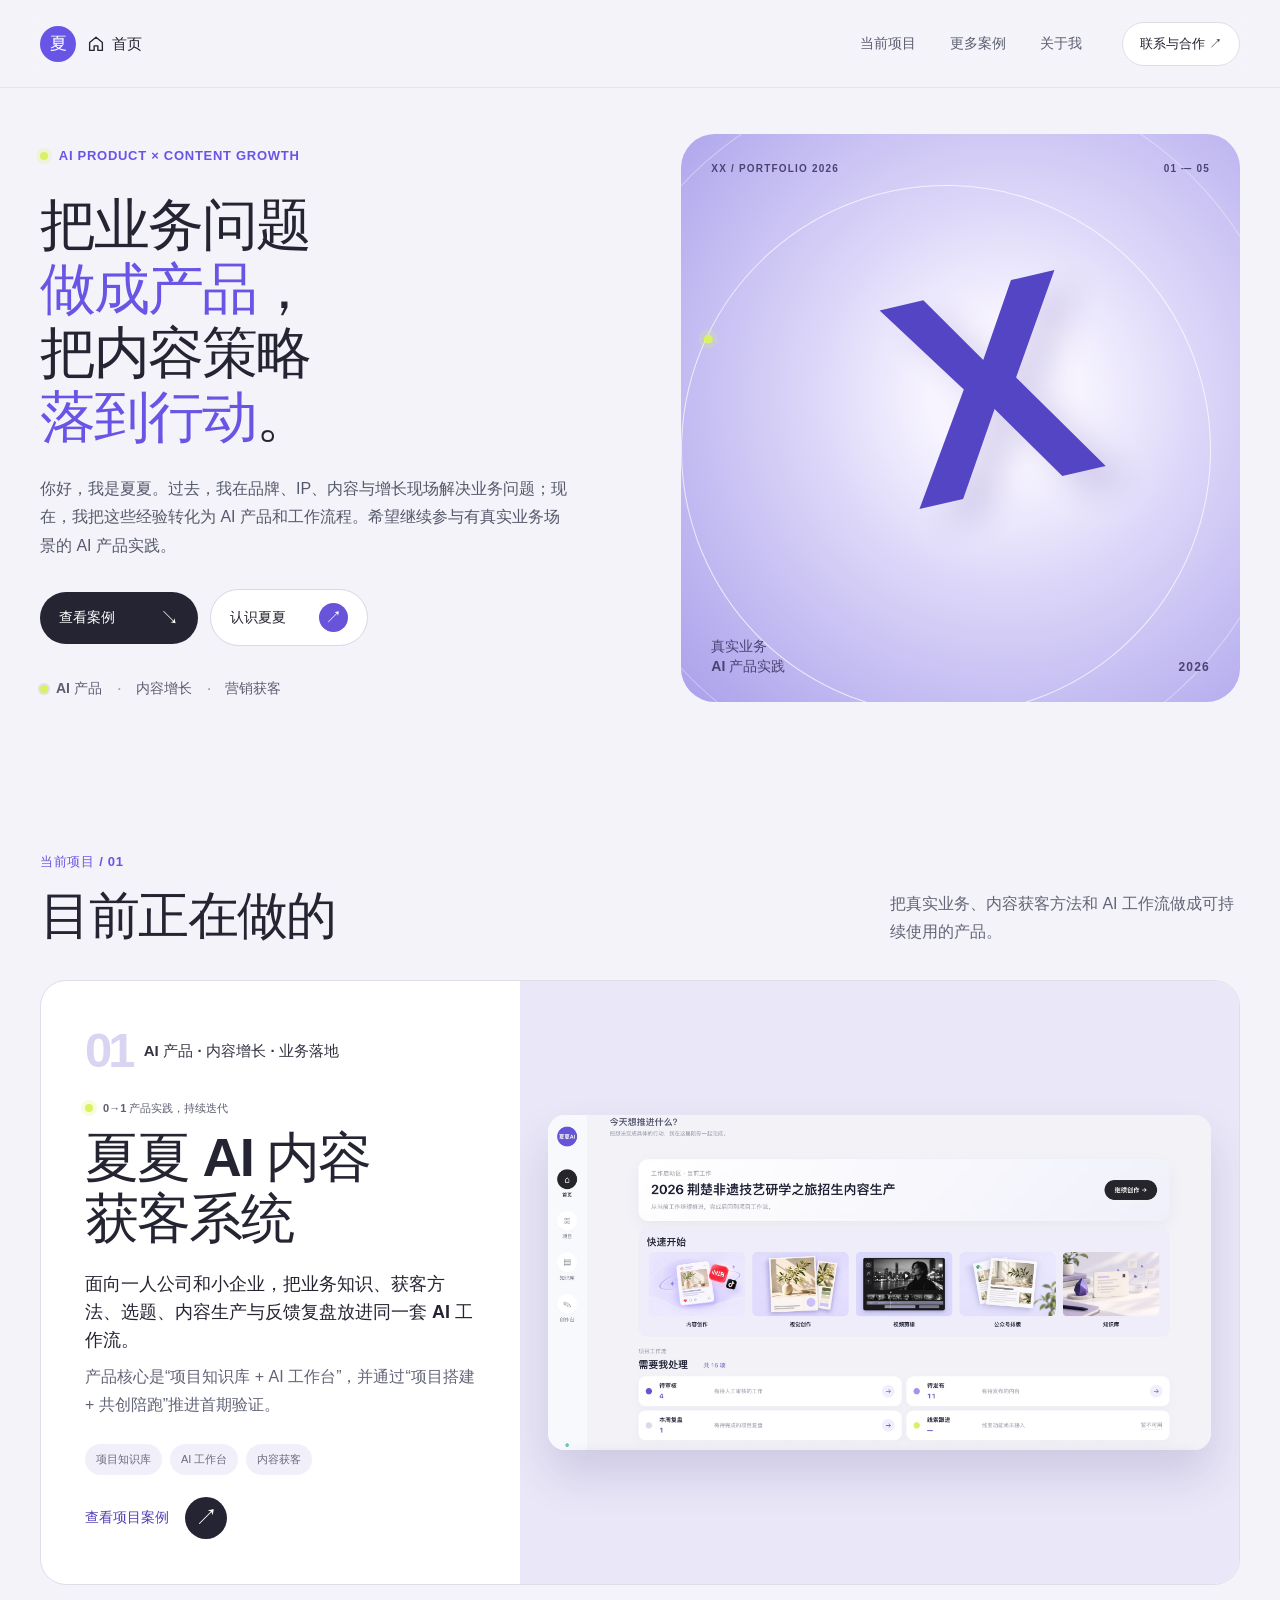
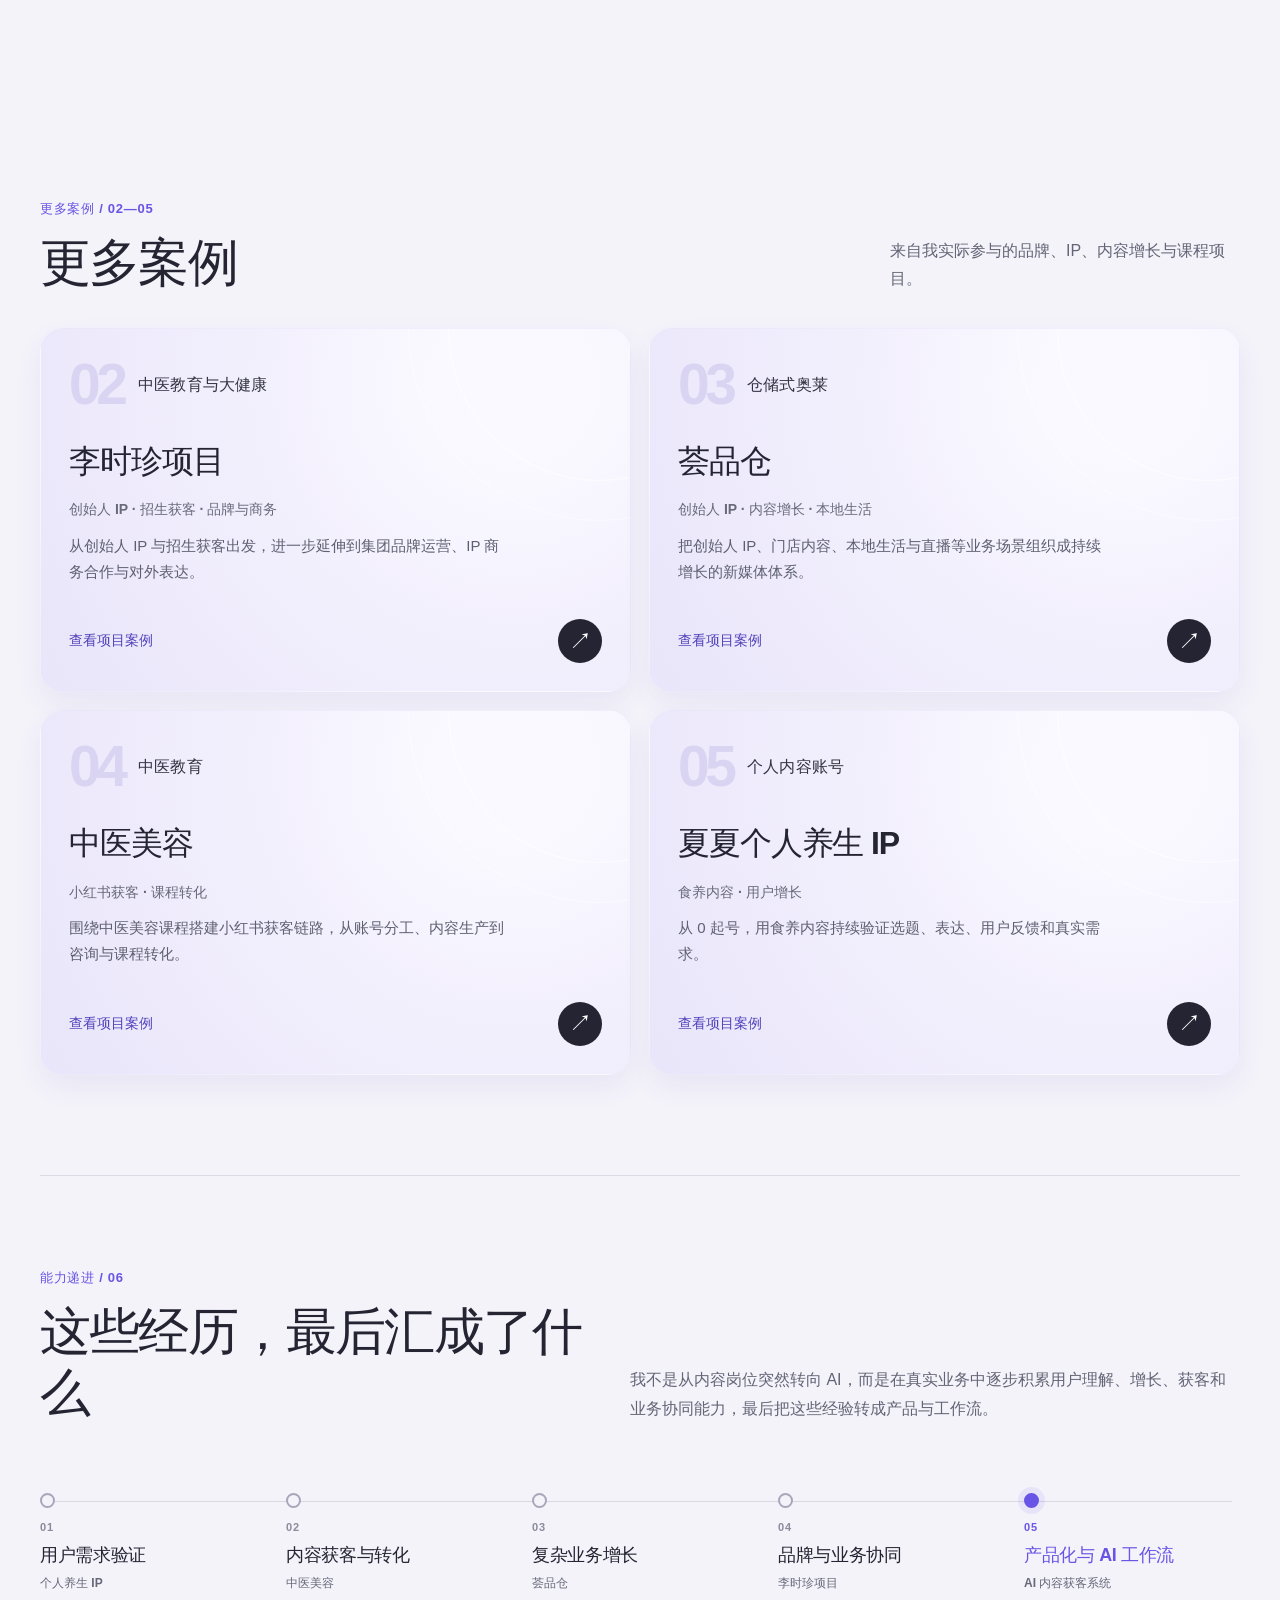
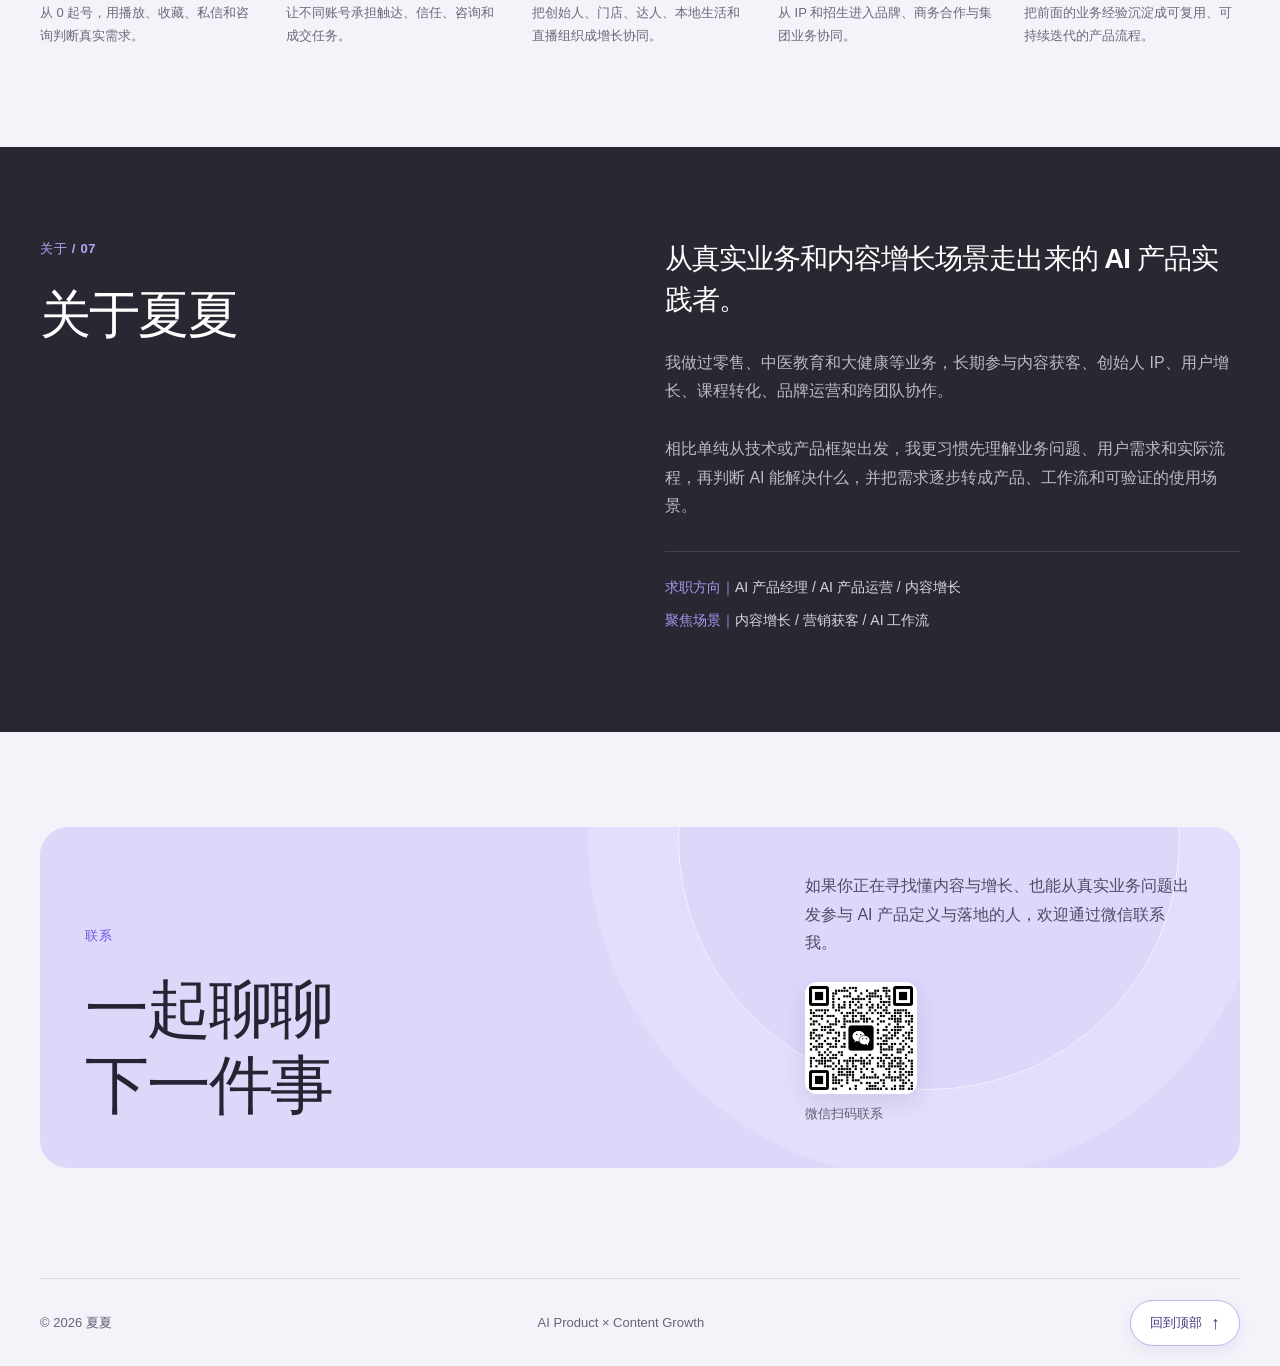
<file: index.html>
<!doctype html>
<html lang="zh-CN">
<head>
  <meta charset="utf-8">
  <meta name="viewport" content="width=device-width, initial-scale=1">
  <meta name="theme-color" content="#f4f3fa">
  <meta name="description" content="夏夏个人作品集：AI Product × Content Growth。真实业务、内容增长与 AI 产品实践。">
  <meta name="author" content="夏夏">
  <meta property="og:type" content="website">
  <meta property="og:locale" content="zh_CN">
  <meta property="og:title" content="夏夏｜AI Product × Content Growth">
  <meta property="og:description" content="从真实业务与内容增长走向 AI 产品实践。">
  <meta property="og:url" content="https://xiajiangmin.github.io/portfolio-site/">
  <meta property="og:image" content="https://xiajiangmin.github.io/portfolio-site/assets/workbench-today-selected.jpg">
  <meta name="twitter:card" content="summary_large_image">
  <link rel="canonical" href="https://xiajiangmin.github.io/portfolio-site/">
  <link rel="icon" href="favicon.svg" type="image/svg+xml">
  <title>夏夏｜AI Product × Content Growth</title>
  <link rel="stylesheet" href="styles.css">
  <style>
    .hero{min-height:620px;padding-top:46px;padding-bottom:58px}.hero-content{padding-top:12px}.hero h1{font-size:clamp(42px,4.35vw,68px);line-height:1.14;margin-bottom:26px}.hero-art{min-height:500px}.hero-lede{color:#56596b;font-size:16px;line-height:1.85}.hero-tags{padding-top:30px}.hero-tags span{color:#5f6072}.section{padding-top:92px;padding-bottom:100px}.section-head{margin-bottom:34px}.section-head>p{color:#636576}.feature-copy>p:not(.card-index){color:#626477}.case-status{color:#5d5f70}.v2-shot-visual .workbench-shot{transform:none!important}.home-cases-grid{display:grid;grid-template-columns:repeat(2,minmax(0,1fr));gap:18px}.home-cases-grid .related-case{min-height:238px}.home-case-type{display:block;margin:0 0 12px;color:#686a7b;font-size:12px;font-weight:700}.home-case-desc{color:#5e6072!important}.career-line span,.career-line i{color:#d0cfda}.wechat-qr img{width:112px!important;height:112px!important}.wechat-qr{width:112px;height:112px}.wechat-qr-label{color:#5e6072}
    .capability-section{border-top:1px solid #dddce6}.capability-head>p{max-width:610px}.capability-path{position:relative;display:grid;grid-template-columns:repeat(5,minmax(0,1fr));gap:30px;padding-top:34px}.capability-path::before{content:"";position:absolute;top:44px;left:8px;right:8px;height:1px;background:#d9d7e3}.capability-step{position:relative;z-index:1;display:block;min-width:0;padding-top:30px;color:#242432;text-decoration:none}.capability-step::before{content:"";position:absolute;top:2px;left:0;width:15px;height:15px;border-radius:50%;background:#f4f3fa;border:2px solid #aaa6ba;box-sizing:border-box}.capability-step:hover strong{color:#6955e5}.capability-index{display:block;margin-bottom:10px;color:#8a8b9b;font-size:11px;font-weight:800;letter-spacing:.08em}.capability-step strong{display:block;margin-bottom:7px;font-size:18px;line-height:1.4;letter-spacing:-.02em}.capability-case{display:block;margin-bottom:10px;color:#666879;font-size:12px;font-weight:700}.capability-step p{margin:0;color:#686a7b;font-size:13px;line-height:1.72}.capability-step.is-current::before{background:#6955e5;border-color:#6955e5;box-shadow:0 0 0 6px rgba(105,85,229,.09)}.capability-step.is-current .capability-index,.capability-step.is-current strong{color:#6955e5}
    .about-copy .about-large{max-width:800px;font-size:clamp(27px,2.15vw,38px);line-height:1.48;letter-spacing:-.035em}.about-copy>p:not(.about-large){max-width:760px}.about-focus{display:grid;gap:10px;margin-top:30px;padding-top:24px;border-top:1px solid rgba(255,255,255,.12)}.about-focus p{margin:0;color:#d8d5e4;font-size:14px;line-height:1.65}.about-focus span{color:#a89af2;font-weight:700}
    @media (max-width:900px){.home-cases-grid{grid-template-columns:1fr}.hero{min-height:auto}.hero-art{min-height:430px}.section{padding-top:72px;padding-bottom:82px}.capability-path{grid-template-columns:1fr;gap:0;padding:8px 0 0 34px}.capability-path::before{top:16px;bottom:22px;left:7px;right:auto;width:1px;height:auto}.capability-step{padding:0 0 30px 16px}.capability-step::before{top:3px;left:-34px}.capability-step:last-child{padding-bottom:0}}
    @media(max-width:680px){.wrap{width:min(calc(100% - 28px),var(--wrap))}.hero{padding-top:28px;padding-bottom:46px;grid-template-columns:1fr}.hero h1{font-size:40px}.hero-art{min-height:360px;border-radius:24px}.feature-card{grid-template-columns:1fr}.feature-copy{padding:30px 24px}.feature-copy h3{font-size:42px}.contact-card{padding:30px 24px;align-items:flex-start;flex-direction:column}.about-grid{grid-template-columns:1fr}.about-copy .about-large{font-size:30px}.about-focus{margin-top:24px;padding-top:20px}}
  </style>
  <script src="script.js" defer></script>
<link rel="stylesheet" href="ui-refinement.css?v=f20b8a18d5"></head>
<body id="top">
  <header class="site-header"><a class="brand" href="index.html" aria-label="返回首页"><span class="brand-symbol">夏</span><span class="brand-home"><svg viewBox="0 0 24 24" aria-hidden="true" focusable="false"><path d="m3.5 10 8.5-7 8.5 7v10.5h-6v-6h-5v6h-6z"/></svg><span>首页</span></span></a><button class="menu-toggle" aria-expanded="false" aria-controls="site-nav" aria-label="打开导航"><span></span><span></span></button><nav id="site-nav" class="site-nav" aria-label="主导航"><a href="index.html#work">当前项目</a><a href="index.html#more">更多案例</a><a href="index.html#about">关于我</a></nav><a class="header-cta" href="index.html#contact">联系与合作 ↗</a></header>
  <main>
    <section class="hero wrap"><div class="hero-content"><p class="eyebrow"><span class="signal-dot"></span> AI PRODUCT × CONTENT GROWTH</p><h1 id="hero-title">把业务问题<br><em>做成产品</em>，<br>把内容策略<br><em>落到行动</em>。</h1><p class="hero-lede">你好，我是夏夏。过去，我在品牌、IP、内容与增长现场解决业务问题；现在，我把这些经验转化为 AI 产品和工作流程。希望继续参与有真实业务场景的 AI 产品实践。</p><div class="hero-actions"><a class="button button-dark" href="#work">查看案例 <span aria-hidden="true">↘</span></a><a class="hero-secondary" href="#about">认识夏夏 <span class="hero-secondary-icon" aria-hidden="true">↗</span></a></div><div class="hero-tags"><span>AI 产品</span><span>内容增长</span><span>营销获客</span></div></div><div class="hero-art" aria-label="夏夏作品集视觉图形"><div class="art-topline"><span>XX / PORTFOLIO 2026</span><span>01 — 05</span></div><div class="orbit orbit-one"></div><div class="orbit orbit-two"></div><div class="hero-monogram">X</div><div class="art-bottom"><span>真实业务<br>AI 产品实践</span><span class="art-year">2026</span></div></div></section>
    <section id="work" class="section wrap" aria-labelledby="work-title"><div class="section-head"><div><p class="eyebrow">当前项目 / 01</p><h2 id="work-title">目前正在做的</h2></div><p>把真实业务、内容获客方法和 AI 工作流做成可持续使用的产品。</p></div><a class="feature-card ai-card v2-featured" href="ai-workbench.html"><div class="feature-copy"><div class="case-kicker"><span class="case-kicker-number" aria-hidden="true">01</span><span class="case-kicker-text">AI 产品 · 内容增长 · 业务落地</span></div><span class="case-status"><span class="signal-dot"></span> 0→1 产品实践，持续迭代</span><h3>夏夏 AI 内容<br>获客系统</h3><p><strong>面向一人公司和小企业，把业务知识、获客方法、选题、内容生产与反馈复盘放进同一套 AI 工作流。</strong> 产品核心是“项目知识库 + AI 工作台”，并通过“项目搭建 + 共创陪跑”推进首期验证。</p><div class="feature-footer"><span class="pill">项目知识库</span><span class="pill">AI 工作台</span><span class="pill">内容获客</span></div><div class="feature-card-action">查看项目案例 <span class="round-arrow" aria-hidden="true">↗</span></div></div><div class="feature-visual v2-shot-visual"><figure class="workbench-shot"><div class="shot-crop"><img src="assets/workbench-today-selected.jpg" alt="夏夏 AI 内容获客系统工作台真实界面" loading="eager" fetchpriority="high" width="2400" height="1215"></div></figure></div></a></section>
    <section id="more" class="section wrap" aria-labelledby="more-title"><div class="section-head"><div><p class="eyebrow">更多案例 / 02—05</p><h2 id="more-title">更多案例</h2></div><p>来自我实际参与的品牌、IP、内容增长与课程项目。</p></div><div class="home-cases-grid"><a class="related-case" href="lishizhen.html"><div class="case-kicker"><span class="case-kicker-number" aria-hidden="true">02</span><span class="case-kicker-text">中医教育与大健康</span></div><h3>李时珍项目</h3><span class="home-case-type">创始人 IP · 招生获客 · 品牌与商务</span><p class="home-case-desc">从创始人 IP 与招生获客出发，进一步延伸到集团品牌运营、IP 商务合作与对外表达。</p><div><span>查看项目案例</span><b aria-hidden="true">↗</b></div></a><a class="related-case" href="huipincang.html"><div class="case-kicker"><span class="case-kicker-number" aria-hidden="true">03</span><span class="case-kicker-text">仓储式奥莱</span></div><h3>荟品仓</h3><span class="home-case-type">创始人 IP · 内容增长 · 本地生活</span><p class="home-case-desc">把创始人 IP、门店内容、本地生活与直播等业务场景组织成持续增长的新媒体体系。</p><div><span>查看项目案例</span><b aria-hidden="true">↗</b></div></a><a class="related-case" href="tcm-beauty.html"><div class="case-kicker"><span class="case-kicker-number" aria-hidden="true">04</span><span class="case-kicker-text">中医教育</span></div><h3>中医美容</h3><span class="home-case-type">小红书获客 · 课程转化</span><p class="home-case-desc">围绕中医美容课程搭建小红书获客链路，从账号分工、内容生产到咨询与课程转化。</p><div><span>查看项目案例</span><b aria-hidden="true">↗</b></div></a><a class="related-case" href="wellness-ip.html"><div class="case-kicker"><span class="case-kicker-number" aria-hidden="true">05</span><span class="case-kicker-text">个人内容账号</span></div><h3>夏夏个人养生 IP</h3><span class="home-case-type">食养内容 · 用户增长</span><p class="home-case-desc">从 0 起号，用食养内容持续验证选题、表达、用户反馈和真实需求。</p><div><span>查看项目案例</span><b aria-hidden="true">↗</b></div></a></div></section>
    <section id="growth" class="section wrap capability-section" aria-labelledby="growth-title"><div class="section-head capability-head"><div><p class="eyebrow">能力递进 / 06</p><h2 id="growth-title">这些经历，最后汇成了什么</h2></div><p>我不是从内容岗位突然转向 AI，而是在真实业务中逐步积累用户理解、增长、获客和业务协同能力，最后把这些经验转成产品与工作流。</p></div><div class="capability-path" aria-label="从真实业务到 AI 产品的能力递进"><a class="capability-step" href="wellness-ip.html"><span class="capability-index">01</span><strong>用户需求验证</strong><span class="capability-case">个人养生 IP</span><p>从 0 起号，用播放、收藏、私信和咨询判断真实需求。</p></a><a class="capability-step" href="tcm-beauty.html"><span class="capability-index">02</span><strong>内容获客与转化</strong><span class="capability-case">中医美容</span><p>让不同账号承担触达、信任、咨询和成交任务。</p></a><a class="capability-step" href="huipincang.html"><span class="capability-index">03</span><strong>复杂业务增长</strong><span class="capability-case">荟品仓</span><p>把创始人、门店、达人、本地生活和直播组织成增长协同。</p></a><a class="capability-step" href="lishizhen.html"><span class="capability-index">04</span><strong>品牌与业务协同</strong><span class="capability-case">李时珍项目</span><p>从 IP 和招生进入品牌、商务合作与集团业务协同。</p></a><a class="capability-step is-current" href="ai-workbench.html"><span class="capability-index">05</span><strong>产品化与 AI 工作流</strong><span class="capability-case">AI 内容获客系统</span><p>把前面的业务经验沉淀成可复用、可持续迭代的产品流程。</p></a></div></section>
    <section id="about" class="section about-section"><div class="wrap about-grid"><div><p class="eyebrow">关于 / 07</p><h2>关于夏夏</h2></div><div class="about-copy"><p class="about-large">从真实业务和内容增长场景走出来的 AI 产品实践者。</p><p>我做过零售、中医教育和大健康等业务，长期参与内容获客、创始人 IP、用户增长、课程转化、品牌运营和跨团队协作。</p><p>相比单纯从技术或产品框架出发，我更习惯先理解业务问题、用户需求和实际流程，再判断 AI 能解决什么，并把需求逐步转成产品、工作流和可验证的使用场景。</p><div class="about-focus"><p><span>求职方向｜</span>AI 产品经理 / AI 产品运营 / 内容增长</p><p><span>聚焦场景｜</span>内容增长 / 营销获客 / AI 工作流</p></div></div></div></section>
    <section id="contact" class="contact-section wrap"><div class="contact-card"><div><p class="eyebrow">联系</p><h2>一起聊聊<br>下一件事</h2></div><div class="contact-side"><p>如果你正在寻找懂内容与增长、也能从真实业务问题出发参与 AI 产品定义与落地的人，欢迎通过微信联系我。</p><a class="wechat-qr" href="assets/wechat-qr.png" target="_blank" rel="noopener" aria-label="查看夏夏的微信二维码大图"><img src="assets/wechat-qr.png" alt="夏夏的微信二维码" width="112" height="112"></a><span class="wechat-qr-label">微信扫码联系</span></div></div></section>
  </main>
  <footer class="site-footer wrap"><span>© <span data-year>2026</span> 夏夏</span><span>AI Product × Content Growth</span><a class="back-to-top" href="#top" aria-label="回到页面顶部">回到顶部 <span aria-hidden="true">↑</span></a></footer>
</body>
</html>
</file>
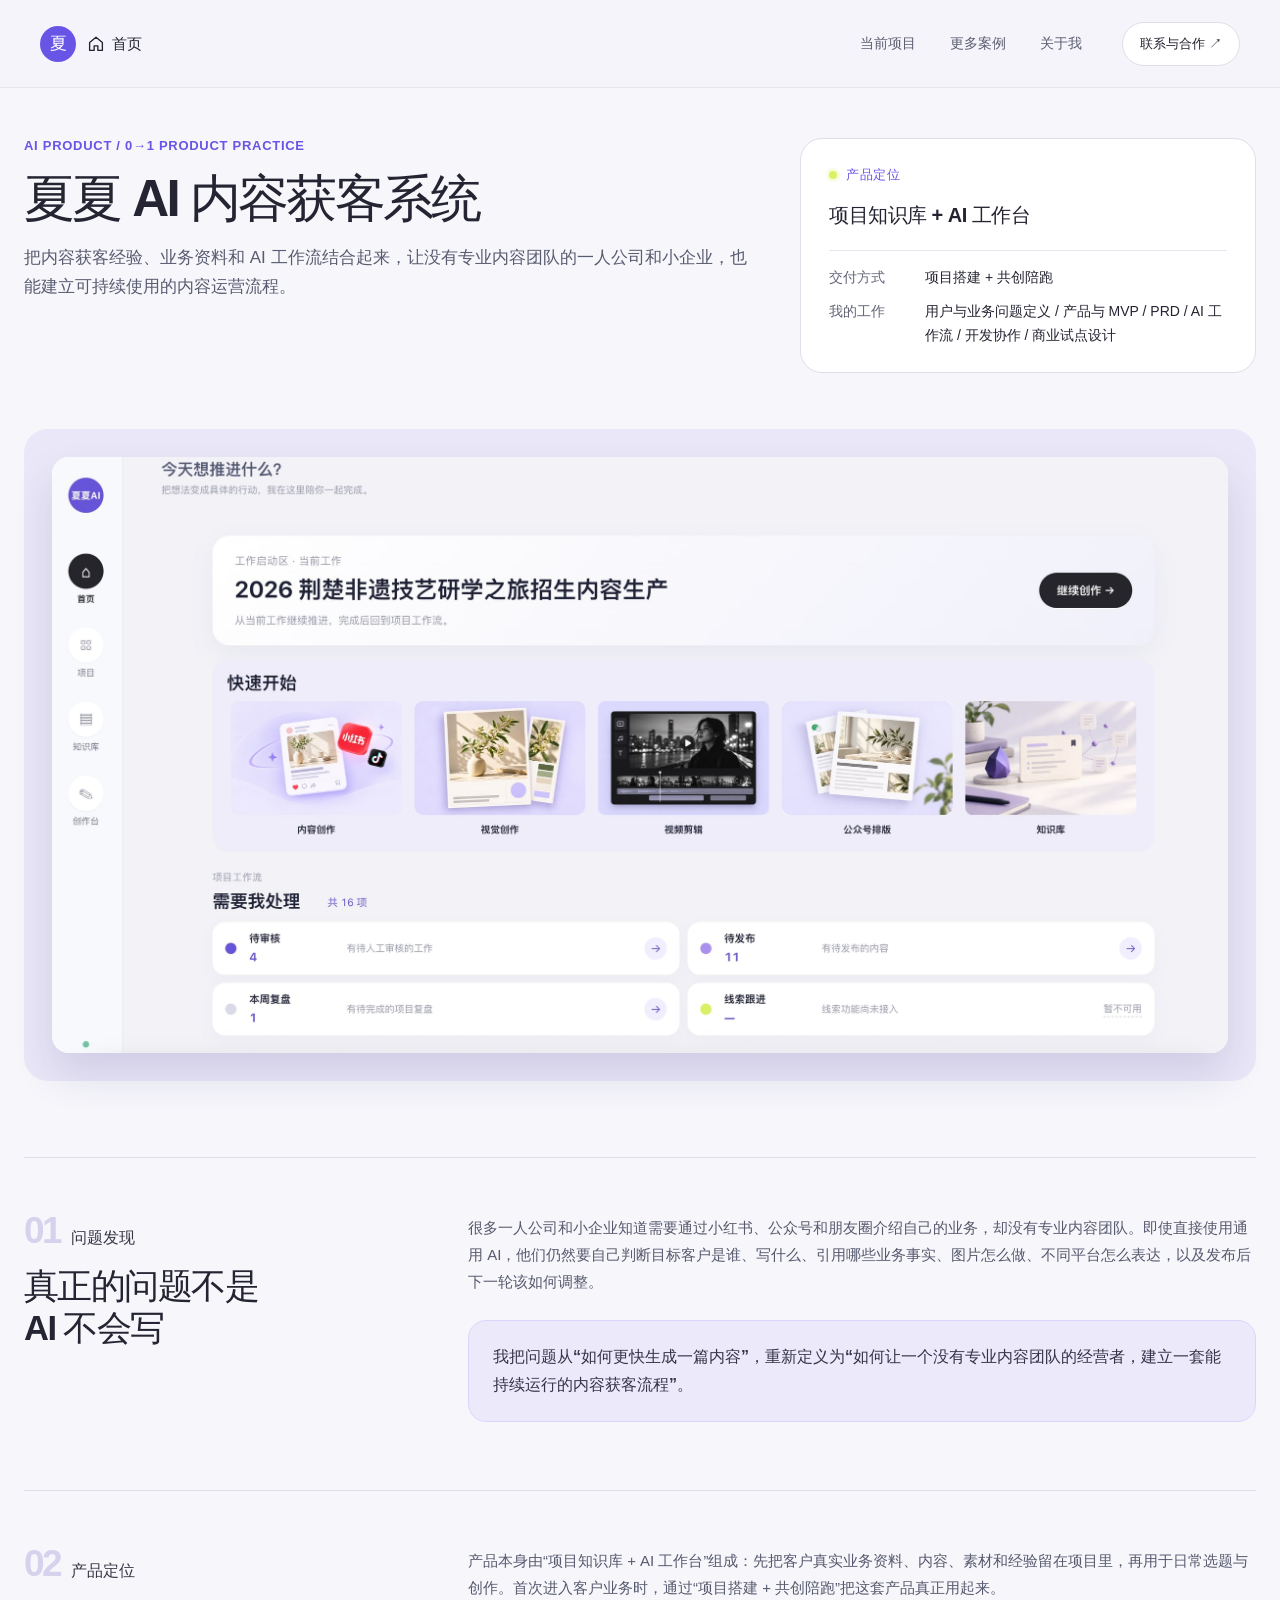
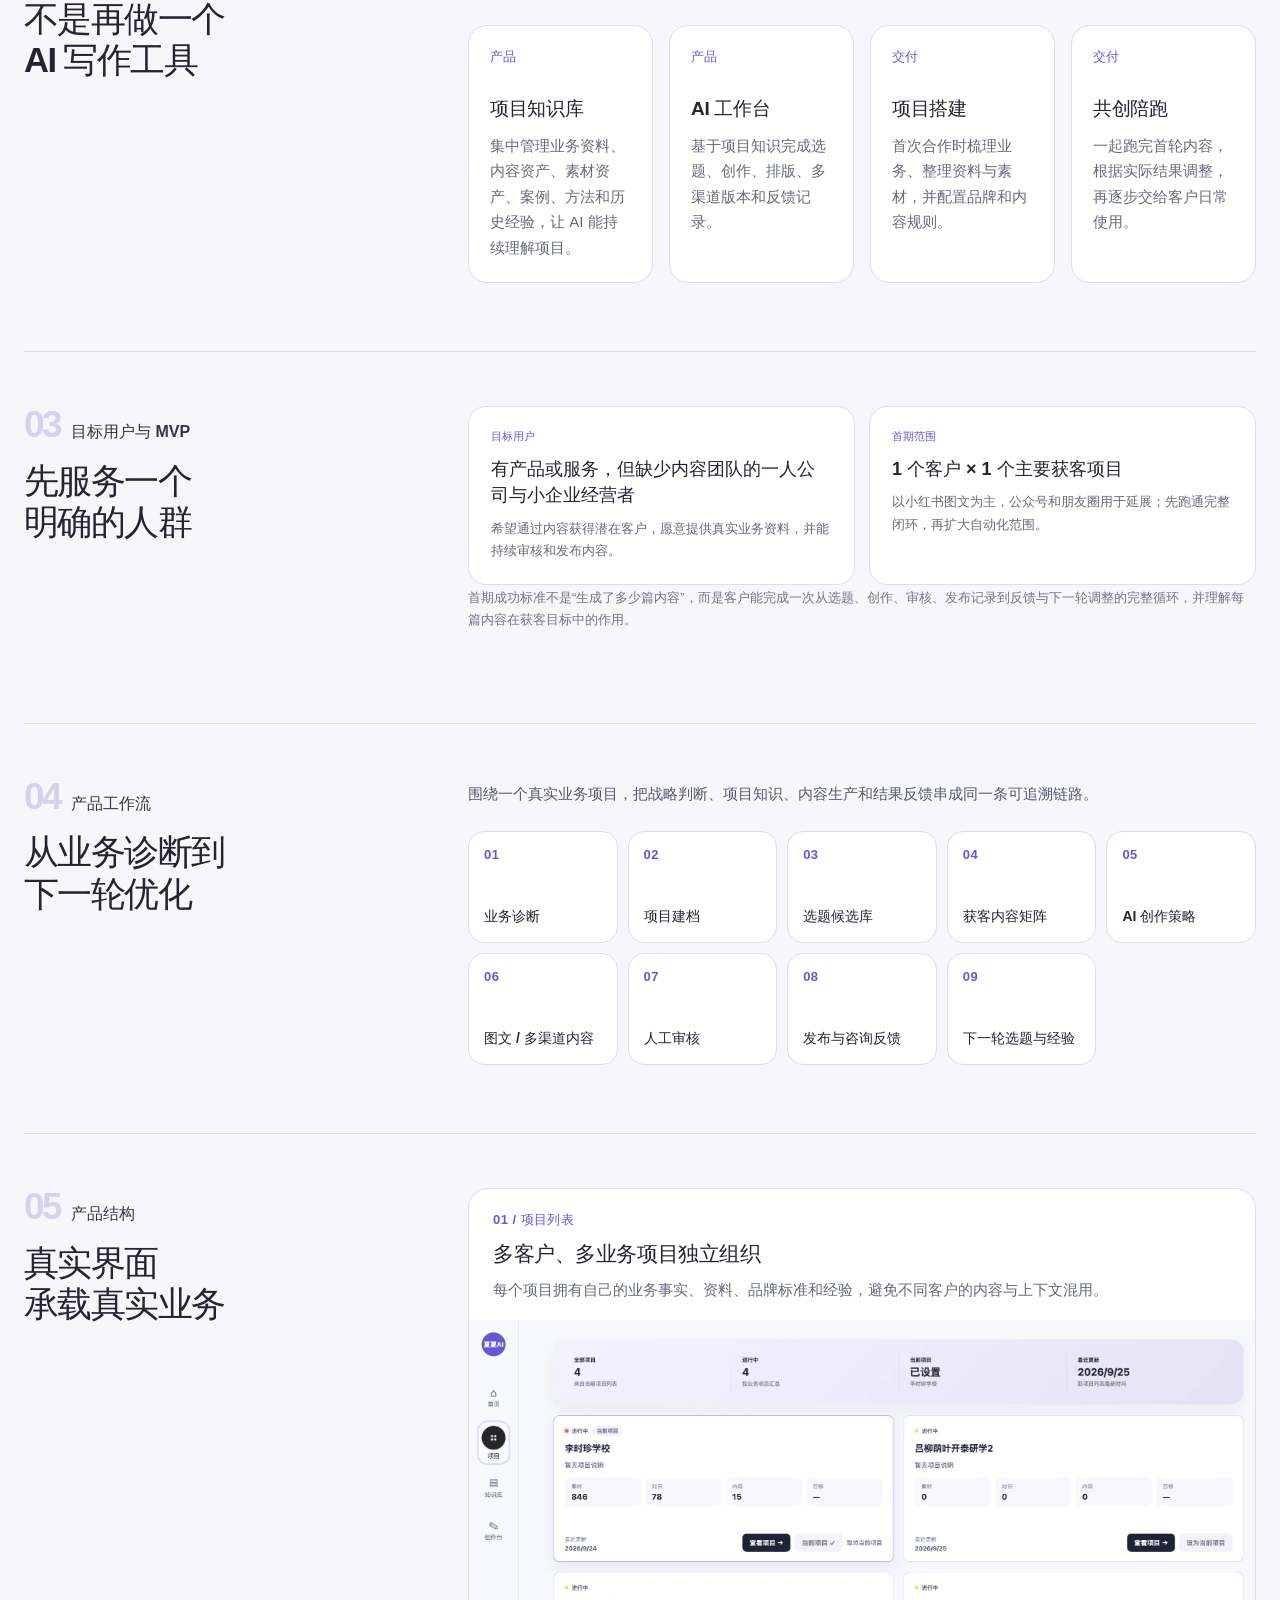
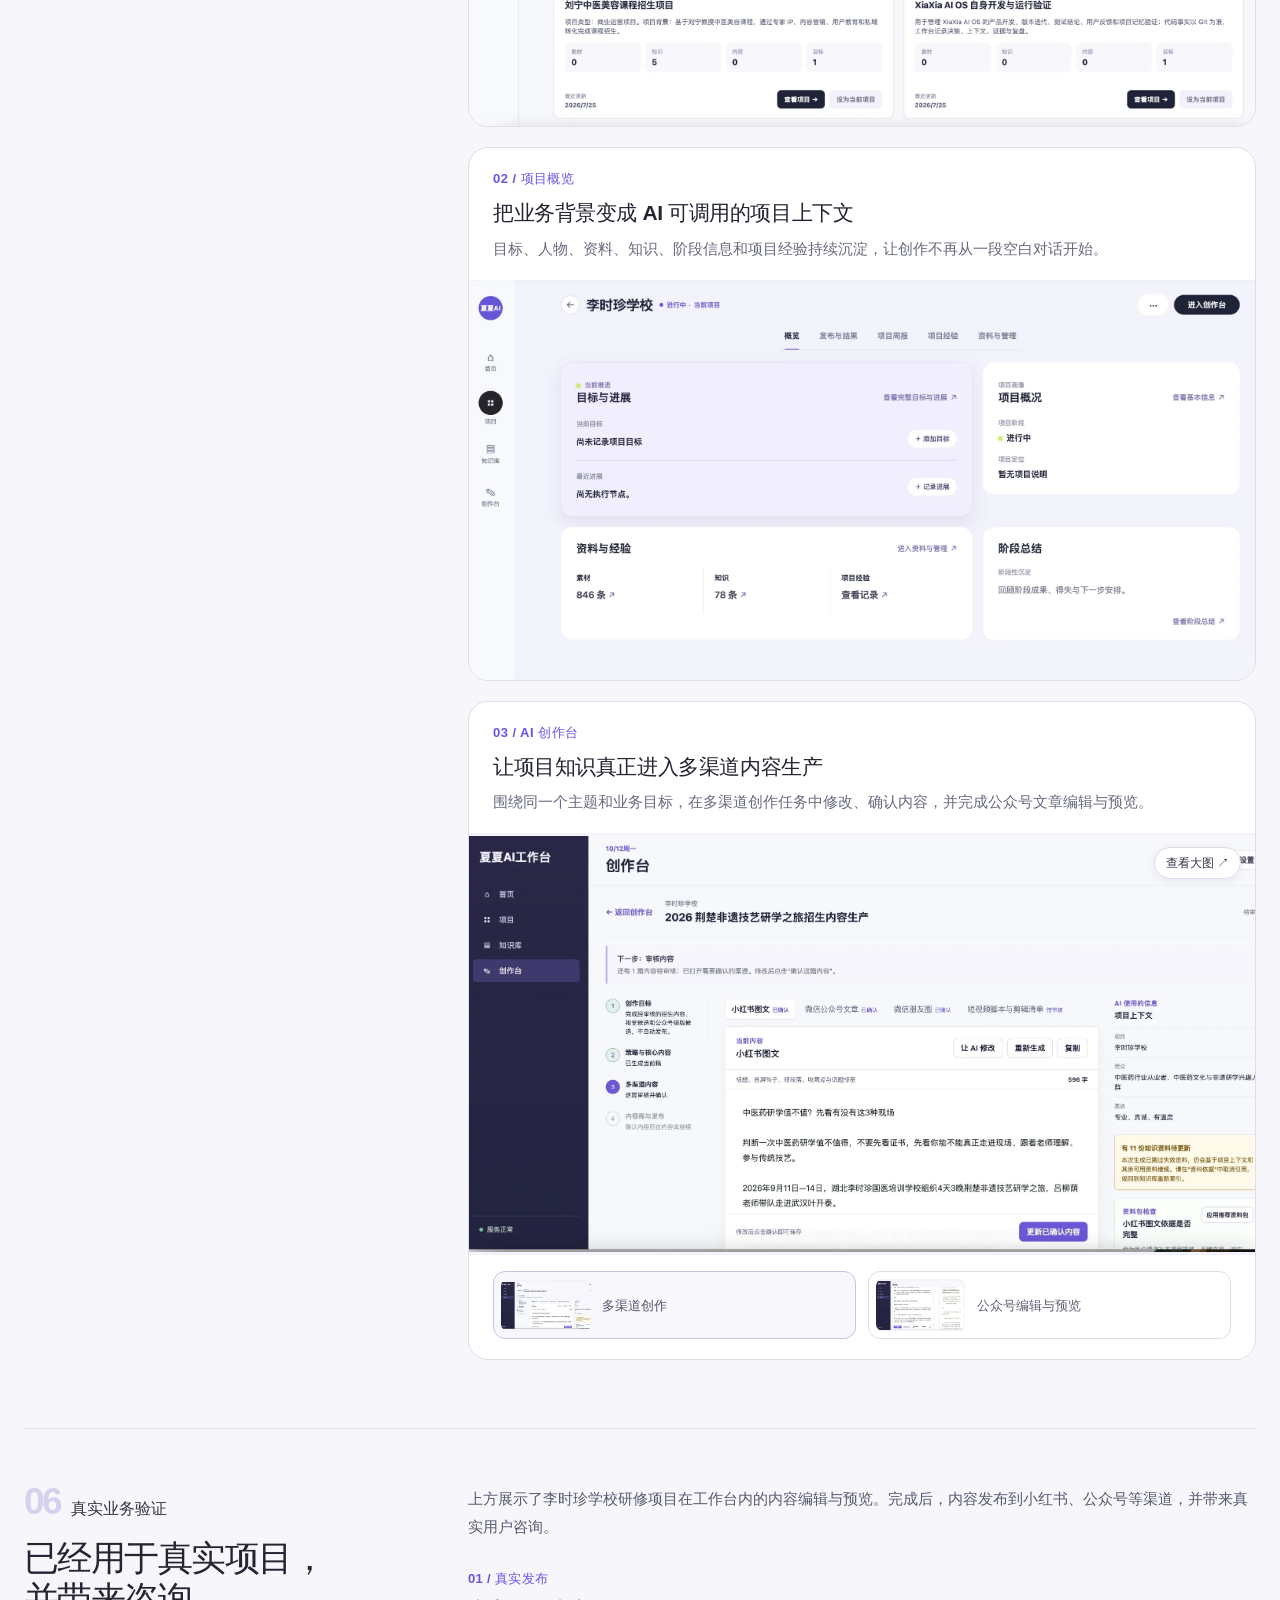
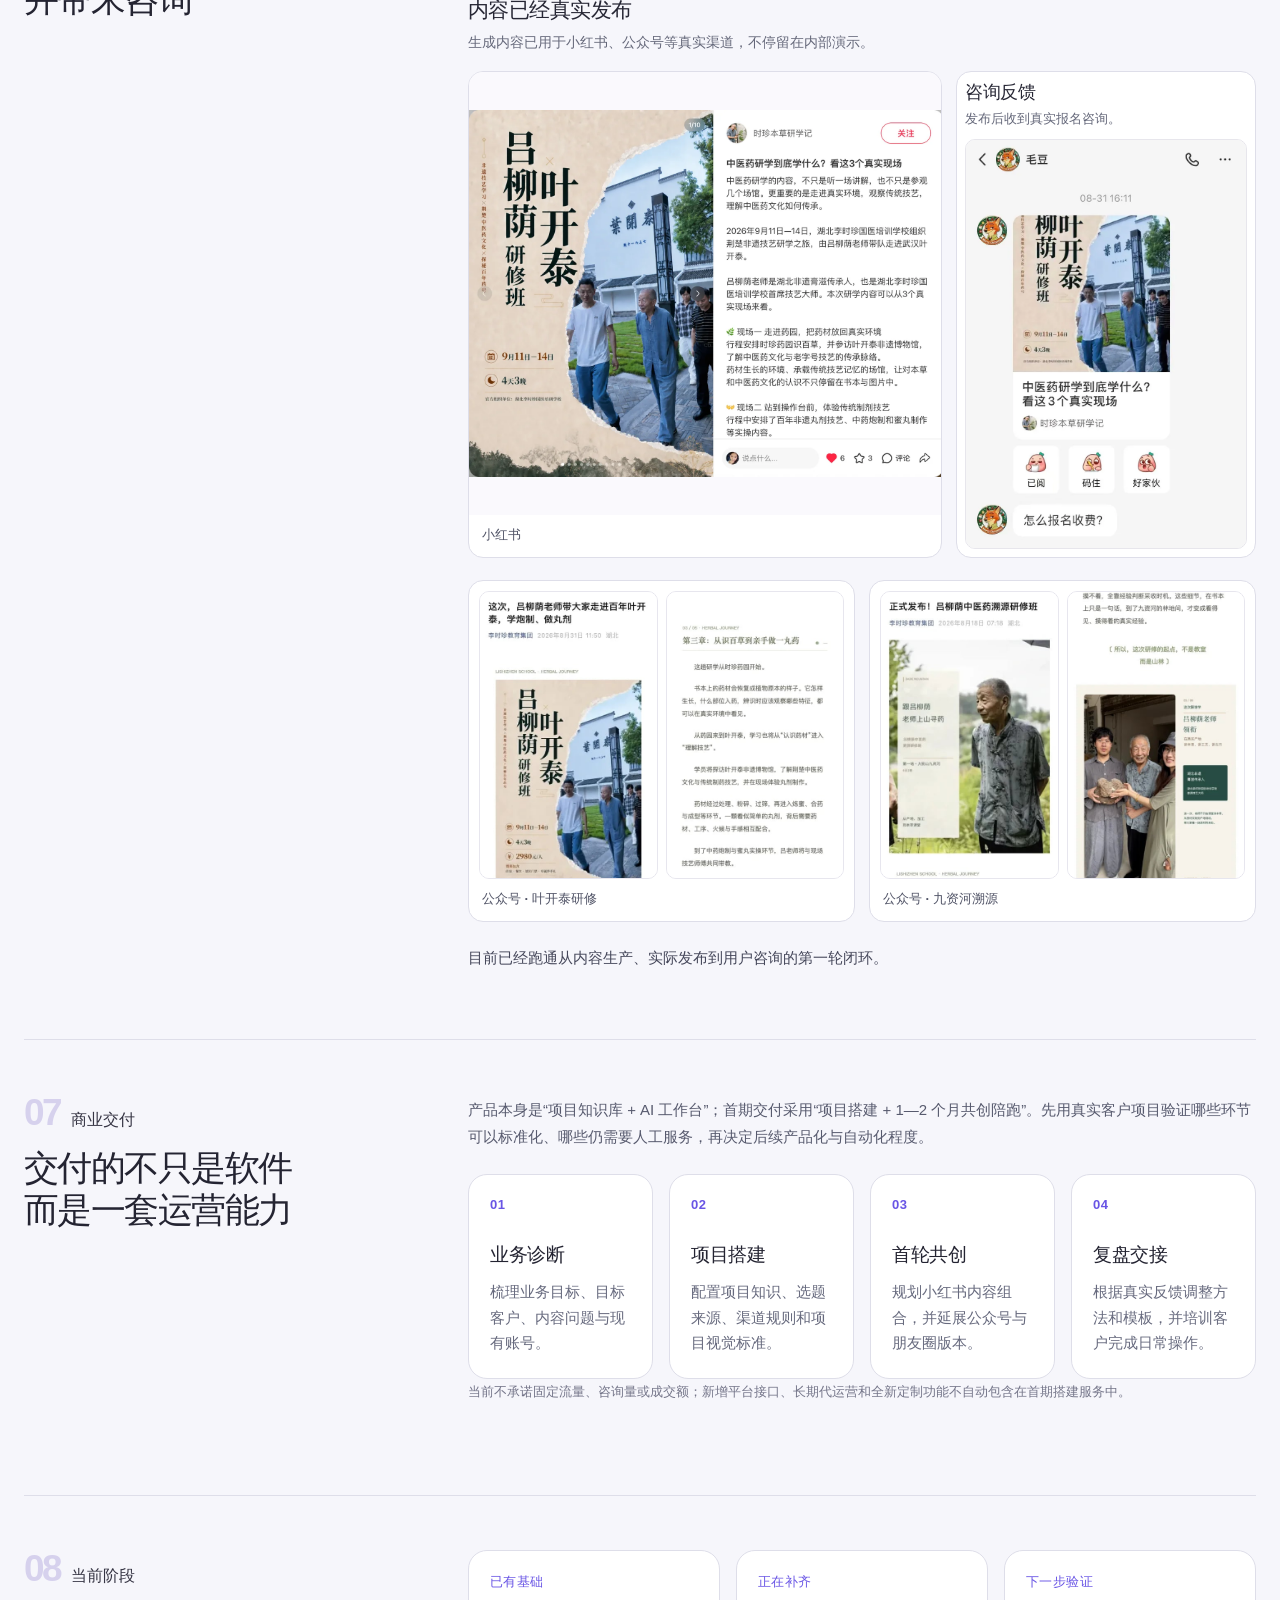
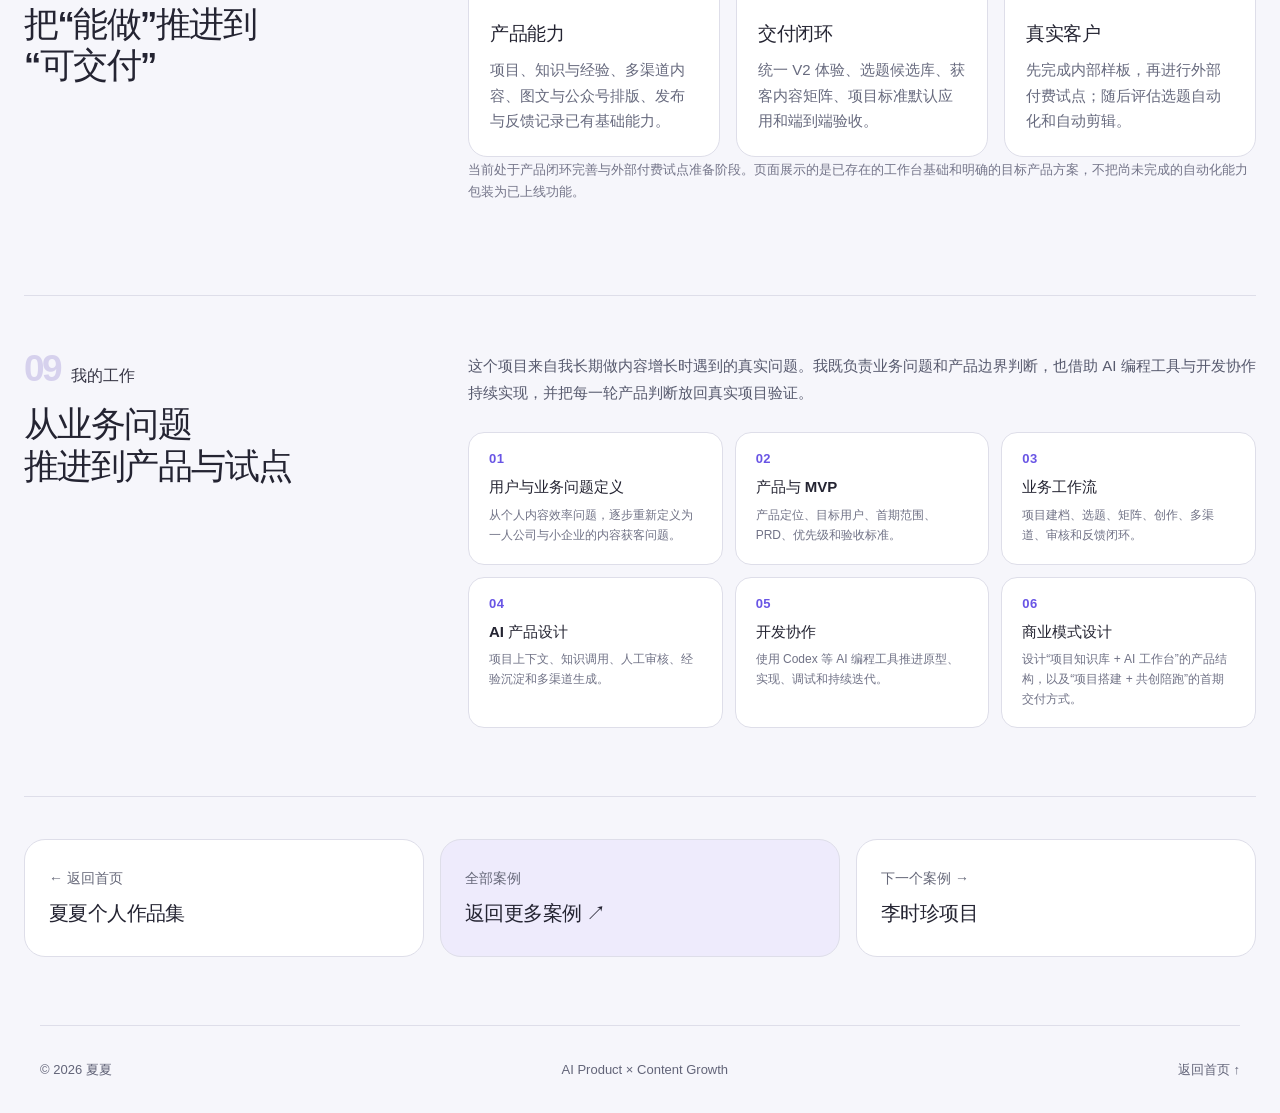
<file: ai-workbench.html>
<!doctype html>
<html lang="zh-CN">
<head>
<meta charset="utf-8"><meta name="viewport" content="width=device-width,initial-scale=1"><meta name="theme-color" content="#f6f6fb"><meta name="description" content="夏夏 AI 内容获客系统：面向一人公司和小企业，把业务知识、获客方法、选题、内容生产与反馈复盘放进同一套 AI 工作流。"><meta name="author" content="夏夏"><meta property="og:type" content="article"><meta property="og:locale" content="zh_CN"><meta property="og:title" content="夏夏 AI 内容获客系统｜夏夏作品集"><meta property="og:description" content="项目知识库 + AI 工作台，配合项目搭建 + 共创陪跑，把内容运营经验放进可持续使用的获客工作流。"><meta property="og:url" content="https://xiajiangmin.github.io/portfolio-site/ai-workbench.html"><meta property="og:image" content="https://xiajiangmin.github.io/portfolio-site/assets/workbench-today-selected.jpg"><meta name="twitter:card" content="summary_large_image"><link rel="canonical" href="https://xiajiangmin.github.io/portfolio-site/ai-workbench.html"><link rel="icon" href="favicon.svg" type="image/svg+xml"><title>夏夏 AI 内容获客系统｜夏夏作品集</title><link rel="stylesheet" href="styles.css"><link rel="stylesheet" href="case-system.css"><script src="script.js?v=336b0ee" defer></script>
<style>.d-case{background:#f6f6fb;color:#242432}.d-wrap{width:min(1272px,calc(100% - 48px));margin:0 auto}.d-hero{display:grid;grid-template-columns:minmax(0,1fr) 456px;gap:52px;padding:50px 0 56px;align-items:start}.d-kicker{margin:0 0 18px;color:#6955e5;font-size:11px;font-weight:800;letter-spacing:.12em}.d-hero h1{margin:0;font-size:clamp(44px,4vw,56px);line-height:1.08;letter-spacing:-.052em}.d-subtitle{max-width:760px;margin:18px 0 0;color:#595c70;font-size:17px;line-height:1.7}.d-intro{background:#fff;border:1px solid #dedee9;border-radius:22px;padding:26px 28px 25px}.d-intro-label{margin:0 0 16px;color:#6955e5;font-size:11px;font-weight:800}.d-intro strong{display:block;font-size:20px;line-height:1.5;letter-spacing:-.025em}.d-intro-rule{height:1px;background:#e6e5ef;margin:20px 0 15px}.d-intro-row{display:grid;grid-template-columns:78px 1fr;gap:18px;align-items:start;font-size:13px;line-height:1.7}.d-intro-row+.d-intro-row{margin-top:10px}.d-intro-row span:first-child{color:#626477;font-weight:700}.d-shot-wrap{background:#eae7f8;border-radius:24px;padding:28px;margin-bottom:76px;display:grid;place-items:center}.d-shot{margin:0;width:100%;min-width:0}.d-shot-crop{width:100%;overflow:hidden;border-radius:17px;background:#fff;box-shadow:0 22px 40px rgba(56,47,112,.14)}.d-shot-crop img{display:block;width:100%;height:auto}.d-section{display:grid;grid-template-columns:380px minmax(0,1fr);gap:64px;padding:54px 0 68px;border-top:1px solid #dedee9}.d-section-label{margin:0 0 16px;color:#6955e5;font-size:11px;font-weight:800;letter-spacing:.12em}.d-section h2{margin:0;max-width:380px;font-size:clamp(32px,2.7vw,40px);line-height:1.2;letter-spacing:-.045em}.d-section-copy>p{margin:2px 0 24px;max-width:800px;color:#575a6e;font-size:15px;line-height:1.82}.d-design-grid{display:grid;grid-template-columns:repeat(3,1fr);gap:16px}.d-design-grid.four{grid-template-columns:repeat(4,1fr)}.d-design-card{min-height:176px;background:#fff;border:1px solid #dedee9;border-radius:19px;padding:22px 21px}.d-design-card small,.d-flow-item small{display:block;color:#6955e5;font-size:11px;font-weight:800;margin-bottom:30px}.d-design-card h3{margin:0 0 10px;font-size:19px;line-height:1.4}.d-design-card p{margin:0;color:#676a7e;font-size:13px;line-height:1.72}.d-flow{display:grid;grid-template-columns:repeat(5,1fr);gap:10px}.d-flow-item{min-height:112px;background:#fff;border:1px solid #dedee9;border-radius:16px;padding:15px;display:flex;flex-direction:column}.d-flow-item small{margin-bottom:auto}.d-flow-item strong{font-size:13px;line-height:1.45}.d-screen-list{display:grid;gap:20px}.d-screen-card{overflow:hidden;background:#fff;border:1px solid #dedee9;border-radius:20px}.d-screen-copy{padding:22px 24px 18px}.d-screen-copy small{display:block;color:#6955e5;font-size:11px;font-weight:800;letter-spacing:.09em}.d-screen-copy h3{margin:10px 0 8px;font-size:21px;line-height:1.4;letter-spacing:-.025em}.d-screen-copy p{margin:0;color:#676a7e;font-size:14px;line-height:1.75}.d-screen-card>a{display:block;background:#f4f2fc}.d-screen-card img{display:block;width:100%;height:auto}.d-screen-card>a:focus-visible{outline:3px solid #6955e5;outline-offset:-3px}.d-work{display:grid;grid-template-columns:repeat(3,1fr);gap:12px;margin-top:26px}.d-work-item{background:#fff;border:1px solid #dedee9;border-radius:16px;padding:18px 20px;min-height:104px}.d-work-item span{display:block;color:#6955e5;font-size:11px;font-weight:800;margin-bottom:10px}.d-work-item strong{display:block;font-size:14px;line-height:1.5}.d-work-item p{margin:7px 0 0;color:#707286;font-size:12px;line-height:1.65}.d-note{margin-top:18px;color:#747589!important;font-size:12px!important;line-height:1.7!important}.d-highlight{padding:22px 24px;border-radius:18px;background:#ece9fb;border:1px solid #dcd5fb;color:#353347;font-size:16px;line-height:1.75;font-weight:700}.d-scope{display:grid;grid-template-columns:1fr 1fr;gap:14px}.d-scope-card{background:#fff;border:1px solid #dedee9;border-radius:18px;padding:22px}.d-scope-card span{display:block;color:#6955e5;font-size:11px;font-weight:800;margin-bottom:12px}.d-scope-card strong{display:block;font-size:18px;line-height:1.45}.d-scope-card p{margin:9px 0 0;color:#686a7c;font-size:13px;line-height:1.7}@media(max-width:1000px){.d-design-grid.four{grid-template-columns:1fr 1fr}}@media(max-width:900px){.d-hero{grid-template-columns:1fr;gap:28px}.d-section{grid-template-columns:1fr;gap:26px}.d-section h2{max-width:720px}.d-design-grid{grid-template-columns:1fr 1fr}.d-flow{grid-template-columns:repeat(2,1fr)}.d-work{grid-template-columns:1fr 1fr}}@media(max-width:680px){.d-wrap{width:min(100% - 28px,1272px)}.d-hero{padding-top:32px;padding-bottom:42px}.d-hero h1{font-size:38px}.d-subtitle{font-size:16px}.d-intro{padding:22px}.d-intro-row{grid-template-columns:1fr;gap:7px}.d-shot-wrap{padding:14px;border-radius:18px;margin-bottom:52px}.d-section{padding:38px 0 50px}.d-section h2{font-size:32px}.d-design-grid,.d-design-grid.four,.d-flow,.d-work,.d-scope{grid-template-columns:1fr}.d-screen-copy{padding:18px}.d-screen-copy h3{font-size:19px}.d-screen-copy p{font-size:13px}}</style>
<link rel="stylesheet" href="ui-refinement.css"><style>
.d-validation-section{scroll-margin-top:96px}
.d-validation-content{min-width:0}
.d-validation-content>p:first-child{margin-bottom:30px}
.validation-step+.validation-step{margin-top:40px;padding-top:35px;border-top:1px solid #e2e1eb}
.validation-step-heading{margin-bottom:16px}
.validation-step-heading span{display:block;margin-bottom:8px;color:#6955e5;font-size:13px;font-weight:750;letter-spacing:.025em}
.validation-step h3{margin:0 0 7px;color:#272735;font-size:21px;line-height:1.35;letter-spacing:-.025em}
.validation-step-heading p{margin:0;color:#65687a;font-size:14px;line-height:1.7}
.creation-view-switch{display:grid;grid-template-columns:repeat(2,minmax(0,1fr));gap:12px;padding:16px 24px 20px}
.creation-view-switch button{appearance:none;display:flex;align-items:center;gap:11px;min-width:0;border:1px solid #dedbe9;border-radius:12px;background:#fff;color:#5e6072;padding:7px;text-align:left;font:inherit;font-size:13px;font-weight:700;line-height:1.35;cursor:pointer}
.creation-view-switch button img{display:block;flex:0 0 90px;width:90px;height:52px;object-fit:contain;border-radius:7px;background:#f4f2fc}
.creation-view-switch button[aria-pressed="true"]{border-color:#c8c2e5;background:#f8f7fc;color:#57546c}
.creation-view-switch button:hover{border-color:#9f92e9}
.creation-view-switch button:focus-visible{outline:3px solid #6955e5;outline-offset:2px}
.creation-view-track{display:flex;overflow-x:auto;scroll-snap-type:x mandatory;scrollbar-width:none;overscroll-behavior-inline:contain;background:#f4f2fc}
.creation-view-track::-webkit-scrollbar{display:none}
.creation-view-slide{display:grid;place-items:center;position:relative;flex:0 0 100%;min-width:0;aspect-ratio:1.86;scroll-snap-align:start;background:#f4f2fc}
.creation-view-slide img{display:block;width:100%;height:100%;object-fit:contain}
.creation-view-open{position:absolute;right:14px;top:14px;padding:8px 11px;border:1px solid #dedbe9;border-radius:999px;background:rgba(255,255,255,.96);color:#353347;font-size:12px;font-weight:700;line-height:1.2;box-shadow:0 2px 8px rgba(39,32,73,.08)}
.creation-view-slide:focus-visible{outline:3px solid #6955e5;outline-offset:-3px}
.validation-proof-row{display:grid;grid-template-columns:minmax(0,64fr) minmax(300px,36fr);gap:14px;align-items:stretch;margin-bottom:22px}
.validation-proof-row>figure{min-width:0}
.validation-publish-list{display:grid;grid-template-columns:repeat(2,minmax(0,1fr));gap:14px;align-items:start}
.validation-publish-item{min-width:0;margin:0;overflow:hidden;border:1px solid #dedee9;border-radius:15px;background:#fff}
.validation-publish-item a{display:block}
.validation-publish-item img{display:block;width:100%;height:auto}
.validation-publish-item figcaption{padding:11px 13px 13px;color:#505366;font-size:13px;font-weight:650;line-height:1.4}
.validation-publish-xhs,.validation-publish-list>.validation-publish-item{display:flex;flex-direction:column}
.validation-publish-xhs>a{flex:1;display:flex;align-items:center;background:#faf9fd}
.validation-publish-xhs figcaption,.validation-publish-list figcaption{margin-top:auto}
.validation-wechat-pair{display:grid;grid-template-columns:repeat(2,minmax(0,1fr));gap:8px;padding:10px 10px 0}
.validation-wechat-pair>a{aspect-ratio:.62;overflow:hidden;border:1px solid #e7e6ee;border-radius:10px;background:#fff}
.validation-wechat-pair img{width:100%;height:100%;object-fit:cover;object-position:top}
.validation-consult-card{min-width:0;padding:8px;border:1px solid #dedee9;border-radius:15px;background:#fff}
.validation-consult-card h3{margin:0 0 5px;font-size:18px;line-height:1.35}
.validation-consult-card p{margin:0 0 10px;color:#65687a;font-size:13px;line-height:1.5}
.validation-consult-card>a{display:block;width:100%;overflow:hidden;border:1px solid #e7e6ec;border-radius:10px;background:#f7f7fa}
.validation-consult-card img{display:block;width:100%;height:auto}
.d-validation-content>.validation-conclusion{margin:24px 0 0;color:#45475a;font-size:15px;font-weight:700;line-height:1.65}
@media(hover:hover){.validation-publish-item,.validation-consult-card>a{transition:transform .22s ease,border-color .22s ease}.validation-publish-item:hover,.validation-consult-card>a:hover{transform:translateY(-2px);border-color:#cfc9e8}}
@media(max-width:900px){.validation-proof-row{grid-template-columns:1fr 1fr}.validation-consult-card h3{font-size:17px}}
@media(max-width:680px){.creation-view-switch{gap:8px;padding:12px 12px 16px}.creation-view-switch button{display:block;padding:6px;font-size:11px}.creation-view-switch button img{width:100%;height:auto;aspect-ratio:1.73;margin-bottom:6px}.creation-view-open{right:9px;top:9px;padding:6px 8px;font-size:11px}.d-validation-content>p:first-child{margin-bottom:26px}.validation-step+.validation-step{margin-top:32px;padding-top:29px}.validation-step h3{font-size:20px}.validation-proof-row{grid-template-columns:1fr;gap:15px;margin-bottom:25px}.validation-publish-xhs>a{display:block}.validation-consult-card{padding:12px}.validation-consult-card>a{max-width:320px;margin-inline:auto}.validation-publish-list{display:flex;gap:12px;overflow-x:auto;scroll-snap-type:x mandatory;overscroll-behavior-inline:contain;padding:0 2px 12px;scrollbar-width:thin}.validation-publish-list>.validation-publish-item{flex:0 0 min(78vw,290px);scroll-snap-align:start}.d-validation-content>.validation-conclusion{margin-top:21px}}
@media(prefers-reduced-motion:reduce){.validation-publish-item,.validation-consult-card>a{transition:none!important}}
</style></head>
<body class="case-page d-case"><header class="site-header"><a class="brand" href="index.html" aria-label="返回首页"><span class="brand-symbol">夏</span><span class="brand-home"><svg viewBox="0 0 24 24" aria-hidden="true" focusable="false"><path d="m3.5 10 8.5-7 8.5 7v10.5h-6v-6h-5v6h-6z"/></svg><span>首页</span></span></a><button class="menu-toggle" aria-expanded="false" aria-controls="site-nav" aria-label="打开导航"><span></span><span></span></button><nav id="site-nav" class="site-nav"><a href="index.html#work">当前项目</a><a href="index.html#more">更多案例</a><a href="index.html#about">关于我</a></nav><a class="header-cta" href="index.html#contact">联系与合作 ↗</a></header><main>
<section class="d-wrap d-hero"><div><p class="d-kicker">AI PRODUCT / 0→1 PRODUCT PRACTICE</p><h1>夏夏 AI 内容获客系统</h1><p class="d-subtitle">把内容获客经验、业务资料和 AI 工作流结合起来，让没有专业内容团队的一人公司和小企业，也能建立可持续使用的内容运营流程。</p></div><aside class="d-intro"><p class="d-intro-label">产品定位</p><strong>项目知识库 + AI 工作台</strong><div class="d-intro-rule"></div><div class="d-intro-row"><span>交付方式</span><span>项目搭建 + 共创陪跑</span></div><div class="d-intro-row"><span>我的工作</span><span>用户与业务问题定义 / 产品与 MVP / PRD / AI 工作流 / 开发协作 / 商业试点设计</span></div></aside></section>
<section class="d-wrap d-shot-wrap"><figure class="d-shot"><div class="d-shot-crop"><img src="assets/workbench-today-selected.jpg" alt="夏夏 AI 工作台真实首页界面" loading="eager" fetchpriority="high" width="2400" height="1215"></div></figure></section>
<section class="d-wrap d-section"><div><p class="d-section-label"><span class="detail-label-number" aria-hidden="true">01</span><span class="detail-label-text">问题发现</span></p><h2>真正的问题不是<br>AI 不会写</h2></div><div class="d-section-copy"><p>很多一人公司和小企业知道需要通过小红书、公众号和朋友圈介绍自己的业务，却没有专业内容团队。即使直接使用通用 AI，他们仍然要自己判断目标客户是谁、写什么、引用哪些业务事实、图片怎么做、不同平台怎么表达，以及发布后下一轮该如何调整。</p><div class="d-highlight">我把问题从“如何更快生成一篇内容”，重新定义为“如何让一个没有专业内容团队的经营者，建立一套能持续运行的内容获客流程”。</div></div></section>
<section class="d-wrap d-section"><div><p class="d-section-label"><span class="detail-label-number" aria-hidden="true">02</span><span class="detail-label-text">产品定位</span></p><h2>不是再做一个<br>AI 写作工具</h2></div><div class="d-section-copy"><p>产品本身由“项目知识库 + AI 工作台”组成：先把客户真实业务资料、内容、素材和经验留在项目里，再用于日常选题与创作。首次进入客户业务时，通过“项目搭建 + 共创陪跑”把这套产品真正用起来。</p><div class="d-design-grid four"><article class="d-design-card"><small>产品</small><h3>项目知识库</h3><p>集中管理业务资料、内容资产、素材资产、案例、方法和历史经验，让 AI 能持续理解项目。</p></article><article class="d-design-card"><small>产品</small><h3>AI 工作台</h3><p>基于项目知识完成选题、创作、排版、多渠道版本和反馈记录。</p></article><article class="d-design-card"><small>交付</small><h3>项目搭建</h3><p>首次合作时梳理业务、整理资料与素材，并配置品牌和内容规则。</p></article><article class="d-design-card"><small>交付</small><h3>共创陪跑</h3><p>一起跑完首轮内容，根据实际结果调整，再逐步交给客户日常使用。</p></article></div></div></section>
<section class="d-wrap d-section"><div><p class="d-section-label"><span class="detail-label-number" aria-hidden="true">03</span><span class="detail-label-text">目标用户与 MVP</span></p><h2>先服务一个<br>明确的人群</h2></div><div class="d-section-copy"><div class="d-scope"><article class="d-scope-card"><span>目标用户</span><strong>有产品或服务，但缺少内容团队的一人公司与小企业经营者</strong><p>希望通过内容获得潜在客户，愿意提供真实业务资料，并能持续审核和发布内容。</p></article><article class="d-scope-card"><span>首期范围</span><strong>1 个客户 × 1 个主要获客项目</strong><p>以小红书图文为主，公众号和朋友圈用于延展；先跑通完整闭环，再扩大自动化范围。</p></article></div><p class="d-note">首期成功标准不是“生成了多少篇内容”，而是客户能完成一次从选题、创作、审核、发布记录到反馈与下一轮调整的完整循环，并理解每篇内容在获客目标中的作用。</p></div></section>
<section class="d-wrap d-section"><div><p class="d-section-label"><span class="detail-label-number" aria-hidden="true">04</span><span class="detail-label-text">产品工作流</span></p><h2>从业务诊断到<br>下一轮优化</h2></div><div class="d-section-copy"><p>围绕一个真实业务项目，把战略判断、项目知识、内容生产和结果反馈串成同一条可追溯链路。</p><div class="d-flow"><div class="d-flow-item"><small>01</small><strong>业务诊断</strong></div><div class="d-flow-item"><small>02</small><strong>项目建档</strong></div><div class="d-flow-item"><small>03</small><strong>选题候选库</strong></div><div class="d-flow-item"><small>04</small><strong>获客内容矩阵</strong></div><div class="d-flow-item"><small>05</small><strong>AI 创作策略</strong></div><div class="d-flow-item"><small>06</small><strong>图文 / 多渠道内容</strong></div><div class="d-flow-item"><small>07</small><strong>人工审核</strong></div><div class="d-flow-item"><small>08</small><strong>发布与咨询反馈</strong></div><div class="d-flow-item"><small>09</small><strong>下一轮选题与经验</strong></div></div></div></section>
<section class="d-wrap d-section"><div><p class="d-section-label"><span class="detail-label-number" aria-hidden="true">05</span><span class="detail-label-text">产品结构</span></p><h2>真实界面<br>承载真实业务</h2></div><div class="d-section-copy"><div class="d-screen-list"><article class="d-screen-card"><div class="d-screen-copy"><small>01 / 项目列表</small><h3>多客户、多业务项目独立组织</h3><p>每个项目拥有自己的业务事实、资料、品牌标准和经验，避免不同客户的内容与上下文混用。</p></div><a href="assets/workbench-project-list.webp" target="_blank" rel="noopener" aria-label="查看项目列表界面大图"><img src="assets/workbench-project-list.webp" alt="夏夏 AI 工作台项目列表真实界面" loading="lazy" width="2400" height="1215"></a></article><article class="d-screen-card"><div class="d-screen-copy"><small>02 / 项目概览</small><h3>把业务背景变成 AI 可调用的项目上下文</h3><p>目标、人物、资料、知识、阶段信息和项目经验持续沉淀，让创作不再从一段空白对话开始。</p></div><a href="assets/workbench-project-detail.webp" target="_blank" rel="noopener" aria-label="查看项目概览界面大图"><img src="assets/workbench-project-detail.webp" alt="夏夏 AI 工作台李时珍学校项目概览真实界面" loading="lazy" width="2048" height="1043"></a></article><article class="d-screen-card"><div class="d-screen-copy"><small>03 / AI 创作台</small><h3>让项目知识真正进入多渠道内容生产</h3><p>围绕同一个主题和业务目标，在多渠道创作任务中修改、确认内容，并完成公众号文章编辑与预览。</p></div>
<div class="creation-view-track" aria-label="AI 创作台真实界面，可左右滑动" tabindex="0">
<a class="creation-view-slide" href="assets/validation/workbench-creation-clean.webp" target="_blank" rel="noopener" aria-label="查看多渠道创作界面大图"><img src="assets/validation/workbench-creation-clean.webp" alt="同一创作任务中的小红书、公众号、朋友圈与短视频内容界面" loading="lazy" width="1997" height="1059"><span class="creation-view-open" aria-hidden="true">查看大图 ↗</span></a>
<a class="creation-view-slide" href="assets/validation/validation-workbench-full.webp" target="_blank" rel="noopener" aria-label="查看公众号编辑与预览界面大图"><img src="assets/validation/validation-workbench-full.webp" alt="真实研修项目内容：左侧正文编辑，右侧公众号排版预览" loading="lazy" width="2000" height="1076"><span class="creation-view-open" aria-hidden="true">查看大图 ↗</span></a>
</div>
<div class="creation-view-switch" role="group" aria-label="切换 AI 创作台真实界面">
<button type="button" aria-pressed="true" data-creation-view="0"><img src="assets/validation/thumb-multichannel.webp" alt="" loading="lazy" width="320" height="170"><span>多渠道创作</span></button>
<button type="button" aria-pressed="false" data-creation-view="1"><img src="assets/validation/thumb-wechat-preview.webp" alt="" loading="lazy" width="320" height="172"><span>公众号编辑与预览</span></button>
</div></article></div></div></section>
<section class="d-wrap d-section d-validation-section" id="real-validation" aria-labelledby="validation-title">
  <div class="d-validation-heading">
    <p class="d-section-label"><span class="detail-label-number" aria-hidden="true">06</span><span class="detail-label-text">真实业务验证</span></p>
    <h2 id="validation-title">已经用于真实项目，<br>并带来咨询</h2>
  </div>
  <div class="d-section-copy d-validation-content">
    <p>上方展示了李时珍学校研修项目在工作台内的内容编辑与预览。完成后，内容发布到小红书、公众号等渠道，并带来真实用户咨询。</p>
    <div class="validation-step validation-publishing">
      <div class="validation-step-heading"><span>01 / 真实发布</span><h3>内容已经真实发布</h3><p>生成内容已用于小红书、公众号等真实渠道，不停留在内部演示。</p></div>
      <div class="validation-proof-row" aria-label="小红书发布与用户咨询证据">
        <figure class="validation-publish-item validation-publish-xhs"><a href="assets/validation/validation-xhs-cropped.webp" target="_blank" rel="noopener" aria-label="查看小红书发布截图大图"><img src="assets/validation/validation-xhs-cropped.webp" alt="小红书账号时珍本草研学记发布叶开泰研修内容，包含主视觉、账号、标题、正文和互动区" loading="eager" fetchpriority="low" width="1320" height="1024"></a><figcaption>小红书</figcaption></figure>
        <div class="validation-consult-card"><h3>咨询反馈</h3><p>发布后收到真实报名咨询。</p><a href="assets/validation/validation-inquiry.webp" target="_blank" rel="noopener" aria-label="查看用户咨询截图大图，包含怎么报名收费的提问"><img src="assets/validation/validation-inquiry.webp" alt="微信聊天截图：用户看到研修内容卡片后询问怎么报名收费" loading="eager" fetchpriority="low" width="750" height="1093"></a></div>
      </div>
      <div class="validation-publish-list" aria-label="真实发布截图，手机上可左右滑动查看">
        <figure class="validation-publish-item"><div class="validation-wechat-pair"><a href="assets/validation/validation-wechat-01.jpg" target="_blank" rel="noopener" aria-label="查看叶开泰研修公众号文章首屏大图"><img src="assets/validation/validation-wechat-01.jpg" alt="叶开泰研修公众号文章标题、主视觉和开头" loading="eager" fetchpriority="low" width="430" height="930"></a><a href="assets/validation/validation-wechat-01-detail.jpg" target="_blank" rel="noopener" aria-label="查看叶开泰研修公众号文章正文大图"><img src="assets/validation/validation-wechat-01-detail.jpg" alt="叶开泰研修公众号文章的正文片段" loading="eager" fetchpriority="low" width="430" height="800"></a></div><figcaption>公众号 · 叶开泰研修</figcaption></figure>
        <figure class="validation-publish-item"><div class="validation-wechat-pair"><a href="assets/validation/validation-wechat-02.jpg" target="_blank" rel="noopener" aria-label="查看九资河溯源公众号文章首屏大图"><img src="assets/validation/validation-wechat-02.jpg" alt="九资河溯源公众号文章标题、主视觉和开头" loading="eager" fetchpriority="low" width="430" height="900"></a><a href="assets/validation/validation-wechat-02-detail.jpg" target="_blank" rel="noopener" aria-label="查看九资河溯源公众号文章正文大图"><img src="assets/validation/validation-wechat-02-detail.jpg" alt="九资河溯源公众号文章的正文与现场照片" loading="eager" fetchpriority="low" width="430" height="800"></a></div><figcaption>公众号 · 九资河溯源</figcaption></figure>
      </div>
    </div>
    <p class="validation-conclusion">目前已经跑通从内容生产、实际发布到用户咨询的第一轮闭环。</p>
  </div>
</section>
<script>
(() => {
  const track = document.querySelector('.creation-view-track');
  if (!track) return;
  const slides = [...track.querySelectorAll('.creation-view-slide')];
  const buttons = [...document.querySelectorAll('[data-creation-view]')];
  const setActive = (index) => buttons.forEach((button, i) => button.setAttribute('aria-pressed', String(i === index)));
  buttons.forEach((button, index) => button.addEventListener('click', () => {
    track.scrollTo({ left: slides[index].offsetLeft - slides[0].offsetLeft, behavior: matchMedia('(prefers-reduced-motion: reduce)').matches ? 'instant' : 'smooth' });
    setActive(index);
  }));
  let frame;
  track.addEventListener('scroll', () => {
    cancelAnimationFrame(frame);
    frame = requestAnimationFrame(() => setActive(track.scrollLeft >= track.clientWidth / 2 ? 1 : 0));
  }, { passive: true });
})();
</script>
<section class="d-wrap d-section"><div><p class="d-section-label"><span class="detail-label-number" aria-hidden="true">07</span><span class="detail-label-text">商业交付</span></p><h2>交付的不只是软件<br>而是一套运营能力</h2></div><div class="d-section-copy"><p>产品本身是“项目知识库 + AI 工作台”；首期交付采用“项目搭建 + 1—2 个月共创陪跑”。先用真实客户项目验证哪些环节可以标准化、哪些仍需要人工服务，再决定后续产品化与自动化程度。</p><div class="d-design-grid four"><article class="d-design-card"><small>01</small><h3>业务诊断</h3><p>梳理业务目标、目标客户、内容问题与现有账号。</p></article><article class="d-design-card"><small>02</small><h3>项目搭建</h3><p>配置项目知识、选题来源、渠道规则和项目视觉标准。</p></article><article class="d-design-card"><small>03</small><h3>首轮共创</h3><p>规划小红书内容组合，并延展公众号与朋友圈版本。</p></article><article class="d-design-card"><small>04</small><h3>复盘交接</h3><p>根据真实反馈调整方法和模板，并培训客户完成日常操作。</p></article></div><p class="d-note">当前不承诺固定流量、咨询量或成交额；新增平台接口、长期代运营和全新定制功能不自动包含在首期搭建服务中。</p></div></section>
<section class="d-wrap d-section"><div><p class="d-section-label"><span class="detail-label-number" aria-hidden="true">08</span><span class="detail-label-text">当前阶段</span></p><h2>把“能做”推进到<br>“可交付”</h2></div><div class="d-section-copy"><div class="d-design-grid"><article class="d-design-card"><small>已有基础</small><h3>产品能力</h3><p>项目、知识与经验、多渠道内容、图文与公众号排版、发布与反馈记录已有基础能力。</p></article><article class="d-design-card"><small>正在补齐</small><h3>交付闭环</h3><p>统一 V2 体验、选题候选库、获客内容矩阵、项目标准默认应用和端到端验收。</p></article><article class="d-design-card"><small>下一步验证</small><h3>真实客户</h3><p>先完成内部样板，再进行外部付费试点；随后评估选题自动化和自动剪辑。</p></article></div><p class="d-note">当前处于产品闭环完善与外部付费试点准备阶段。页面展示的是已存在的工作台基础和明确的目标产品方案，不把尚未完成的自动化能力包装为已上线功能。</p></div></section>
<section class="d-wrap d-section"><div><p class="d-section-label"><span class="detail-label-number" aria-hidden="true">09</span><span class="detail-label-text">我的工作</span></p><h2>从业务问题<br>推进到产品与试点</h2></div><div class="d-section-copy"><p>这个项目来自我长期做内容增长时遇到的真实问题。我既负责业务问题和产品边界判断，也借助 AI 编程工具与开发协作持续实现，并把每一轮产品判断放回真实项目验证。</p><div class="d-work"><div class="d-work-item"><span>01</span><strong>用户与业务问题定义</strong><p>从个人内容效率问题，逐步重新定义为一人公司与小企业的内容获客问题。</p></div><div class="d-work-item"><span>02</span><strong>产品与 MVP</strong><p>产品定位、目标用户、首期范围、PRD、优先级和验收标准。</p></div><div class="d-work-item"><span>03</span><strong>业务工作流</strong><p>项目建档、选题、矩阵、创作、多渠道、审核和反馈闭环。</p></div><div class="d-work-item"><span>04</span><strong>AI 产品设计</strong><p>项目上下文、知识调用、人工审核、经验沉淀和多渠道生成。</p></div><div class="d-work-item"><span>05</span><strong>开发协作</strong><p>使用 Codex 等 AI 编程工具推进原型、实现、调试和持续迭代。</p></div><div class="d-work-item"><span>06</span><strong>商业模式设计</strong><p>设计“项目知识库 + AI 工作台”的产品结构，以及“项目搭建 + 共创陪跑”的首期交付方式。</p></div></div></div></section>
<nav class="cf-wrap cf-case-nav"><a class="cf-nav-card" href="index.html"><span>← 返回首页</span><strong>夏夏个人作品集</strong></a><a class="cf-nav-card middle" href="index.html#more"><span>全部案例</span><strong>返回更多案例 ↗</strong></a><a class="cf-nav-card" href="lishizhen.html"><span>下一个案例 →</span><strong>李时珍项目</strong></a></nav></main><footer class="site-footer wrap"><span>© <span data-year>2026</span> 夏夏</span><span>AI Product × Content Growth</span><a href="index.html">返回首页 ↑</a></footer></body></html>
</file>
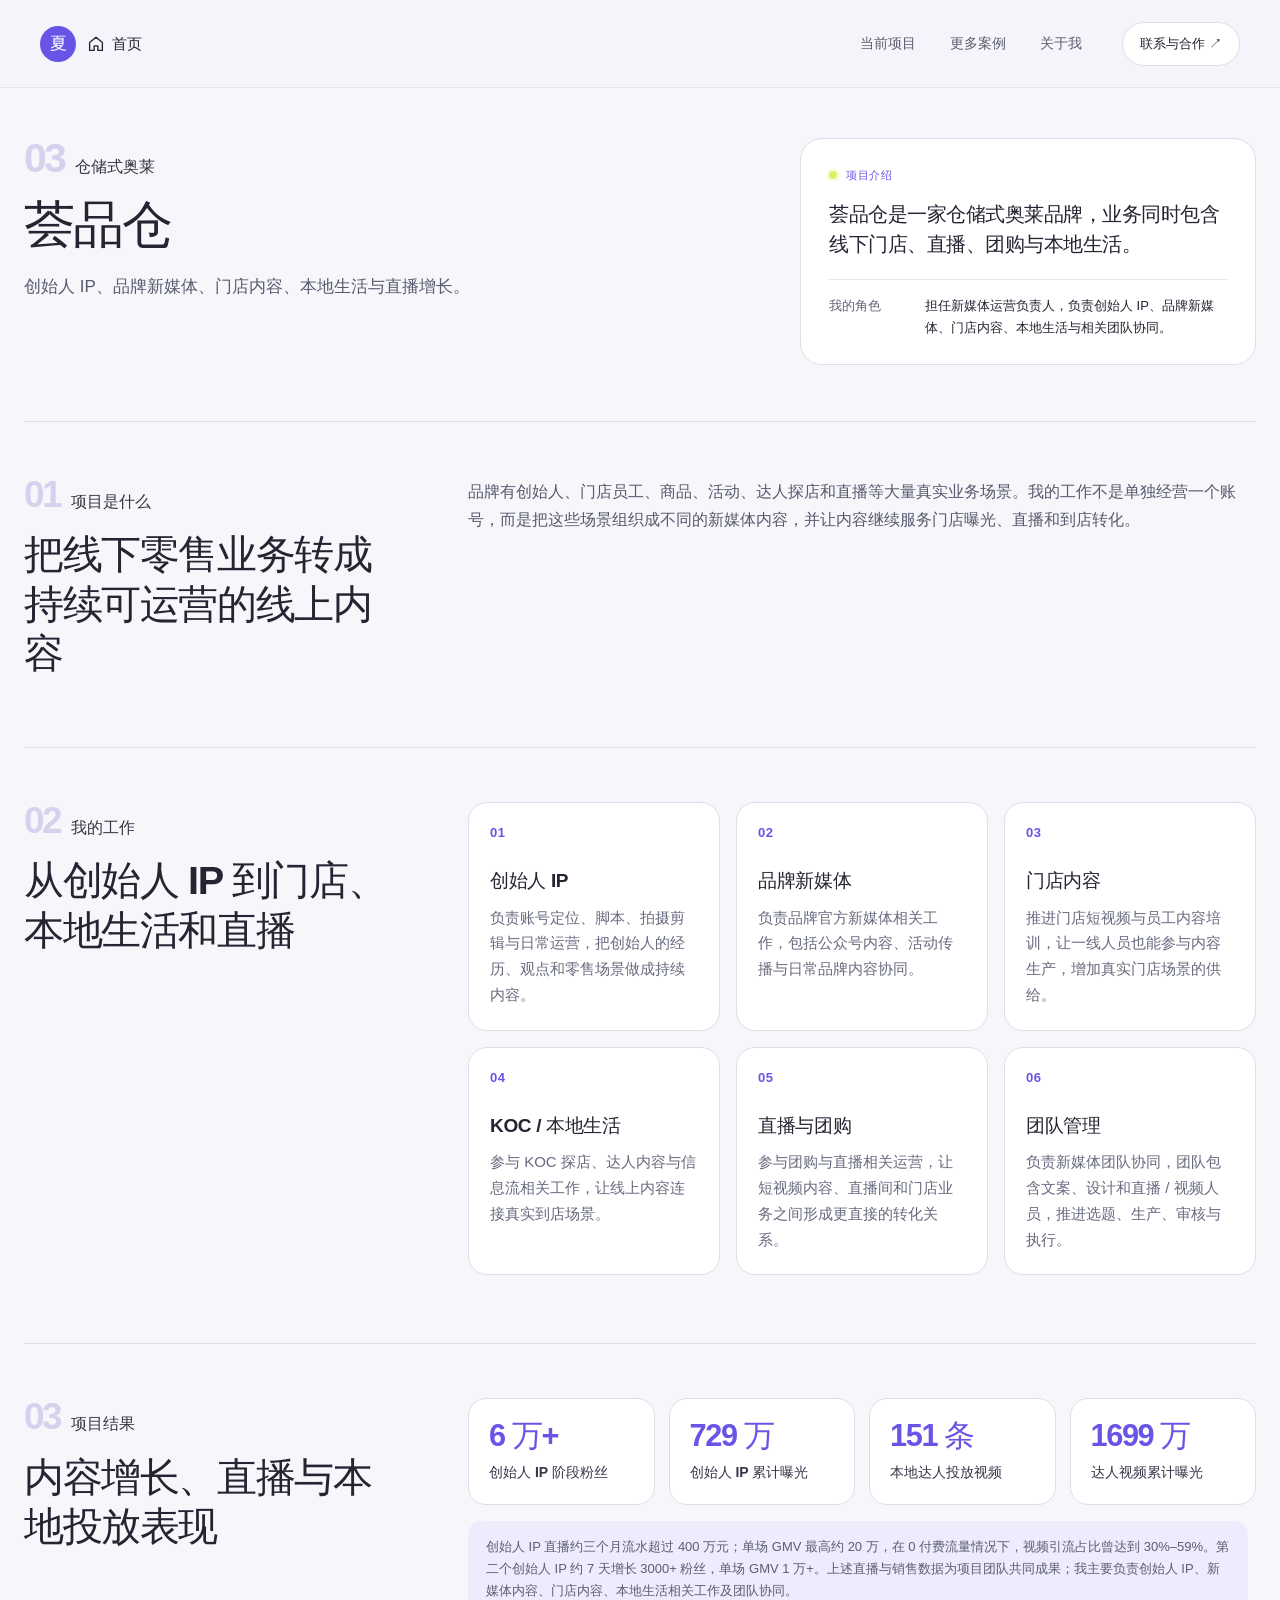
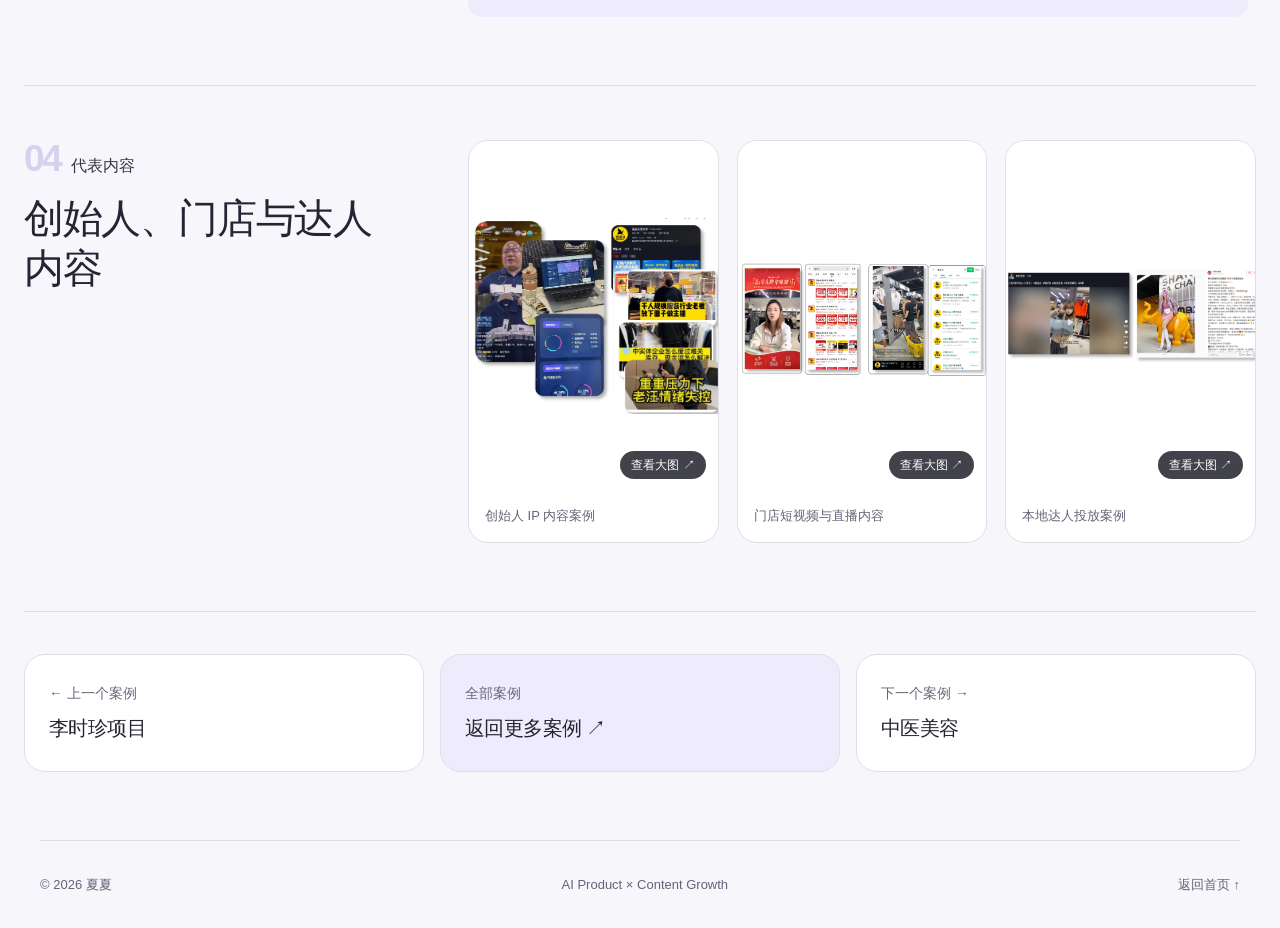
<file: huipincang.html>
<!doctype html><html lang="zh-CN"><head><meta charset="utf-8"><meta name="viewport" content="width=device-width,initial-scale=1"><meta name="theme-color" content="#f6f6fb"><meta name="description" content="荟品仓：创始人 IP、品牌新媒体、门店内容、本地生活与直播增长。"><meta name="author" content="夏夏"><meta property="og:type" content="article"><meta property="og:locale" content="zh_CN"><meta property="og:title" content="荟品仓｜夏夏作品集"><meta property="og:description" content="创始人 IP、品牌新媒体、门店内容、本地生活与直播增长。"><meta property="og:url" content="https://xiajiangmin.github.io/portfolio-site/huipincang.html"><meta property="og:image" content="https://xiajiangmin.github.io/portfolio-site/assets/huipincang-founder-ip.webp"><meta name="twitter:card" content="summary_large_image"><link rel="canonical" href="https://xiajiangmin.github.io/portfolio-site/huipincang.html"><link rel="icon" href="favicon.svg" type="image/svg+xml"><title>荟品仓｜夏夏作品集</title><link rel="stylesheet" href="styles.css"><link rel="stylesheet" href="case-system.css"><script src="script.js" defer></script><link rel="stylesheet" href="ui-refinement.css"></head><body class="case-page case-final"><header class="site-header"><a class="brand" href="index.html" aria-label="返回首页"><span class="brand-symbol">夏</span><span class="brand-home"><svg viewBox="0 0 24 24" aria-hidden="true" focusable="false"><path d="m3.5 10 8.5-7 8.5 7v10.5h-6v-6h-5v6h-6z"/></svg><span>首页</span></span></a><button class="menu-toggle" aria-expanded="false" aria-controls="site-nav" aria-label="打开导航"><span></span><span></span></button><nav id="site-nav" class="site-nav"><a href="index.html#work">当前项目</a><a href="index.html#more">更多案例</a><a href="index.html#about">关于我</a></nav><a class="header-cta" href="index.html#contact">联系与合作 ↗</a></header><main><section class="cf-wrap cf-hero"><div><p class="cf-kicker"><span class="detail-label-number" aria-hidden="true">03</span><span class="detail-label-text">仓储式奥莱</span></p><h1>荟品仓</h1><p class="cf-subtitle">创始人 IP、品牌新媒体、门店内容、本地生活与直播增长。</p></div><aside class="cf-intro"><p class="cf-intro-label">项目介绍</p><strong>荟品仓是一家仓储式奥莱品牌，业务同时包含线下门店、直播、团购与本地生活。</strong><div class="cf-intro-rule"></div><div class="cf-intro-row"><span>我的角色</span><span>担任新媒体运营负责人，负责创始人 IP、品牌新媒体、门店内容、本地生活与相关团队协同。</span></div></aside></section><section class="cf-wrap cf-section"><div><p class="cf-section-label"><span class="detail-label-number" aria-hidden="true">01</span><span class="detail-label-text">项目是什么</span></p><h2>把线下零售业务转成持续可运营的线上内容</h2></div><div class="cf-body"><p>品牌有创始人、门店员工、商品、活动、达人探店和直播等大量真实业务场景。我的工作不是单独经营一个账号，而是把这些场景组织成不同的新媒体内容，并让内容继续服务门店曝光、直播和到店转化。</p></div></section><section class="cf-wrap cf-section"><div><p class="cf-section-label"><span class="detail-label-number" aria-hidden="true">02</span><span class="detail-label-text">我的工作</span></p><h2>从创始人 IP 到门店、本地生活和直播</h2></div><div class="cf-body"><div class="cf-card-grid"><article class="cf-card"><small>01</small><h3>创始人 IP</h3><p>负责账号定位、脚本、拍摄剪辑与日常运营，把创始人的经历、观点和零售场景做成持续内容。</p></article><article class="cf-card"><small>02</small><h3>品牌新媒体</h3><p>负责品牌官方新媒体相关工作，包括公众号内容、活动传播与日常品牌内容协同。</p></article><article class="cf-card"><small>03</small><h3>门店内容</h3><p>推进门店短视频与员工内容培训，让一线人员也能参与内容生产，增加真实门店场景的供给。</p></article><article class="cf-card"><small>04</small><h3>KOC / 本地生活</h3><p>参与 KOC 探店、达人内容与信息流相关工作，让线上内容连接真实到店场景。</p></article><article class="cf-card"><small>05</small><h3>直播与团购</h3><p>参与团购与直播相关运营，让短视频内容、直播间和门店业务之间形成更直接的转化关系。</p></article><article class="cf-card"><small>06</small><h3>团队管理</h3><p>负责新媒体团队协同，团队包含文案、设计和直播 / 视频人员，推进选题、生产、审核与执行。</p></article></div></div></section><section class="cf-wrap cf-section"><div><p class="cf-section-label"><span class="detail-label-number" aria-hidden="true">03</span><span class="detail-label-text">项目结果</span></p><h2>内容增长、直播与本地投放表现</h2></div><div class="cf-body"><div class="cf-metrics four"><div class="cf-metric"><strong>6 万+</strong><span>创始人 IP 阶段粉丝</span></div><div class="cf-metric"><strong>729 万</strong><span>创始人 IP 累计曝光</span></div><div class="cf-metric"><strong>151 条</strong><span>本地达人投放视频</span></div><div class="cf-metric"><strong>1699 万</strong><span>达人视频累计曝光</span></div></div><p class="cf-result-note">创始人 IP 直播约三个月流水超过 400 万元；单场 GMV 最高约 20 万，在 0 付费流量情况下，视频引流占比曾达到 30%–59%。第二个创始人 IP 约 7 天增长 3000+ 粉丝，单场 GMV 1 万+。上述直播与销售数据为项目团队共同成果；我主要负责创始人 IP、新媒体内容、门店内容、本地生活相关工作及团队协同。</p></div></section><section class="cf-wrap cf-section"><div><p class="cf-section-label"><span class="detail-label-number" aria-hidden="true">04</span><span class="detail-label-text">代表内容</span></p><h2>创始人、门店与达人内容</h2></div><div class="cf-body"><div class="cf-gallery three"><figure class="cf-figure"><a href="assets/huipincang-founder-ip.webp" target="_blank" rel="noopener"><img src="assets/huipincang-founder-ip.webp" alt="荟品仓创始人 IP 内容" loading="lazy"></a><figcaption>创始人 IP 内容案例</figcaption></figure><figure class="cf-figure"><a href="assets/huipincang-store-content.webp" target="_blank" rel="noopener"><img src="assets/huipincang-store-content.webp" alt="荟品仓门店内容" loading="lazy"></a><figcaption>门店短视频与直播内容</figcaption></figure><figure class="cf-figure"><a href="assets/huipincang-koc-examples.webp" target="_blank" rel="noopener"><img src="assets/huipincang-koc-examples.webp" alt="荟品仓本地达人内容" loading="lazy"></a><figcaption>本地达人投放案例</figcaption></figure></div></div></section><nav class="cf-wrap cf-case-nav"><a class="cf-nav-card" href="lishizhen.html"><span>← 上一个案例</span><strong>李时珍项目</strong></a><a class="cf-nav-card middle" href="index.html#more"><span>全部案例</span><strong>返回更多案例 ↗</strong></a><a class="cf-nav-card" href="tcm-beauty.html"><span>下一个案例 →</span><strong>中医美容</strong></a></nav></main><footer class="site-footer wrap"><span>© <span data-year>2026</span> 夏夏</span><span>AI Product × Content Growth</span><a href="index.html">返回首页 ↑</a></footer></body></html>
</file>
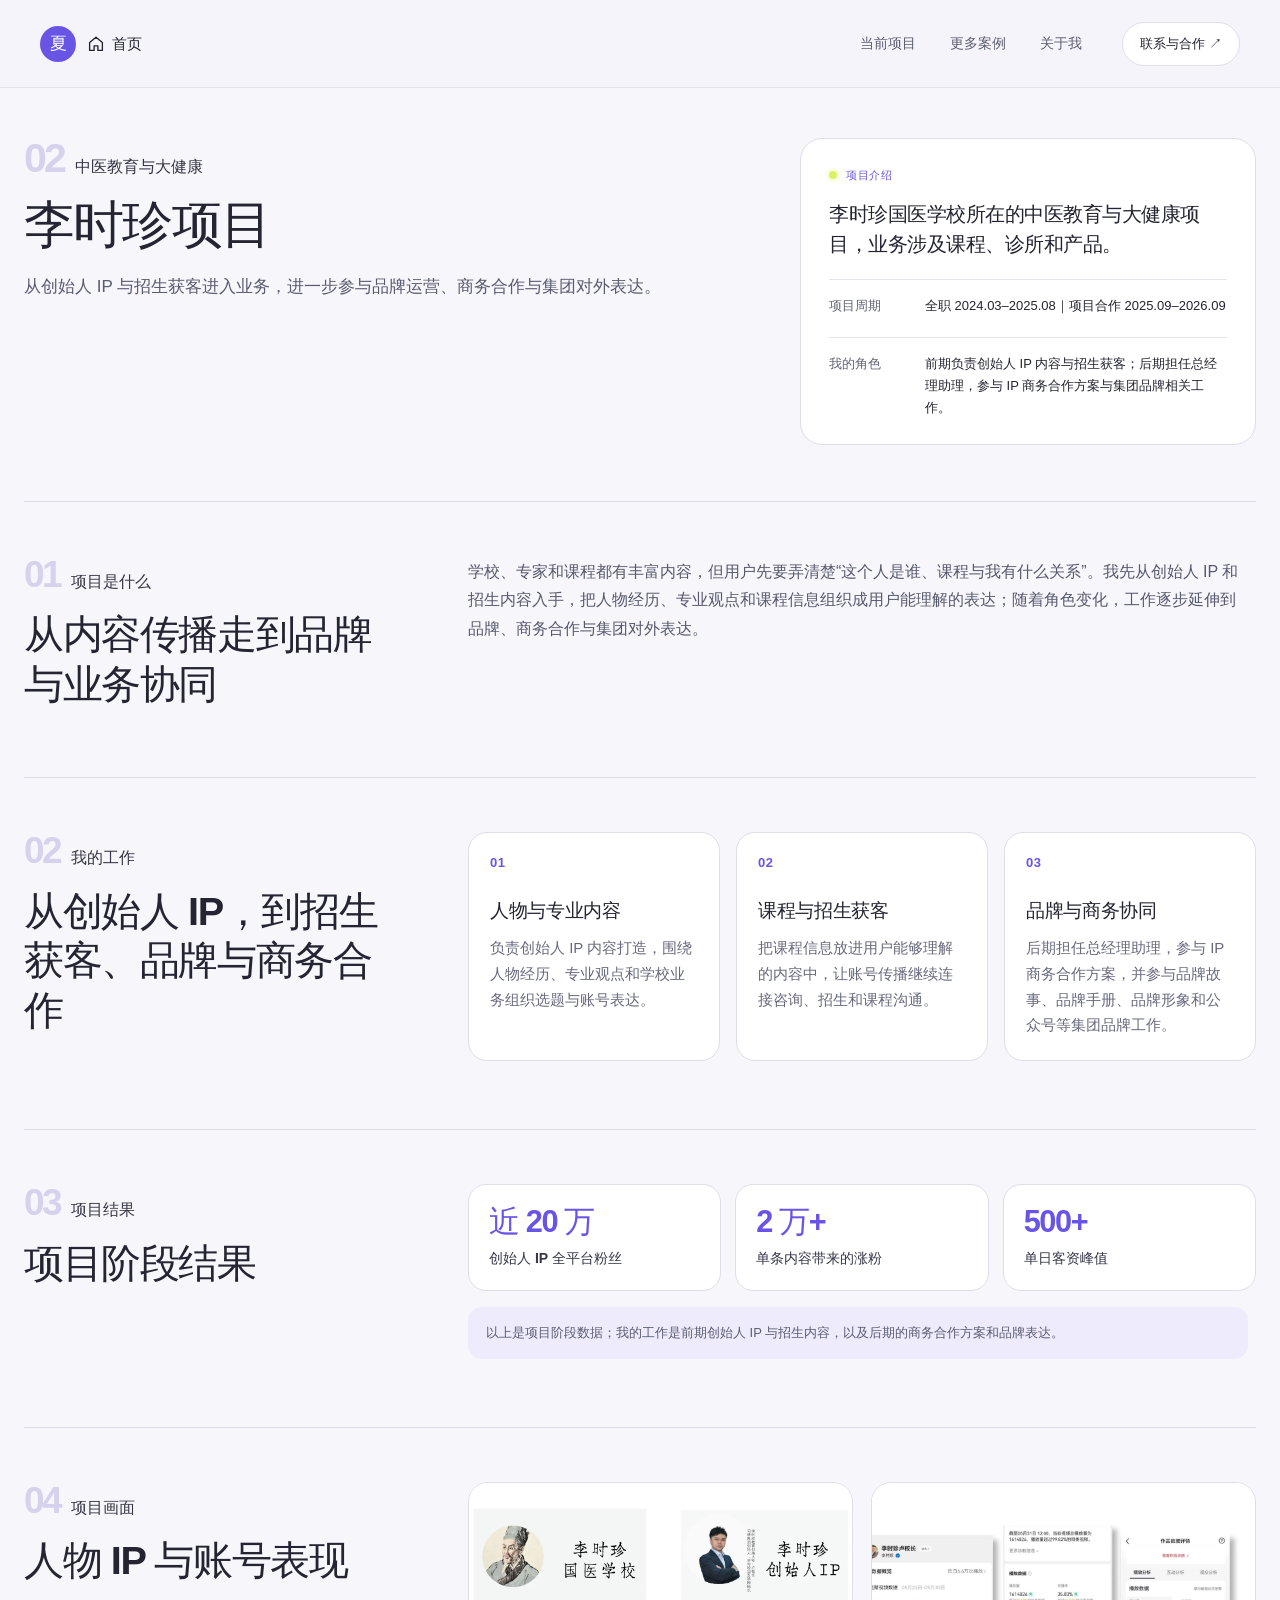
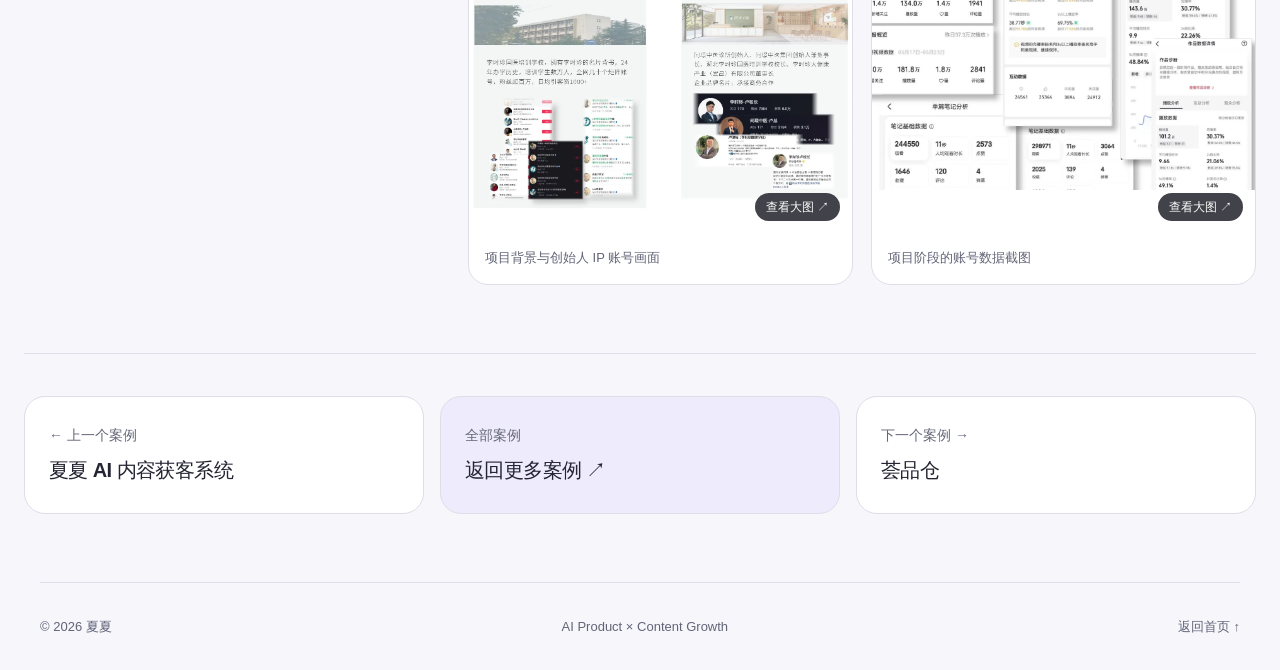
<file: lishizhen.html>
<!doctype html><html lang="zh-CN"><head><meta charset="utf-8"><meta name="viewport" content="width=device-width,initial-scale=1"><meta name="theme-color" content="#f6f6fb"><meta name="description" content="李时珍项目：创始人 IP、招生获客、品牌运营与商务合作。"><meta name="author" content="夏夏"><meta property="og:type" content="article"><meta property="og:locale" content="zh_CN"><meta property="og:title" content="李时珍项目｜夏夏作品集"><meta property="og:description" content="从创始人 IP 与招生获客进入业务，进一步参与品牌运营、商务合作与集团对外表达。"><meta property="og:url" content="https://xiajiangmin.github.io/portfolio-site/lishizhen.html"><meta property="og:image" content="https://xiajiangmin.github.io/portfolio-site/assets/lishizhen-ip-examples.webp"><meta name="twitter:card" content="summary_large_image"><link rel="canonical" href="https://xiajiangmin.github.io/portfolio-site/lishizhen.html"><link rel="icon" href="favicon.svg" type="image/svg+xml"><title>李时珍项目｜夏夏作品集</title><link rel="stylesheet" href="styles.css"><link rel="stylesheet" href="case-system.css"><script src="script.js" defer></script><link rel="stylesheet" href="ui-refinement.css"></head><body class="case-page case-final"><header class="site-header"><a class="brand" href="index.html" aria-label="返回首页"><span class="brand-symbol">夏</span><span class="brand-home"><svg viewBox="0 0 24 24" aria-hidden="true" focusable="false"><path d="m3.5 10 8.5-7 8.5 7v10.5h-6v-6h-5v6h-6z"/></svg><span>首页</span></span></a><button class="menu-toggle" aria-expanded="false" aria-controls="site-nav" aria-label="打开导航"><span></span><span></span></button><nav id="site-nav" class="site-nav"><a href="index.html#work">当前项目</a><a href="index.html#more">更多案例</a><a href="index.html#about">关于我</a></nav><a class="header-cta" href="index.html#contact">联系与合作 ↗</a></header><main><section class="cf-wrap cf-hero"><div><p class="cf-kicker"><span class="detail-label-number" aria-hidden="true">02</span><span class="detail-label-text">中医教育与大健康</span></p><h1>李时珍项目</h1><p class="cf-subtitle">从创始人 IP 与招生获客进入业务，进一步参与品牌运营、商务合作与集团对外表达。</p></div><aside class="cf-intro"><p class="cf-intro-label">项目介绍</p><strong>李时珍国医学校所在的中医教育与大健康项目，业务涉及课程、诊所和产品。</strong><div class="cf-intro-rule"></div><div class="cf-intro-row"><span>项目周期</span><span>全职 2024.03–2025.08｜项目合作 2025.09–2026.09</span></div><div class="cf-intro-rule"></div><div class="cf-intro-row"><span>我的角色</span><span>前期负责创始人 IP 内容与招生获客；后期担任总经理助理，参与 IP 商务合作方案与集团品牌相关工作。</span></div></aside></section><section class="cf-wrap cf-section"><div><p class="cf-section-label"><span class="detail-label-number" aria-hidden="true">01</span><span class="detail-label-text">项目是什么</span></p><h2>从内容传播走到品牌与业务协同</h2></div><div class="cf-body"><p>学校、专家和课程都有丰富内容，但用户先要弄清楚“这个人是谁、课程与我有什么关系”。我先从创始人 IP 和招生内容入手，把人物经历、专业观点和课程信息组织成用户能理解的表达；随着角色变化，工作逐步延伸到品牌、商务合作与集团对外表达。</p></div></section><section class="cf-wrap cf-section"><div><p class="cf-section-label"><span class="detail-label-number" aria-hidden="true">02</span><span class="detail-label-text">我的工作</span></p><h2>从创始人 IP，到招生获客、品牌与商务合作</h2></div><div class="cf-body"><div class="cf-card-grid"><article class="cf-card"><small>01</small><h3>人物与专业内容</h3><p>负责创始人 IP 内容打造，围绕人物经历、专业观点和学校业务组织选题与账号表达。</p></article><article class="cf-card"><small>02</small><h3>课程与招生获客</h3><p>把课程信息放进用户能够理解的内容中，让账号传播继续连接咨询、招生和课程沟通。</p></article><article class="cf-card"><small>03</small><h3>品牌与商务协同</h3><p>后期担任总经理助理，参与 IP 商务合作方案，并参与品牌故事、品牌手册、品牌形象和公众号等集团品牌工作。</p></article></div></div></section><section class="cf-wrap cf-section"><div><p class="cf-section-label"><span class="detail-label-number" aria-hidden="true">03</span><span class="detail-label-text">项目结果</span></p><h2>项目阶段结果</h2></div><div class="cf-body"><div class="cf-metrics"><div class="cf-metric"><strong>近 20 万</strong><span>创始人 IP 全平台粉丝</span></div><div class="cf-metric"><strong>2 万+</strong><span>单条内容带来的涨粉</span></div><div class="cf-metric"><strong>500+</strong><span>单日客资峰值</span></div></div><p class="cf-result-note">以上是项目阶段数据；我的工作是前期创始人 IP 与招生内容，以及后期的商务合作方案和品牌表达。</p></div></section><section class="cf-wrap cf-section"><div><p class="cf-section-label"><span class="detail-label-number" aria-hidden="true">04</span><span class="detail-label-text">项目画面</span></p><h2>人物 IP 与账号表现</h2></div><div class="cf-body"><div class="cf-gallery"><figure class="cf-figure"><a href="assets/lishizhen-ip-examples.webp" target="_blank" rel="noopener"><img src="assets/lishizhen-ip-examples.webp" alt="李时珍项目学校、创始人与账号画面拼图" loading="lazy"></a><figcaption>项目背景与创始人 IP 账号画面</figcaption></figure><figure class="cf-figure"><a href="assets/lishizhen-account-data.webp" target="_blank" rel="noopener"><img src="assets/lishizhen-account-data.webp" alt="李时珍项目账号数据截图拼图" loading="lazy"></a><figcaption>项目阶段的账号数据截图</figcaption></figure></div></div></section><nav class="cf-wrap cf-case-nav"><a class="cf-nav-card" href="ai-workbench.html"><span>← 上一个案例</span><strong>夏夏 AI 内容获客系统</strong></a><a class="cf-nav-card middle" href="index.html#more"><span>全部案例</span><strong>返回更多案例 ↗</strong></a><a class="cf-nav-card" href="huipincang.html"><span>下一个案例 →</span><strong>荟品仓</strong></a></nav></main><footer class="site-footer wrap"><span>© <span data-year>2026</span> 夏夏</span><span>AI Product × Content Growth</span><a href="index.html">返回首页 ↑</a></footer></body></html>
</file>
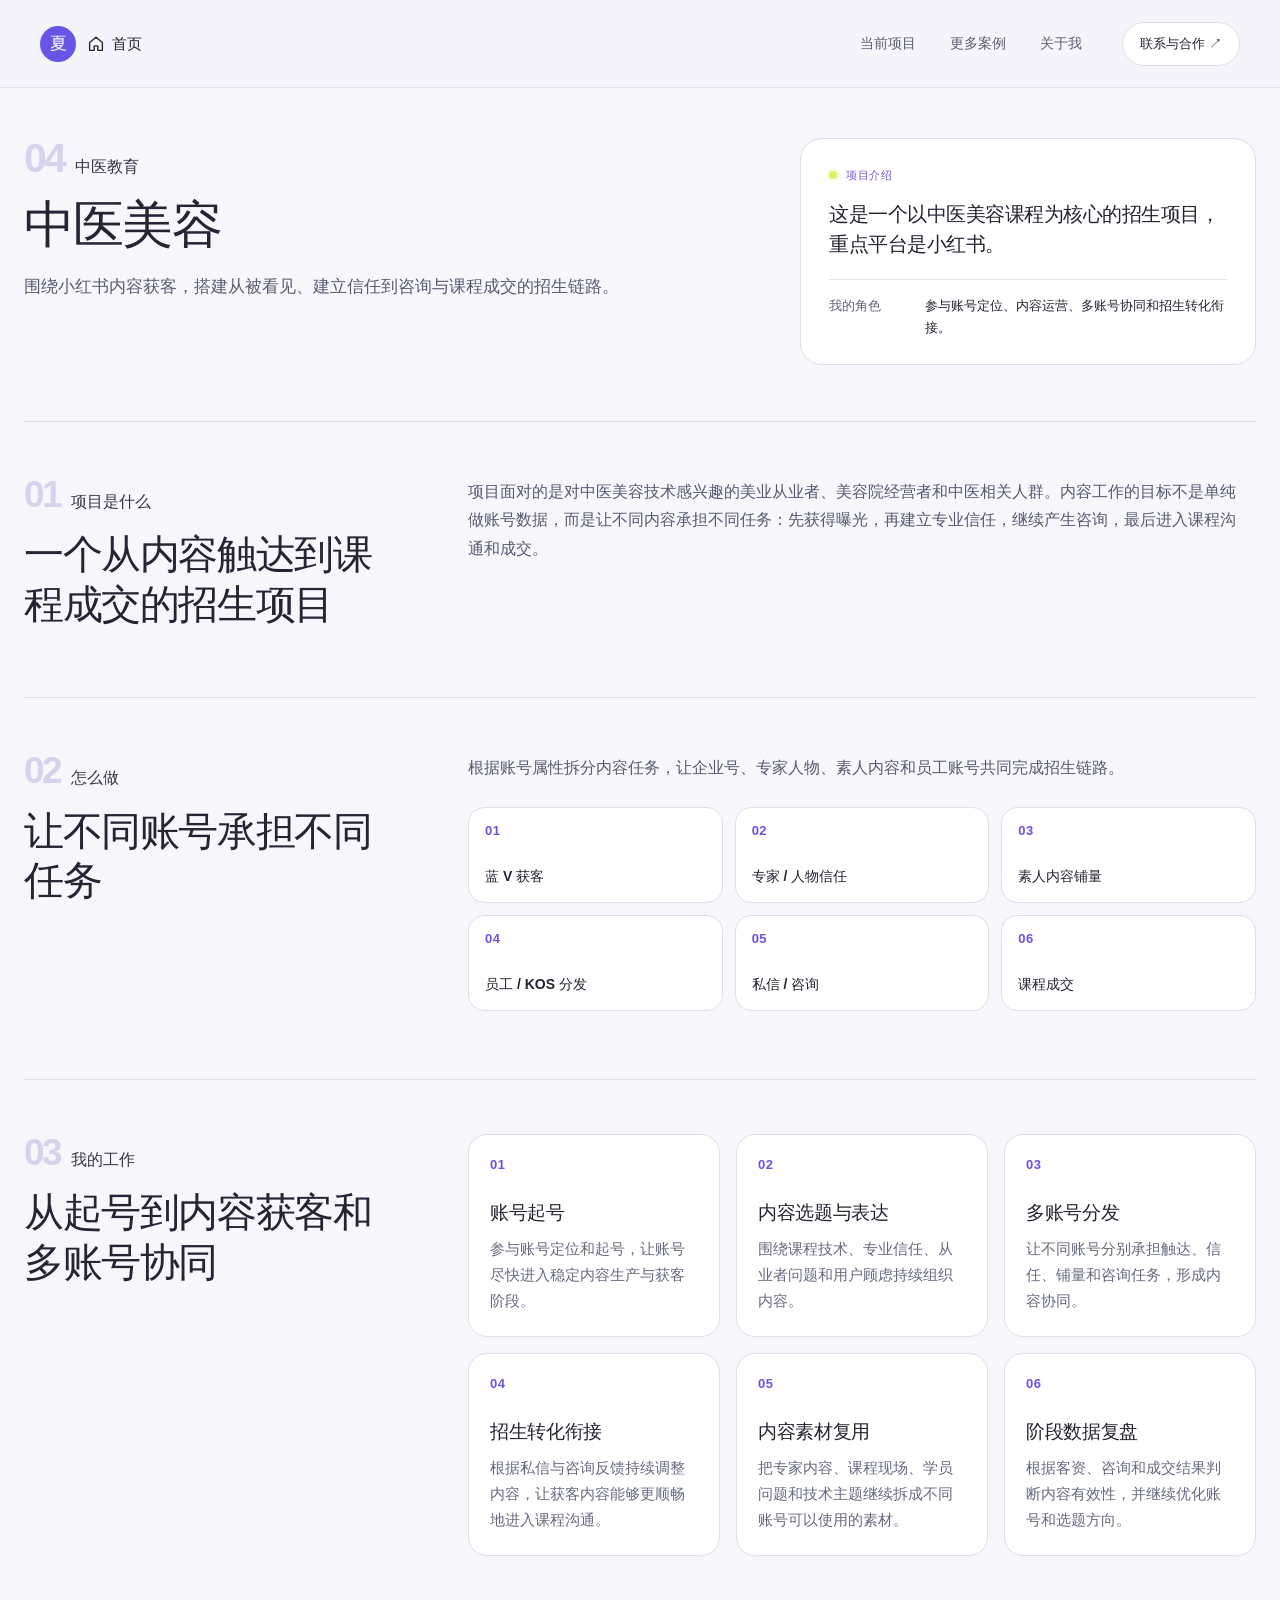
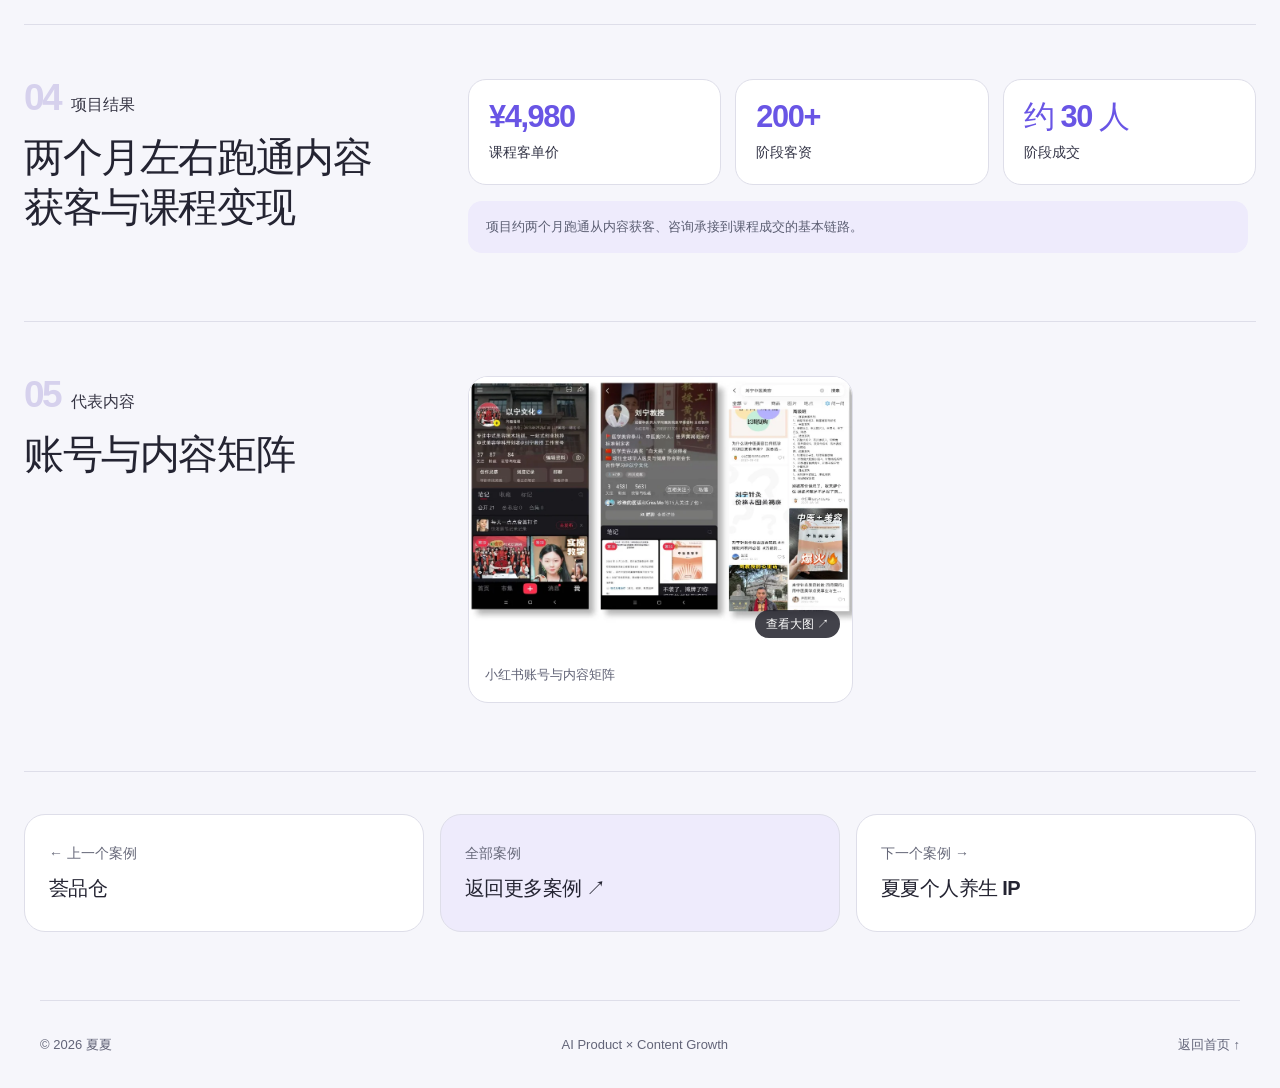
<file: tcm-beauty.html>
<!doctype html><html lang="zh-CN"><head><meta charset="utf-8"><meta name="viewport" content="width=device-width,initial-scale=1"><meta name="theme-color" content="#f6f6fb"><meta name="description" content="中医美容项目：小红书获客、内容矩阵与课程转化。"><meta name="author" content="夏夏"><meta property="og:type" content="article"><meta property="og:locale" content="zh_CN"><meta property="og:title" content="中医美容｜夏夏作品集"><meta property="og:description" content="围绕小红书内容获客，搭建从被看见、建立信任到咨询与课程成交的招生链路。"><meta property="og:url" content="https://xiajiangmin.github.io/portfolio-site/tcm-beauty.html"><meta property="og:image" content="https://xiajiangmin.github.io/portfolio-site/assets/tcm-account-examples.webp"><meta name="twitter:card" content="summary_large_image"><link rel="canonical" href="https://xiajiangmin.github.io/portfolio-site/tcm-beauty.html"><link rel="icon" href="favicon.svg" type="image/svg+xml"><title>中医美容｜夏夏作品集</title><link rel="stylesheet" href="styles.css"><link rel="stylesheet" href="case-system.css"><script src="script.js" defer></script><link rel="stylesheet" href="ui-refinement.css"></head><body class="case-page case-final"><header class="site-header"><a class="brand" href="index.html" aria-label="返回首页"><span class="brand-symbol">夏</span><span class="brand-home"><svg viewBox="0 0 24 24" aria-hidden="true" focusable="false"><path d="m3.5 10 8.5-7 8.5 7v10.5h-6v-6h-5v6h-6z"/></svg><span>首页</span></span></a><button class="menu-toggle" aria-expanded="false" aria-controls="site-nav" aria-label="打开导航"><span></span><span></span></button><nav id="site-nav" class="site-nav"><a href="index.html#work">当前项目</a><a href="index.html#more">更多案例</a><a href="index.html#about">关于我</a></nav><a class="header-cta" href="index.html#contact">联系与合作 ↗</a></header><main><section class="cf-wrap cf-hero"><div><p class="cf-kicker"><span class="detail-label-number" aria-hidden="true">04</span><span class="detail-label-text">中医教育</span></p><h1>中医美容</h1><p class="cf-subtitle">围绕小红书内容获客，搭建从被看见、建立信任到咨询与课程成交的招生链路。</p></div><aside class="cf-intro"><p class="cf-intro-label">项目介绍</p><strong>这是一个以中医美容课程为核心的招生项目，重点平台是小红书。</strong><div class="cf-intro-rule"></div><div class="cf-intro-row"><span>我的角色</span><span>参与账号定位、内容运营、多账号协同和招生转化衔接。</span></div></aside></section><section class="cf-wrap cf-section"><div><p class="cf-section-label"><span class="detail-label-number" aria-hidden="true">01</span><span class="detail-label-text">项目是什么</span></p><h2>一个从内容触达到课程成交的招生项目</h2></div><div class="cf-body"><p>项目面对的是对中医美容技术感兴趣的美业从业者、美容院经营者和中医相关人群。内容工作的目标不是单纯做账号数据，而是让不同内容承担不同任务：先获得曝光，再建立专业信任，继续产生咨询，最后进入课程沟通和成交。</p></div></section><section class="cf-wrap cf-section"><div><p class="cf-section-label"><span class="detail-label-number" aria-hidden="true">02</span><span class="detail-label-text">怎么做</span></p><h2>让不同账号承担不同任务</h2></div><div class="cf-body"><p>根据账号属性拆分内容任务，让企业号、专家人物、素人内容和员工账号共同完成招生链路。</p><div class="cf-flow"><div class="cf-flow-item"><small>01</small><strong>蓝 V 获客</strong></div><div class="cf-flow-item"><small>02</small><strong>专家 / 人物信任</strong></div><div class="cf-flow-item"><small>03</small><strong>素人内容铺量</strong></div><div class="cf-flow-item"><small>04</small><strong>员工 / KOS 分发</strong></div><div class="cf-flow-item"><small>05</small><strong>私信 / 咨询</strong></div><div class="cf-flow-item"><small>06</small><strong>课程成交</strong></div></div></div></section><section class="cf-wrap cf-section"><div><p class="cf-section-label"><span class="detail-label-number" aria-hidden="true">03</span><span class="detail-label-text">我的工作</span></p><h2>从起号到内容获客和多账号协同</h2></div><div class="cf-body"><div class="cf-card-grid"><article class="cf-card"><small>01</small><h3>账号起号</h3><p>参与账号定位和起号，让账号尽快进入稳定内容生产与获客阶段。</p></article><article class="cf-card"><small>02</small><h3>内容选题与表达</h3><p>围绕课程技术、专业信任、从业者问题和用户顾虑持续组织内容。</p></article><article class="cf-card"><small>03</small><h3>多账号分发</h3><p>让不同账号分别承担触达、信任、铺量和咨询任务，形成内容协同。</p></article><article class="cf-card"><small>04</small><h3>招生转化衔接</h3><p>根据私信与咨询反馈持续调整内容，让获客内容能够更顺畅地进入课程沟通。</p></article><article class="cf-card"><small>05</small><h3>内容素材复用</h3><p>把专家内容、课程现场、学员问题和技术主题继续拆成不同账号可以使用的素材。</p></article><article class="cf-card"><small>06</small><h3>阶段数据复盘</h3><p>根据客资、咨询和成交结果判断内容有效性，并继续优化账号和选题方向。</p></article></div></div></section><section class="cf-wrap cf-section"><div><p class="cf-section-label"><span class="detail-label-number" aria-hidden="true">04</span><span class="detail-label-text">项目结果</span></p><h2>两个月左右跑通内容获客与课程变现</h2></div><div class="cf-body"><div class="cf-metrics"><div class="cf-metric"><strong>¥4,980</strong><span>课程客单价</span></div><div class="cf-metric"><strong>200+</strong><span>阶段客资</span></div><div class="cf-metric"><strong>约 30 人</strong><span>阶段成交</span></div></div><p class="cf-result-note">项目约两个月跑通从内容获客、咨询承接到课程成交的基本链路。</p></div></section><section class="cf-wrap cf-section"><div><p class="cf-section-label"><span class="detail-label-number" aria-hidden="true">05</span><span class="detail-label-text">代表内容</span></p><h2>账号与内容矩阵</h2></div><div class="cf-body"><div class="cf-gallery"><figure class="cf-figure cf-single-image"><a href="assets/tcm-account-examples.webp" target="_blank" rel="noopener"><img src="assets/tcm-account-examples.webp" alt="中医美容项目账号与内容画面" loading="lazy"></a><figcaption>小红书账号与内容矩阵</figcaption></figure></div></div></section><nav class="cf-wrap cf-case-nav"><a class="cf-nav-card" href="huipincang.html"><span>← 上一个案例</span><strong>荟品仓</strong></a><a class="cf-nav-card middle" href="index.html#more"><span>全部案例</span><strong>返回更多案例 ↗</strong></a><a class="cf-nav-card" href="wellness-ip.html"><span>下一个案例 →</span><strong>夏夏个人养生 IP</strong></a></nav></main><footer class="site-footer wrap"><span>© <span data-year>2026</span> 夏夏</span><span>AI Product × Content Growth</span><a href="index.html">返回首页 ↑</a></footer></body></html>
</file>
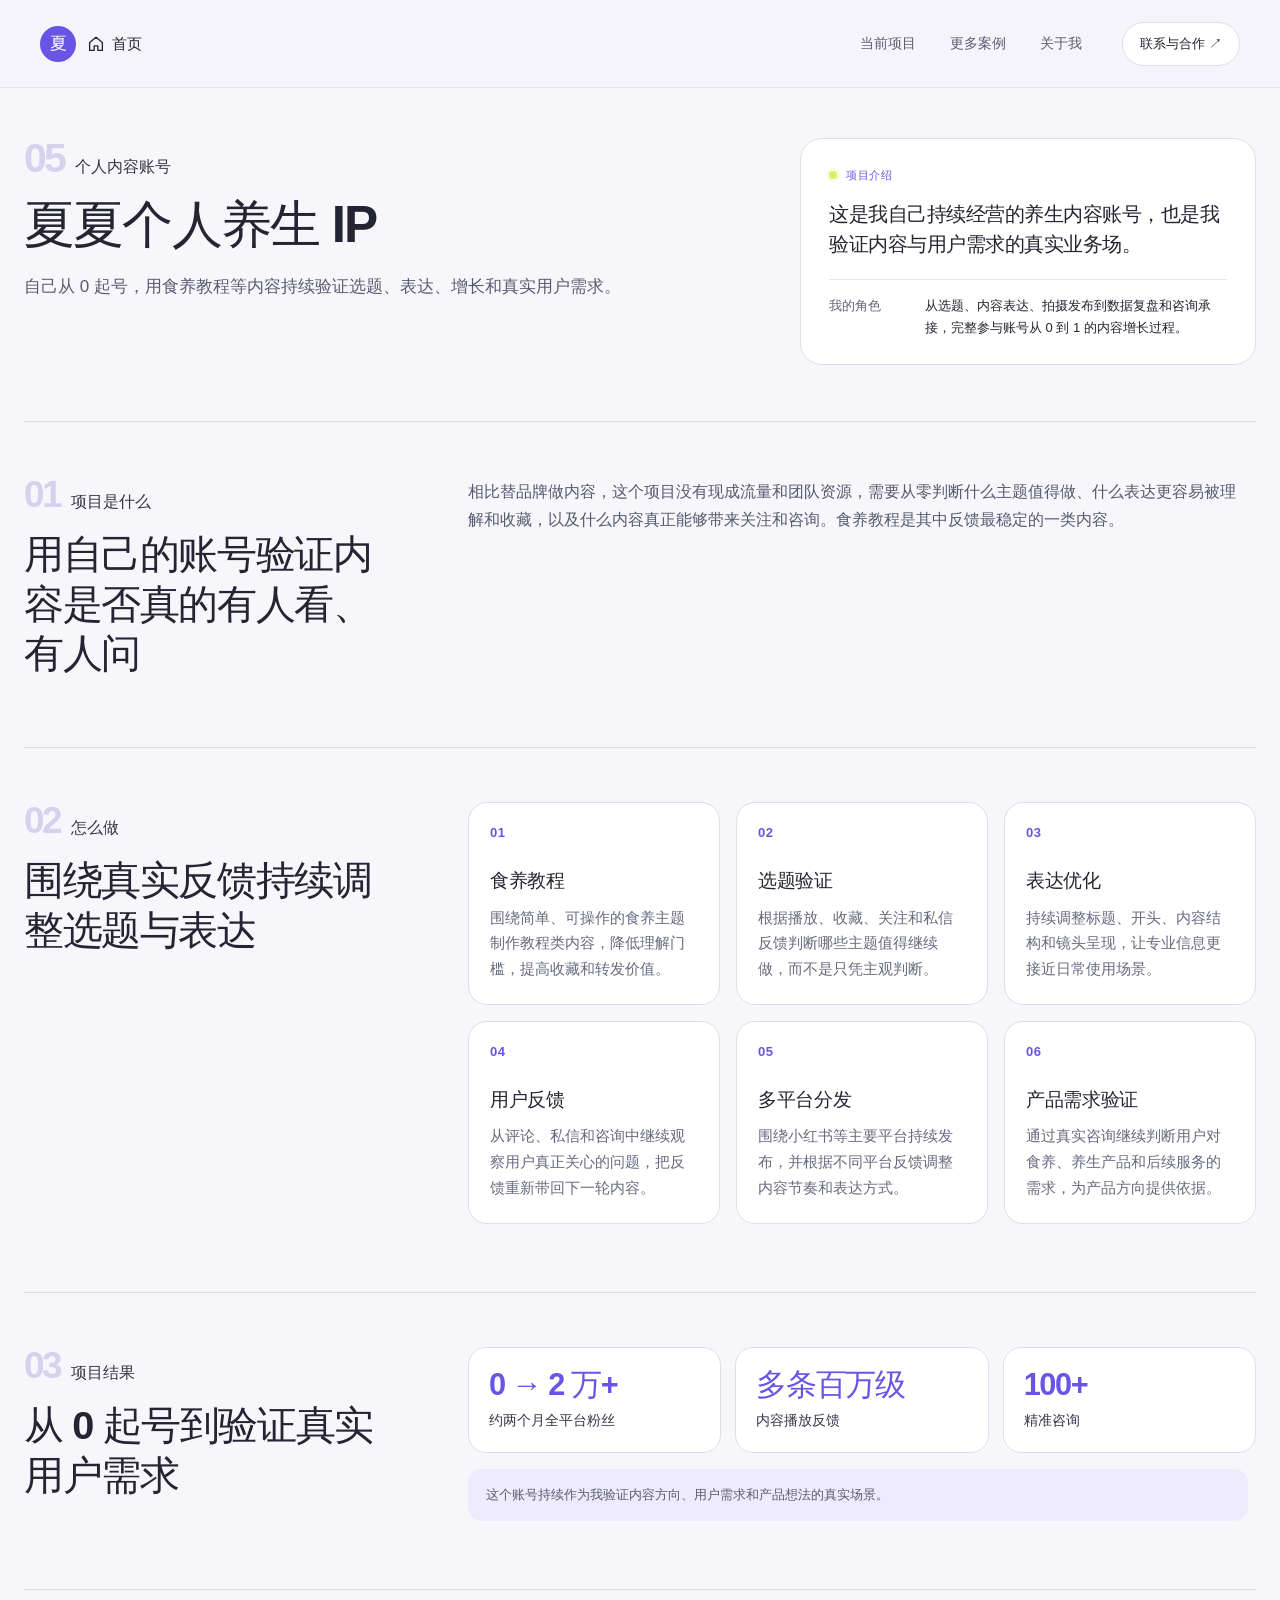
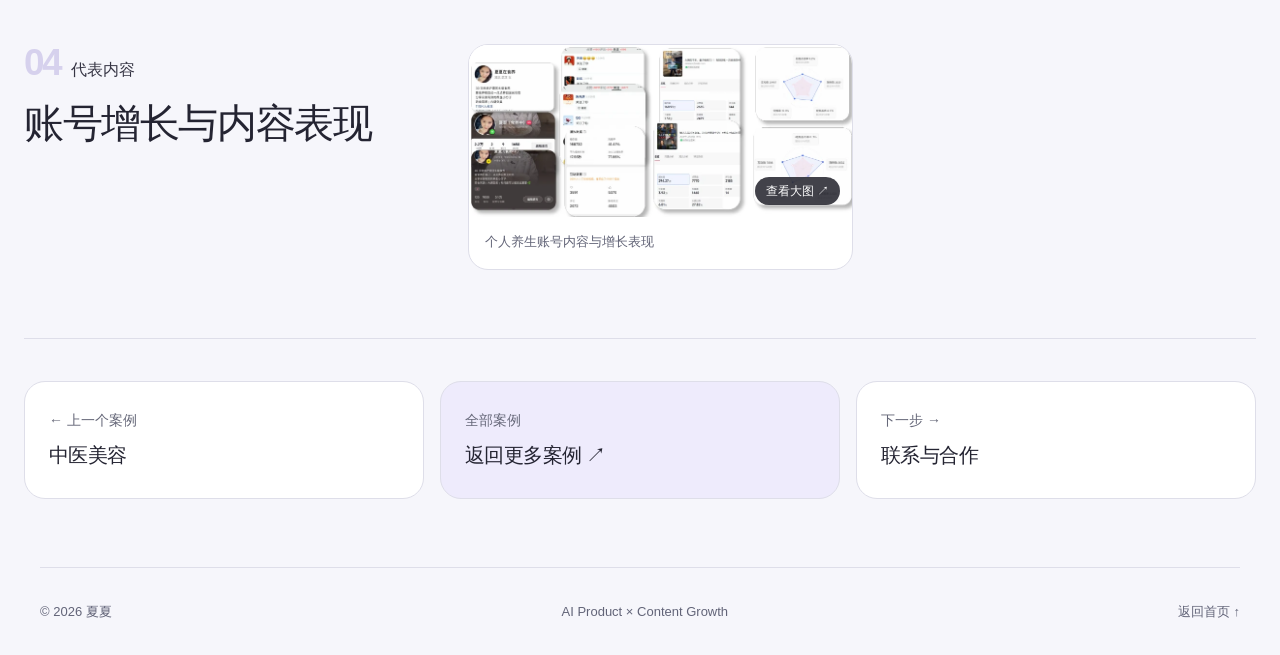
<file: wellness-ip.html>
<!doctype html><html lang="zh-CN"><head><meta charset="utf-8"><meta name="viewport" content="width=device-width,initial-scale=1"><meta name="theme-color" content="#f6f6fb"><meta name="description" content="夏夏个人养生 IP：从 0 起号的食养内容与用户增长实践。"><meta name="author" content="夏夏"><meta property="og:type" content="article"><meta property="og:locale" content="zh_CN"><meta property="og:title" content="夏夏个人养生 IP｜夏夏作品集"><meta property="og:description" content="自己从 0 起号，用食养教程等内容持续验证选题、表达、增长和真实用户需求。"><meta property="og:url" content="https://xiajiangmin.github.io/portfolio-site/wellness-ip.html"><meta property="og:image" content="https://xiajiangmin.github.io/portfolio-site/assets/wellness-account-results.webp"><meta name="twitter:card" content="summary_large_image"><link rel="canonical" href="https://xiajiangmin.github.io/portfolio-site/wellness-ip.html"><link rel="icon" href="favicon.svg" type="image/svg+xml"><title>夏夏个人养生 IP｜夏夏作品集</title><link rel="stylesheet" href="styles.css"><link rel="stylesheet" href="case-system.css"><script src="script.js" defer></script><link rel="stylesheet" href="ui-refinement.css"></head><body class="case-page case-final"><header class="site-header"><a class="brand" href="index.html" aria-label="返回首页"><span class="brand-symbol">夏</span><span class="brand-home"><svg viewBox="0 0 24 24" aria-hidden="true" focusable="false"><path d="m3.5 10 8.5-7 8.5 7v10.5h-6v-6h-5v6h-6z"/></svg><span>首页</span></span></a><button class="menu-toggle" aria-expanded="false" aria-controls="site-nav" aria-label="打开导航"><span></span><span></span></button><nav id="site-nav" class="site-nav"><a href="index.html#work">当前项目</a><a href="index.html#more">更多案例</a><a href="index.html#about">关于我</a></nav><a class="header-cta" href="index.html#contact">联系与合作 ↗</a></header><main><section class="cf-wrap cf-hero"><div><p class="cf-kicker"><span class="detail-label-number" aria-hidden="true">05</span><span class="detail-label-text">个人内容账号</span></p><h1>夏夏个人养生 IP</h1><p class="cf-subtitle">自己从 0 起号，用食养教程等内容持续验证选题、表达、增长和真实用户需求。</p></div><aside class="cf-intro"><p class="cf-intro-label">项目介绍</p><strong>这是我自己持续经营的养生内容账号，也是我验证内容与用户需求的真实业务场。</strong><div class="cf-intro-rule"></div><div class="cf-intro-row"><span>我的角色</span><span>从选题、内容表达、拍摄发布到数据复盘和咨询承接，完整参与账号从 0 到 1 的内容增长过程。</span></div></aside></section><section class="cf-wrap cf-section"><div><p class="cf-section-label"><span class="detail-label-number" aria-hidden="true">01</span><span class="detail-label-text">项目是什么</span></p><h2>用自己的账号验证内容是否真的有人看、有人问</h2></div><div class="cf-body"><p>相比替品牌做内容，这个项目没有现成流量和团队资源，需要从零判断什么主题值得做、什么表达更容易被理解和收藏，以及什么内容真正能够带来关注和咨询。食养教程是其中反馈最稳定的一类内容。</p></div></section><section class="cf-wrap cf-section"><div><p class="cf-section-label"><span class="detail-label-number" aria-hidden="true">02</span><span class="detail-label-text">怎么做</span></p><h2>围绕真实反馈持续调整选题与表达</h2></div><div class="cf-body"><div class="cf-card-grid"><article class="cf-card"><small>01</small><h3>食养教程</h3><p>围绕简单、可操作的食养主题制作教程类内容，降低理解门槛，提高收藏和转发价值。</p></article><article class="cf-card"><small>02</small><h3>选题验证</h3><p>根据播放、收藏、关注和私信反馈判断哪些主题值得继续做，而不是只凭主观判断。</p></article><article class="cf-card"><small>03</small><h3>表达优化</h3><p>持续调整标题、开头、内容结构和镜头呈现，让专业信息更接近日常使用场景。</p></article><article class="cf-card"><small>04</small><h3>用户反馈</h3><p>从评论、私信和咨询中继续观察用户真正关心的问题，把反馈重新带回下一轮内容。</p></article><article class="cf-card"><small>05</small><h3>多平台分发</h3><p>围绕小红书等主要平台持续发布，并根据不同平台反馈调整内容节奏和表达方式。</p></article><article class="cf-card"><small>06</small><h3>产品需求验证</h3><p>通过真实咨询继续判断用户对食养、养生产品和后续服务的需求，为产品方向提供依据。</p></article></div></div></section><section class="cf-wrap cf-section"><div><p class="cf-section-label"><span class="detail-label-number" aria-hidden="true">03</span><span class="detail-label-text">项目结果</span></p><h2>从 0 起号到验证真实用户需求</h2></div><div class="cf-body"><div class="cf-metrics"><div class="cf-metric"><strong>0 → 2 万+</strong><span>约两个月全平台粉丝</span></div><div class="cf-metric"><strong>多条百万级</strong><span>内容播放反馈</span></div><div class="cf-metric"><strong>100+</strong><span>精准咨询</span></div></div><p class="cf-result-note">这个账号持续作为我验证内容方向、用户需求和产品想法的真实场景。</p></div></section><section class="cf-wrap cf-section"><div><p class="cf-section-label"><span class="detail-label-number" aria-hidden="true">04</span><span class="detail-label-text">代表内容</span></p><h2>账号增长与内容表现</h2></div><div class="cf-body"><div class="cf-gallery"><figure class="cf-figure cf-single-image"><a href="assets/wellness-account-results.webp" target="_blank" rel="noopener"><img src="assets/wellness-account-results.webp" alt="夏夏个人养生 IP 账号与内容表现" loading="lazy"></a><figcaption>个人养生账号内容与增长表现</figcaption></figure></div></div></section><nav class="cf-wrap cf-case-nav"><a class="cf-nav-card" href="tcm-beauty.html"><span>← 上一个案例</span><strong>中医美容</strong></a><a class="cf-nav-card middle" href="index.html#more"><span>全部案例</span><strong>返回更多案例 ↗</strong></a><a class="cf-nav-card" href="index.html#contact"><span>下一步 →</span><strong>联系与合作</strong></a></nav></main><footer class="site-footer wrap"><span>© <span data-year>2026</span> 夏夏</span><span>AI Product × Content Growth</span><a href="index.html">返回首页 ↑</a></footer></body></html>
</file>
<file: styles.css>
:root{--bg:#f4f3fa;--surface:#fff;--ink:#242432;--muted:#77798d;--line:#dedee9;--violet:#6955e5;--lavender:#ddd7fb;--soft:#eeebfc;--lime:#d9f264;--radius:26px;--wrap:1340px;font-family:-apple-system,BlinkMacSystemFont,'PingFang SC','Hiragino Sans GB','Microsoft YaHei',sans-serif;color:var(--ink);background:var(--bg);font-synthesis:none}
*{box-sizing:border-box}html{scroll-behavior:smooth}body{margin:0;min-width:320px}button,a{font:inherit}a{color:inherit;text-decoration:none}button{cursor:pointer}.wrap{width:min(calc(100% - 80px),var(--wrap));margin-inline:auto}::selection{background:#dbd2ff;color:#20202b}
.preview-note{height:29px;background:#272630;color:#ddd9fa;display:flex;align-items:center;justify-content:center;font-size:11px;letter-spacing:.08em}.site-header{height:88px;display:flex;align-items:center;gap:40px;padding:0 max(40px,calc((100vw - var(--wrap))/2));background:rgba(244,243,250,.92);position:sticky;top:0;z-index:20;border-bottom:1px solid rgba(44,43,67,.08);backdrop-filter:blur(16px)}.brand{display:inline-flex;align-items:center;gap:11px;font-size:23px;font-weight:800;letter-spacing:-.07em;white-space:nowrap}.brand-symbol{display:grid;place-items:center;width:36px;height:36px;border-radius:50%;background:var(--violet);color:#fff;font-size:17px;letter-spacing:0}.brand-dot{color:var(--violet)}.site-nav{display:flex;align-items:center;gap:34px;margin-left:auto}.site-nav a{font-size:13px;font-weight:600;color:#5c5d70;transition:color .2s}.site-nav a:hover,.text-link:hover,.back-link:hover{color:var(--violet)}.header-cta{background:#fff;border:1px solid var(--line);padding:12px 17px;border-radius:100px;font-size:13px;font-weight:700;white-space:nowrap;transition:transform .2s,box-shadow .2s}.header-cta:hover{transform:translateY(-2px);box-shadow:0 8px 18px rgba(45,38,90,.1)}.header-cta span{margin-left:10px;color:var(--violet)}.menu-toggle{display:none}
.eyebrow{font-size:11px;letter-spacing:.16em;font-weight:700;color:var(--violet);margin:0 0 27px;text-transform:uppercase}.signal-dot{display:inline-block;width:8px;height:8px;background:var(--lime);border-radius:50%;margin-right:7px;box-shadow:0 0 0 4px rgba(217,242,100,.22)}h1,h2,h3,p{margin-top:0}.hero{min-height:760px;display:grid;grid-template-columns:1.04fr .96fr;gap:36px;align-items:stretch;padding-top:66px;padding-bottom:80px}.hero-content{display:flex;flex-direction:column;align-items:flex-start;padding:35px 0 0}.hero h1{font-size:clamp(52px,5.65vw,88px);line-height:1.15;letter-spacing:-.09em;font-weight:800;margin:0 0 34px}.hero h1 em,.case-hero h1 em{font-style:normal;color:var(--violet)}.hero-lede{max-width:490px;color:#656779;font-size:17px;line-height:1.9;margin:0 0 29px}.hero-actions{display:flex;gap:30px;align-items:center}.button{display:inline-flex;align-items:center;justify-content:space-between;gap:38px;padding:16px 20px;border-radius:100px;font-size:14px;font-weight:700;transition:transform .2s,box-shadow .2s}.button:hover{transform:translateY(-3px);box-shadow:0 12px 22px rgba(40,39,56,.17)}.button-dark{background:var(--ink);color:#fff}.button span{font-size:19px;font-weight:400}.text-link{font-size:14px;font-weight:700;border-bottom:1px solid currentColor;padding-bottom:5px}.text-link span{margin-left:8px}.hero-tags{display:flex;flex-wrap:wrap;gap:8px;margin-top:auto;padding-top:55px}.hero-tags span{border:1px solid #dad9e8;border-radius:100px;padding:8px 12px;color:#77798c;font-size:11px;font-weight:600}.hero-art{min-height:600px;border-radius:34px;background:#ddd8f5;position:relative;overflow:hidden;isolation:isolate;box-shadow:inset 0 0 0 1px rgba(255,255,255,.35)}.hero-art:before{content:"";position:absolute;inset:0;background:radial-gradient(circle at 58% 46%,#f7f4ff 0 17%,#ded9f9 41%,#aaa0eb 100%);z-index:-2}.art-topline,.art-bottom{position:absolute;left:30px;right:30px;display:flex;justify-content:space-between;font-size:10px;letter-spacing:.12em;font-weight:700;color:#4c4274}.art-topline{top:29px}.art-bottom{bottom:25px;align-items:end;font-size:14px;letter-spacing:0;line-height:1.45}.art-arrow{font-size:34px;font-weight:400}.orbit{position:absolute;border:1px solid rgba(255,255,255,.7);border-radius:50%;width:530px;height:530px;top:9%;left:0;transform:rotate(-20deg)}.orbit-two{width:710px;height:710px;top:-11%;left:-17%;border-color:rgba(255,255,255,.36)}.hero-monogram{position:absolute;left:50%;top:46%;transform:translate(-50%,-50%) rotate(-13deg);font-size:clamp(180px,23vw,355px);line-height:1;font-weight:800;letter-spacing:-.2em;color:#5445c4;text-shadow:20px 22px 30px rgba(66,51,150,.16)}.hero-monogram span{display:inline-block;font-size:.32em;vertical-align:top;margin-left:.1em;color:#fff;letter-spacing:0}
.section{padding-top:105px;padding-bottom:115px;scroll-margin-top:80px}.section-head{display:flex;justify-content:space-between;align-items:end;gap:30px;margin-bottom:40px}.section-head .eyebrow{margin-bottom:15px}.section-head h2,.about-section h2{font-size:clamp(38px,4vw,58px);line-height:1.15;letter-spacing:-.065em;margin:0;font-weight:800}.section-count{font-size:14px;color:var(--violet);vertical-align:top;margin-left:9px;letter-spacing:0}.section-head>p{max-width:350px;margin:0;color:var(--muted);line-height:1.8;font-size:14px}.feature-card{display:grid;grid-template-columns:42% 58%;min-height:485px;background:#fff;border:1px solid var(--line);border-radius:var(--radius);overflow:hidden;margin-bottom:22px;transition:transform .25s,box-shadow .25s}.feature-card:hover{transform:translateY(-5px);box-shadow:0 24px 46px rgba(53,45,118,.09)}.feature-copy{padding:45px 44px;display:flex;flex-direction:column}.card-index{font-size:11px;letter-spacing:.14em;color:var(--violet);font-weight:700;margin-bottom:52px}.case-status{font-size:11px;color:#686879;font-weight:600;margin-bottom:12px}.feature-copy h3{font-size:clamp(48px,5vw,75px);letter-spacing:-.08em;line-height:1.08;margin:0 0 21px}.feature-copy>p:not(.card-index){max-width:420px;color:#77798b;font-size:15px;line-height:1.8;margin-bottom:24px}.feature-footer{display:flex;gap:8px;align-items:center;margin-top:auto}.pill{font-size:11px;color:#6d6a81;background:#f1effa;padding:8px 11px;border-radius:100px;white-space:nowrap}.round-arrow{display:grid;place-items:center;margin-left:auto;width:47px;height:47px;border-radius:50%;background:var(--ink);color:#fff;font-size:24px}.feature-visual{position:relative;min-width:0;overflow:hidden}.ui-visual{background:linear-gradient(135deg,#ece9fc,#cbc5f2);display:grid;place-items:center;padding:60px 35px}.visual-browser{width:min(100%,670px);height:345px;background:#fff;border-radius:16px;box-shadow:0 30px 50px rgba(61,49,138,.18);transform:rotate(-5deg);overflow:hidden}.visual-browser-top{height:32px;background:#f8f8fc;border-bottom:1px solid #ededf3;display:flex;align-items:center;gap:100px;padding:0 13px;font-size:8px;color:#9b9bad;white-space:nowrap}.three-dots{color:#bdb8d1;letter-spacing:3px;font-size:8px}.visual-browser-main{display:flex;height:calc(100% - 32px)}.visual-rail{width:54px;background:#f7f6fc;border-right:1px solid #eceaf4;display:flex;flex-direction:column;align-items:center;gap:21px;padding-top:15px}.visual-rail b{background:var(--violet);color:#fff;border-radius:50%;width:27px;height:27px;display:grid;place-items:center;font-size:11px}.visual-rail i{width:17px;height:17px;border-radius:6px;background:#dfdce9}.visual-dashboard{padding:24px 27px;flex:1;background:#f5f4fb}.visual-dashboard small{font-size:11px;color:#777893}.dash-heading{height:20px;width:46%;background:#2c2d45;border-radius:5px;margin:10px 0}.dash-heading.short{width:31%;height:9px;background:#d6d3e9;margin:9px 0 24px}.dash-wide{height:96px;background:#fff;border-radius:12px;padding:16px 19px;box-shadow:0 6px 15px rgba(64,53,125,.05)}.dash-wide span{font-size:9px;color:#9291aa}.dash-wide div{height:9px;background:#dedbea;border-radius:5px;margin:10px 0;width:72%}.dash-wide div:last-child{width:46%}.dash-grid{display:grid;grid-template-columns:repeat(3,1fr);gap:12px;margin-top:18px}.dash-grid>div{height:70px;background:#fff;border-radius:10px;padding:13px}.dash-grid i{display:block;background:#ded8f8;width:22px;height:22px;border-radius:50%}.dash-grid span{display:block;background:#e9e7f0;width:60%;height:7px;margin-top:9px;border-radius:4px}.floating-chip{position:absolute;right:8%;bottom:14%;padding:12px 17px;background:var(--lime);border-radius:100px;font-size:11px;font-weight:800;box-shadow:0 9px 15px rgba(44,41,85,.11)}.hp-visual{background:#262628;color:#c9bef6;display:flex;flex-direction:column;justify-content:space-between;padding:40px;isolation:isolate}.hp-mark{font-size:clamp(72px,9vw,125px);font-weight:800;letter-spacing:-.13em;line-height:1.1;white-space:nowrap;z-index:1}.hp-mark span{color:#fff}.hp-lines{display:flex;align-items:center;gap:15px;font-size:24px;font-weight:700;z-index:1}.hp-lines b{color:var(--lime);font-weight:400}.hp-circle{width:440px;height:440px;border-radius:50%;position:absolute;right:-50px;bottom:-170px;background:#a99aea;opacity:.8;z-index:-1}.hp-caption{font-size:10px;font-weight:700;letter-spacing:.17em;z-index:1;color:#d0d0bc}
.section-tinted{background:#ebe8f6}.cap-grid{display:grid;grid-template-columns:repeat(3,1fr);gap:15px}.cap-card{background:#fff;min-height:340px;border:1px solid #e4e1f0;border-radius:22px;padding:26px 29px;display:flex;flex-direction:column}.cap-no{font-size:11px;color:#aaa4c0;font-weight:700}.cap-icon{font-size:44px;color:var(--violet);margin:35px 0 auto;line-height:1}.cap-card h3{font-size:23px;letter-spacing:-.04em;margin:0 0 9px}.cap-card p{font-size:13px;line-height:1.8;color:#77798c;margin:0}.gallery-grid{display:grid;grid-template-columns:repeat(3,1fr);gap:19px}.gallery-card{background:#fff;border:1px solid var(--line);border-radius:23px;overflow:hidden}.gallery-canvas{height:330px;position:relative;overflow:hidden;padding:22px;display:flex;align-items:end}.gallery-canvas strong{font-size:85px;letter-spacing:-.12em;line-height:1;z-index:1}.gallery-art-label{position:absolute;top:22px;left:22px;font-size:10px;font-weight:700;letter-spacing:.16em}.poster-preview .gallery-canvas{background:#dcd6f6;color:#5144af}.poster-shape{width:240px;height:240px;border:30px solid #bdb1f4;border-radius:50%;position:absolute;right:-20px;top:48px;transform:rotate(-25deg);box-shadow:35px 35px 0 #f6f4ff}.ppt-preview .gallery-canvas{background:#28283a;color:#e8e4ff}.slide-stack{position:absolute;right:22px;top:55px;width:60%;height:170px}.slide-stack i{position:absolute;width:87%;height:110px;background:#6355c7;border:1px solid #a79cf0;border-radius:7px;transform:rotate(-8deg);left:4px;top:16px}.slide-stack i:nth-child(2){background:#8e80e1;transform:rotate(4deg);left:22px;top:26px}.slide-stack i:nth-child(3){background:#e1dbff;transform:rotate(-2deg);left:35px;top:35px}.article-preview .gallery-canvas{background:#eeeafd;color:#5144af}.article-sheet{width:125px;height:205px;background:#fff;border-radius:5px;box-shadow:16px 13px 0 #cec5f4;position:absolute;right:55px;top:48px;padding:20px 13px}.article-sheet i{display:block;height:8px;background:#c9c1ec;border-radius:3px;margin-bottom:10px}.article-sheet i:first-child{width:75%;height:43px;background:#9a8ae3}.article-sheet i:last-child{width:62%}.gallery-meta{min-height:110px;padding:19px 20px;display:flex;align-items:center;justify-content:space-between;gap:10px}.gallery-meta h3{font-size:17px;margin:0 0 5px}.gallery-meta p{color:var(--muted);font-size:11px;margin:0}.pending-badge{white-space:nowrap;font-size:10px;color:#746d9b;background:#f2effb;padding:7px 9px;border-radius:100px}
.about-section{background:#282832;color:#fff;padding:110px 0}.about-grid{display:grid;grid-template-columns:1fr 1fr;gap:50px}.about-section .eyebrow{color:#b4a8fa}.about-large{font-size:clamp(24px,3vw,37px);font-weight:700;line-height:1.55;letter-spacing:-.04em;margin-bottom:28px}.about-copy>p:not(.about-large){color:#babac8;font-size:14px;line-height:1.95;max-width:590px;margin-bottom:30px}.about-section .text-link{color:#dfd9ff}.contact-section{padding:95px 0 110px}.contact-card{border-radius:28px;background:#ddd7fa;min-height:340px;padding:45px;display:flex;align-items:end;justify-content:space-between;gap:35px;position:relative;overflow:hidden}.contact-card:before{content:"";width:500px;height:500px;border:1px solid rgba(255,255,255,.65);border-radius:50%;position:absolute;right:5%;top:-70%;box-shadow:0 0 0 90px rgba(255,255,255,.16)}.contact-card h2{font-size:clamp(45px,5.5vw,75px);letter-spacing:-.08em;line-height:1.17;margin:0}.contact-card h2 span{color:var(--violet);font-weight:400;margin-left:10px}.contact-side{max-width:290px;position:relative}.contact-side p{font-size:13px;line-height:1.85;color:#67647d;margin:0 0 25px}.contact-note{display:inline-block;background:#fff;border-radius:100px;padding:12px 16px;font-size:12px;font-weight:700}.site-footer{border-top:1px solid var(--line);min-height:88px;display:flex;align-items:center;justify-content:space-between;gap:20px;color:#86879a;font-size:11px}.site-footer a:hover{color:var(--violet)}
.case-hero{padding-top:35px;padding-bottom:55px}.back-link{font-size:12px;font-weight:700;color:#8a8b9b;display:inline-block;margin-bottom:88px}.case-hero-grid{display:grid;grid-template-columns:1.05fr .95fr;align-items:end;gap:70px}.case-hero h1{font-size:clamp(70px,8vw,124px);line-height:1.03;letter-spacing:-.09em;margin:0 0 25px}.case-title-dot{color:var(--lime)}.case-subtitle{font-size:20px;color:#6b6d81;line-height:1.6;max-width:560px}.case-hero .hero-tags{margin-top:20px;padding:0}.case-intro-panel{border:1px solid var(--line);background:#fff;border-radius:25px;padding:31px 35px}.panel-label{font-size:11px;font-weight:700;color:var(--violet);letter-spacing:.12em;margin:0 0 32px}.case-intro-panel>p:not(.panel-label){font-size:22px;font-weight:700;line-height:1.55;letter-spacing:-.04em;margin:0}.mini-divider{height:1px;background:var(--line);margin:30px 0}.case-intro-panel dl{margin:0}.case-intro-panel dl>div{display:grid;grid-template-columns:86px 1fr;gap:12px;margin-top:16px;font-size:12px;line-height:1.65}.case-intro-panel dt{color:#9a9baa}.case-intro-panel dd{margin:0;color:#55576b}.case-visual-wide,.case-banner{padding-bottom:80px}.product-scene{height:540px;border-radius:28px;background:#e2def7;padding:46px;display:flex;box-shadow:inset 0 0 0 1px rgba(255,255,255,.6)}.scene-sidebar{width:155px;background:#f7f6fc;border-radius:18px 0 0 18px;padding:29px 20px;display:flex;flex-direction:column;gap:19px;color:#9394a8;font-size:12px}.scene-sidebar b{font-size:17px;color:var(--violet);margin-bottom:28px}.scene-sidebar span{padding:9px 12px;border-radius:10px}.scene-sidebar .active{background:#2d2c37;color:#fff}.scene-main{flex:1;background:#f3f2fa;border-radius:0 18px 18px 0;padding:36px 46px;overflow:hidden}.scene-main>small{font-size:10px;color:#a4a3b6;letter-spacing:.12em}.scene-main h2{font-size:34px;letter-spacing:-.06em;margin:16px 0 6px}.scene-main>p{font-size:12px;color:#a2a1b4}.scene-focus{background:#fff;border-radius:18px;padding:25px 30px;margin-top:40px;display:flex;align-items:center;gap:22px}.scene-focus small{color:#a7a6ba;font-size:10px}.scene-focus strong{font-size:18px}.scene-focus span{margin-left:auto;background:#282832;color:#fff;border-radius:100px;padding:12px 17px;font-size:11px}.scene-grid{display:grid;grid-template-columns:repeat(4,1fr);gap:10px;margin-top:16px}.scene-grid>div{background:#fff;border-radius:15px;padding:18px}.scene-grid span{display:block;font-size:11px;color:var(--violet);margin-bottom:20px}.scene-grid strong{display:block;font-size:17px}.scene-grid small{display:block;color:#a5a4b4;font-size:10px;margin-top:5px}.visual-caption{margin:12px 4px 0;color:#9696a6;font-size:11px}.case-body{padding-bottom:85px}.story-block{display:grid;grid-template-columns:39% 61%;border-top:1px solid #dcdbe8;padding:60px 0 72px;gap:40px}.story-label span{font-size:11px;color:var(--violet);font-weight:700;letter-spacing:.13em}.story-label h2{font-size:clamp(33px,3.5vw,52px);letter-spacing:-.06em;line-height:1.23;margin:24px 0 0}.story-text{padding:10px 40px 0 0;max-width:720px}.story-text p{font-size:16px;line-height:2;color:#686a7c;margin:0 0 19px}.decision-grid{display:grid;grid-template-columns:repeat(3,1fr);gap:13px;margin:0 0 85px}.decision-grid article{background:#fff;border:1px solid var(--line);border-radius:22px;min-height:230px;padding:25px}.decision-grid article span{color:var(--violet);font-size:12px;font-weight:700}.decision-grid h3{font-size:24px;letter-spacing:-.04em;margin:40px 0 11px}.decision-grid p{font-size:13px;color:#7d7e8d;line-height:1.8;margin:0}.status-panel{background:#e6e2f8;border-radius:26px;padding:35px;display:grid;grid-template-columns:32% 68%;gap:20px}.status-panel .eyebrow{margin-bottom:15px}.status-panel h3{font-size:36px;letter-spacing:-.06em;line-height:1.25;margin:0}.status-columns{display:grid;grid-template-columns:1fr 1fr;gap:25px}.status-columns>div{background:#fff;border-radius:18px;padding:25px}.status-columns h4{font-size:14px;margin:0 0 18px}.lilac-dot{background:var(--violet);box-shadow:0 0 0 4px rgba(105,85,229,.13)}.status-columns ul{margin:0;padding-left:18px;color:#77788b;font-size:12px;line-height:1.9}.status-columns li{margin-bottom:8px}.next-case{border-top:1px solid var(--line);padding:34px 0 65px;display:flex;justify-content:space-between;align-items:center;gap:20px}.next-case>span{font-size:12px;color:#9b9aaa}.next-case>a{font-size:clamp(28px,4vw,52px);font-weight:800;letter-spacing:-.06em}.next-case b{color:var(--violet);font-weight:400}.hp-banner{min-height:510px;background:#272728;color:#fff;border-radius:28px;padding:40px;position:relative;overflow:hidden}.hp-banner:before{content:"";width:560px;height:560px;border-radius:50%;background:var(--lime);position:absolute;right:-80px;top:-150px}.hp-banner:after{content:"";width:750px;height:750px;border:1px solid rgba(255,255,255,.22);border-radius:50%;position:absolute;right:-165px;top:-240px}.hp-banner-kicker{font-size:11px;letter-spacing:.16em;color:#d6d6d1;position:relative;z-index:1}.hp-banner h2{font-size:clamp(48px,6vw,85px);line-height:1.23;letter-spacing:-.08em;margin:85px 0 60px;position:relative;z-index:1}.hp-banner-bottom{display:flex;gap:19px;align-items:center;position:relative;z-index:1;font-size:13px}.hp-banner-bottom i{width:22px;height:1px;background:var(--lime)}.hp-banner-glyph{position:absolute;right:5%;bottom:-135px;font-size:410px;line-height:1;color:#282829;z-index:1}.hp-note-panel{background:#e6e7dc}
@media(max-width:1050px){.site-header{padding-inline:30px}.wrap{width:calc(100% - 60px)}.site-nav{gap:18px}.hero{min-height:650px}.hero h1{font-size:58px}.hero-art{min-height:500px}.feature-card{grid-template-columns:45% 55%}.feature-copy{padding:35px 28px}.feature-copy h3{font-size:52px}.gallery-canvas{height:270px}.gallery-canvas strong{font-size:62px}.case-hero-grid{gap:30px}.product-scene{height:480px;padding:30px}.scene-main{padding:30px}.scene-grid{grid-template-columns:repeat(2,1fr)}.scene-grid>div{padding:10px}.scene-grid span{margin-bottom:5px}}
@media(max-width:760px){.wrap{width:calc(100% - 34px)}.site-header{height:70px;padding-inline:17px;gap:15px}.brand{font-size:20px}.brand-symbol{width:32px;height:32px}.menu-toggle{display:flex;flex-direction:column;justify-content:center;gap:5px;width:38px;height:38px;background:transparent;border:0;margin-left:auto}.menu-toggle span{height:2px;width:23px;background:var(--ink);border-radius:2px}.site-nav{display:none;position:absolute;top:69px;left:0;right:0;background:#f9f8fd;padding:18px;box-shadow:0 16px 25px rgba(34,32,63,.12);flex-direction:column;align-items:stretch;gap:0}.site-nav.is-open{display:flex}.site-nav a{padding:12px 5px;font-size:15px}.header-cta{display:none}.hero{display:flex;flex-direction:column;min-height:0;gap:25px;padding-top:27px;padding-bottom:65px}.hero-content{padding:0}.hero .eyebrow{margin-bottom:20px}.hero h1{font-size:clamp(45px,11.2vw,72px);margin-bottom:20px}.hero-lede{font-size:14px;line-height:1.8}.hero-actions{gap:20px}.button{font-size:12px;padding:14px 17px}.text-link{font-size:12px}.hero-tags{padding-top:30px;margin-top:0}.hero-art{min-height:400px}.hero-monogram{font-size:260px}.art-topline{left:20px;right:20px}.art-bottom{left:20px;right:20px}.section{padding-top:75px;padding-bottom:85px}.section-head{align-items:start;flex-direction:column;gap:15px;margin-bottom:27px}.section-head h2,.about-section h2{font-size:41px}.section-head>p{font-size:12px}.section-head>p br{display:none}.feature-card{display:flex;flex-direction:column;min-height:0}.feature-copy{padding:27px 25px 25px;min-height:365px}.card-index{margin-bottom:35px}.feature-copy h3{font-size:55px}.feature-copy>p:not(.card-index){font-size:13px}.feature-visual{height:270px}.ui-visual{padding:40px 20px}.visual-browser{height:215px}.visual-browser-top{height:20px;font-size:5px}.visual-browser-main{height:calc(100% - 20px)}.visual-rail{width:32px;gap:13px;padding-top:8px}.visual-rail b{height:19px;width:19px;font-size:8px}.visual-rail i{width:12px;height:12px}.visual-dashboard{padding:15px}.visual-dashboard small{font-size:7px}.dash-heading{height:10px;margin:5px 0}.dash-heading.short{height:5px;margin:5px 0 12px}.dash-wide{height:62px;padding:9px}.dash-wide span{font-size:6px}.dash-wide div{height:5px;margin:6px 0}.dash-grid{gap:5px;margin-top:9px}.dash-grid>div{height:41px;padding:6px}.dash-grid i{width:13px;height:13px}.dash-grid span{height:4px;margin-top:5px}.floating-chip{font-size:8px;padding:8px 10px}.hp-mark{font-size:80px}.hp-lines{font-size:18px}.hp-circle{width:280px;height:280px;right:-40px;bottom:-110px}.cap-grid,.gallery-grid{grid-template-columns:1fr}.cap-card{min-height:245px}.cap-icon{margin:20px 0 25px}.gallery-canvas{height:310px}.gallery-canvas strong{font-size:83px}.about-section{padding:75px 0}.about-grid{grid-template-columns:1fr;gap:28px}.about-large{font-size:26px}.contact-section{padding:70px 0}.contact-card{padding:28px;min-height:380px;flex-direction:column;align-items:start;justify-content:space-between}.contact-card h2{font-size:55px}.contact-side p{font-size:12px}.site-footer{min-height:110px;flex-wrap:wrap;gap:9px;padding-block:22px}.site-footer span:nth-child(2){display:none}.case-hero{padding-top:23px;padding-bottom:36px}.back-link{margin-bottom:50px}.case-hero-grid{grid-template-columns:1fr;gap:35px}.case-hero h1{font-size:70px}.case-subtitle{font-size:17px}.case-intro-panel{padding:25px}.case-intro-panel>p:not(.panel-label){font-size:19px}.case-visual-wide,.case-banner{padding-bottom:60px}.product-scene{height:350px;padding:15px}.scene-sidebar{width:65px;padding:18px 7px;gap:12px;font-size:8px}.scene-sidebar b{font-size:10px;margin-bottom:8px}.scene-sidebar span{padding:5px}.scene-main{padding:22px 15px}.scene-main h2{font-size:22px}.scene-main>p{font-size:9px}.scene-focus{margin-top:28px;padding:15px;display:block}.scene-focus strong{display:block;font-size:12px;margin-top:6px}.scene-focus span{display:none}.scene-grid{gap:6px}.scene-grid strong{font-size:10px}.scene-grid small{font-size:7px}.story-block{grid-template-columns:1fr;gap:20px;padding:42px 0 55px}.story-label h2{font-size:35px;margin-top:16px}.story-text{padding:0}.story-text p{font-size:14px;line-height:1.85}.decision-grid{grid-template-columns:1fr;margin-bottom:55px}.decision-grid article{min-height:180px}.decision-grid h3{margin-top:26px}.status-panel{grid-template-columns:1fr;padding:25px}.status-panel h3{font-size:30px}.status-columns{grid-template-columns:1fr;gap:10px}.hp-banner{min-height:390px;padding:25px}.hp-banner:before{width:280px;height:280px;right:-90px;top:-90px}.hp-banner h2{font-size:47px;margin-top:95px}.hp-banner-glyph{font-size:230px;bottom:-70px;right:-25px}.hp-banner-bottom{font-size:10px;gap:8px}}
@media(prefers-reduced-motion:reduce){html{scroll-behavior:auto}*,*:before,*:after{transition:none!important;animation:none!important}}

.related-cases{display:grid;grid-template-columns:repeat(3,minmax(0,1fr));gap:18px;margin-top:24px}.related-case{display:flex;flex-direction:column;background:#fff;border:1px solid var(--line);border-radius:24px;padding:28px;transition:transform .2s,box-shadow .2s}.related-case:hover{transform:translateY(-4px);box-shadow:0 16px 30px rgba(53,45,118,.08)}.related-case .card-index{margin-bottom:45px}.related-case h3{font-size:29px;letter-spacing:-.04em;margin-bottom:17px}.related-case p{color:var(--muted);font-size:14px;line-height:1.9;margin-bottom:35px}.related-case>div{margin-top:auto;display:flex;align-items:center;gap:15px;font-size:11px;color:var(--violet)}.related-case b{margin-left:auto;font-size:26px}.case-hero h1.long-case-title{font-size:clamp(50px,6vw,88px);line-height:1.2}@media(max-width:760px){.related-cases{grid-template-columns:1fr}.related-case{padding:25px}.related-case .card-index{margin-bottom:26px}.case-hero h1.long-case-title{font-size:49px}}
.related-case{position:relative;min-height:390px;overflow:hidden;border-color:transparent;isolation:isolate;background:radial-gradient(circle at 80% 15%,#faf9ff 0 14%,#f2effd 48%,#e9e5fa 100%);color:var(--ink);box-shadow:0 12px 28px rgba(74,58,156,.07)}
.related-case:before,.related-case:after{content:"";position:absolute;z-index:-1;border:1px solid rgba(255,255,255,.7);border-radius:50%;width:300px;height:300px;right:-120px;top:-150px}
.related-case:after{width:380px;height:380px;right:-160px;top:-190px;opacity:.65}
.related-case:hover{transform:translateY(-5px);box-shadow:0 20px 38px rgba(74,58,156,.13)}
.related-case .card-index{font-size:11px;letter-spacing:.14em;color:#5141ba;margin-bottom:62px;position:relative;z-index:1}
.related-case h3{font-size:clamp(28px,2.65vw,36px);font-weight:800;line-height:1.22;max-width:11em;position:relative;z-index:1}
.related-case p{color:#625e80;font-size:13px;line-height:1.85;max-width:29em;position:relative;z-index:1}
.related-case>div{color:#5141ba;font-weight:800;position:relative;z-index:1}
.related-case b{display:grid;place-items:center;width:44px;height:44px;border-radius:50%;background:var(--ink);color:#fff;font-size:23px;font-weight:400;transition:transform .2s}
.related-case:hover b{transform:translate(2px,-2px)}
@media(max-width:760px){.related-case{min-height:320px}.related-case .card-index{margin-bottom:38px}.related-case h3{font-size:31px}}

/* Case page reading and navigation refinements */
.back-link{display:inline-flex;align-items:center;min-height:44px;padding:0 14px;margin:0 0 48px -14px;border-radius:100px;color:#55566a;font-size:14px;transition:color .2s,background .2s,transform .2s}
.back-link:hover{background:#e9e6f7;color:var(--violet);transform:translateX(-2px)}
.case-hero h1{font-size:clamp(64px,6.7vw,92px)}
.case-hero h1.long-case-title{font-size:clamp(54px,5.4vw,78px)}
.case-intro-panel dl>div{font-size:14px;grid-template-columns:92px minmax(0,1fr)}
.case-intro-panel dt{color:#65677b}
.case-intro-panel dd{color:#4d4f63}
.story-text p{font-size:16px;line-height:1.85}
.status-panel{grid-template-columns:minmax(220px,1fr) minmax(0,2fr)}
.status-columns{grid-template-columns:repeat(2,minmax(0,1fr))}
.status-columns>div{min-width:0}
.status-columns ul{font-size:14px;color:#55576b;line-height:1.8}
.hp-note-panel{background:#e6e2f8}
.hp-banner:before{background:#a99aea}
.next-case>span,.site-footer,.visual-caption{color:#626478}
.case-navigation{display:grid;grid-template-columns:repeat(auto-fit,minmax(250px,1fr));gap:14px;border-top:1px solid var(--line);padding-top:28px;padding-bottom:65px}
.case-nav-link{display:flex;flex-direction:column;justify-content:center;min-height:112px;min-width:0;padding:22px 24px;border:1px solid var(--line);border-radius:20px;background:#fff;transition:transform .2s,box-shadow .2s,border-color .2s}
.case-nav-link:hover{transform:translateY(-3px);border-color:#b7adee;box-shadow:0 12px 25px rgba(53,45,118,.09)}
.case-nav-link span{font-size:13px;color:#626478;margin-bottom:10px}
.case-nav-link strong{font-size:clamp(18px,1.8vw,25px);line-height:1.35;letter-spacing:-.04em;overflow-wrap:anywhere}
.case-nav-all{background:#eeeafd}
.menu-toggle,.header-cta,.button,.text-link,.feature-card,.related-case,.case-nav-link,.back-link,.site-nav a,.site-footer a{touch-action:manipulation}
:where(a,button):focus-visible{outline:3px solid var(--violet);outline-offset:4px}
@media(max-width:1000px){.status-panel{grid-template-columns:1fr}.case-navigation{grid-template-columns:repeat(2,minmax(0,1fr))}.case-nav-all{order:3}}
@media(max-width:760px){.back-link{margin-bottom:34px}.case-hero h1{font-size:clamp(50px,12vw,70px)}.case-hero h1.long-case-title{font-size:clamp(44px,10vw,60px)}.case-intro-panel dl>div{font-size:14px;grid-template-columns:78px minmax(0,1fr)}.story-text p{font-size:15px}.status-columns{grid-template-columns:1fr}.status-panel{gap:16px}.case-navigation{grid-template-columns:1fr}.case-nav-all{order:0;grid-column:auto}.case-nav-link{min-height:86px;padding:17px 20px}.case-nav-link strong{font-size:21px}.menu-toggle{min-width:44px;min-height:44px}.site-nav a{min-height:44px;display:flex;align-items:center}}
@media(hover:none){.feature-card:active,.related-case:active,.case-nav-link:active{transform:scale(.99)}}
@media(prefers-reduced-motion:reduce){.back-link,.case-nav-link{transition:none!important}}

.evidence-section{padding:75px 0 65px;border-top:1px solid var(--line)}
.evidence-heading{display:flex;justify-content:space-between;align-items:end;gap:35px;margin-bottom:30px}
.evidence-heading .eyebrow{margin-bottom:13px}
.evidence-heading h2{font-size:clamp(34px,4vw,52px);line-height:1.18;letter-spacing:-.06em;margin:0}
.evidence-heading>p{max-width:390px;color:#626478;font-size:14px;line-height:1.8;margin:0}
.evidence-metrics{display:grid;grid-template-columns:repeat(3,minmax(0,1fr));gap:14px;margin-bottom:23px}
.evidence-metric{min-width:0;display:flex;flex-direction:column;gap:8px;padding:25px 27px;border:1px solid var(--line);border-radius:20px;background:#fff}
.evidence-metric strong{font-size:clamp(33px,4vw,55px);line-height:1.1;letter-spacing:-.055em;color:var(--violet)}
.evidence-metric span{font-size:15px;font-weight:700}
.evidence-metric small{font-size:12px;color:#626478}
.evidence-gallery{display:grid;grid-template-columns:repeat(2,minmax(0,1fr));gap:18px}
.evidence-figure{min-width:0;margin:0;background:#fff;border:1px solid var(--line);border-radius:20px;overflow:hidden}
.evidence-figure a{display:block;background:#fff;transition:transform .2s}
.evidence-figure a:hover{transform:scale(1.012)}
.evidence-figure img{display:block;width:100%;height:310px;object-fit:contain;object-position:center}
.evidence-figure figcaption{border-top:1px solid var(--line);padding:14px 18px;color:#626478;font-size:12px;line-height:1.6}
.evidence-note{font-size:12px;line-height:1.8;color:#626478;margin:20px 0 0}
@media(max-width:760px){.evidence-section{padding:55px 0}.evidence-heading{display:block}.evidence-heading>p{margin-top:15px}.evidence-metrics{grid-template-columns:1fr;gap:10px}.evidence-metric{padding:20px 22px}.evidence-gallery{grid-template-columns:1fr}.evidence-figure img{height:auto;max-height:340px}.evidence-note{font-size:12px}}
@media(prefers-reduced-motion:reduce){.evidence-figure a{transition:none!important}}

.evidence-gallery:has(.evidence-figure:only-child){grid-template-columns:minmax(0,900px)}.evidence-gallery:has(.evidence-figure:only-child) img{height:auto;max-height:600px}

#evidence-title{scroll-margin-top:125px}

/* V2 content hierarchy; retains the original palette and component language. */
.resume-placeholder{display:inline-flex;flex-direction:column;gap:2px;padding:13px 0;border-bottom:1px solid #a3a0b3;color:#55566a;font-size:14px;font-weight:700;cursor:default}.resume-placeholder small{font-size:11px;font-weight:500;color:#77798d}.hero-lede{max-width:530px}.v2-featured{min-height:545px;grid-template-columns:40% 60%}.v2-featured .feature-copy>p strong{display:block;color:var(--ink);font-size:18px;line-height:1.5;margin-bottom:8px}.v2-shot-visual{background:#eae7f8;padding:28px;display:grid;place-items:center}.workbench-shot{margin:0;min-width:0}.shot-crop{width:100%;overflow:hidden;border-radius:17px;background:#fff;box-shadow:0 14px 36px rgba(48,41,91,.12)}.shot-crop img{display:block;width:100%;height:auto}.workbench-shot figcaption{font-size:11px;color:#626478;line-height:1.65;margin:12px 2px 0}.v2-shot-visual .workbench-shot{width:100%;transform:rotate(-2deg)}.v2-shot-visual .shot-crop{box-shadow:0 25px 45px rgba(56,47,112,.16)}.featured-thesis{display:grid;grid-template-columns:115px 1fr 140px 1fr;gap:15px;padding:23px 28px;background:#fff;border:1px solid var(--line);border-radius:20px;align-items:start}.featured-thesis span{font-size:11px;font-weight:800;color:var(--violet);letter-spacing:.1em}.featured-thesis p{font-size:14px;line-height:1.7;color:#5d5e71;margin:0}.selected-work{padding-top:55px}.v2-work-grid{display:grid;grid-template-columns:repeat(2,minmax(0,1fr));gap:18px}.v2-work-grid .related-case{margin:0}.more-work{padding-top:20px}.v2-more-grid{display:grid;grid-template-columns:repeat(2,minmax(0,1fr));gap:16px}.v2-more-grid a{position:relative;display:block;background:#fff;border:1px solid var(--line);border-radius:22px;padding:28px;min-height:180px;transition:transform .2s,box-shadow .2s}.v2-more-grid a:hover{transform:translateY(-3px);box-shadow:0 13px 25px rgba(53,45,118,.08)}.v2-more-grid span,.deliverable-card span{color:var(--violet);font-size:11px;font-weight:800;letter-spacing:.12em}.v2-more-grid h3{font-size:27px;margin:25px 0 7px;letter-spacing:-.05em}.v2-more-grid p{color:#626478;font-size:14px;margin:0}.v2-more-grid b{position:absolute;right:28px;bottom:25px;font-size:26px;font-weight:400}.career-line{display:flex;flex-wrap:wrap;gap:9px;align-items:center;margin:30px 0;padding:19px 0;border-top:1px solid var(--line);border-bottom:1px solid var(--line);font-size:12px;color:#626478}.career-line i{font-style:normal;color:var(--violet)}.career-line strong{color:var(--violet)}.deliverables{padding-top:90px}.deliverable-card{display:grid;grid-template-columns:46% 1fr 30px;gap:35px;align-items:center;background:#fff;border:1px solid var(--line);border-radius:23px;padding:25px;transition:transform .2s,box-shadow .2s}.deliverable-card:hover{transform:translateY(-3px);box-shadow:0 14px 28px rgba(53,45,118,.09)}.deliverable-image{min-width:0;padding:16px;background:#eae7f8;border-radius:18px}.deliverable-card h3{font-size:30px;letter-spacing:-.05em;margin:15px 0}.deliverable-card p{font-size:14px;line-height:1.8;color:#626478}.deliverable-card small{font-size:11px;color:#7d7e8d}.deliverable-card b{font-size:29px;font-weight:400}.material-gap{margin:18px 0 0;color:#6c607d;font-size:13px;line-height:1.7;background:#efecf9;border-left:3px solid #a99aea;padding:12px 16px}.contact-note{display:block;color:#626478;font-size:12px;line-height:1.6;margin-top:18px}.case-shot{padding-bottom:60px}.case-shot .workbench-shot{max-width:1180px;margin-inline:auto}.case-shot .shot-crop{border:1px solid var(--line)}.v2-section{display:grid;grid-template-columns:34% 1fr;gap:35px;border-top:1px solid var(--line);padding:62px 0}.v2-section-head .eyebrow{margin:0 0 16px}.v2-section-head h2{font-size:clamp(30px,3.2vw,47px);line-height:1.23;letter-spacing:-.06em;margin:0}.v2-section-body{min-width:0}.v2-section-body>p{font-size:16px;line-height:1.85;color:#5f6174;max-width:760px}.source-note{font-size:12px!important;color:#6d6e80!important;line-height:1.7!important;margin:20px 0 0!important}.problem-chips{display:flex;flex-wrap:wrap;gap:9px}.problem-chips span{background:#fff;border:1px solid var(--line);padding:10px 15px;border-radius:100px;font-size:13px;font-weight:700}.thesis-line{font-size:23px!important;font-weight:750;color:var(--ink)!important;line-height:1.5!important}.flow-row{display:flex;flex-wrap:wrap;gap:8px;align-items:center;margin:24px 0}.flow-row span{display:inline-flex;align-items:center;min-height:47px;padding:10px 14px;background:#fff;border:1px solid var(--line);border-radius:13px;font-size:12px;font-weight:700;color:#434456}.flow-row i{color:var(--violet);font-style:normal}.ia-map{padding:24px;background:#fff;border:1px solid var(--line);border-radius:22px}.ia-root{width:max-content;min-width:190px;margin:auto auto 30px;background:#282832;color:#fff;border-radius:16px;padding:15px 22px;font-size:16px;font-weight:800;text-align:center}.ia-root span{display:block;font-size:11px;font-weight:400;color:#dcdaed;margin-top:3px}.ia-branches{display:grid;grid-template-columns:repeat(3,minmax(0,1fr));gap:10px;position:relative}.ia-branches:before{content:"";position:absolute;top:-16px;left:50%;height:16px;border-left:1px solid #aaa1e8}.ia-branches>span{border:1px solid #dedaf3;border-radius:13px;background:#f6f4ff;padding:17px 10px;text-align:center;font-size:12px;font-weight:800;letter-spacing:.04em}.ia-branches small{display:block;font-size:11px;font-weight:500;color:#737487;margin-top:5px;letter-spacing:0}.v2-section .decision-grid{margin:15px 0 0}.v2-section .decision-grid article{min-height:215px}.missing-evidence{background:#efecf9;border-left:3px solid #a99aea;padding:19px;color:#6c607d;font-size:14px;line-height:1.7}.iteration-grid,.current-next{display:grid;grid-template-columns:repeat(3,minmax(0,1fr));gap:12px}.iteration-grid>div,.current-next>div{padding:20px;background:#fff;border:1px solid var(--line);border-radius:18px}.iteration-grid small,.current-next small{color:var(--violet);font-size:11px;font-weight:800;letter-spacing:.08em}.iteration-grid p,.current-next p{font-size:13px;color:#626478;line-height:1.75;margin:15px 0 0}.validation-list{border:1px solid var(--line);background:#fff;border-radius:18px;overflow:hidden}.validation-list>div{display:grid;grid-template-columns:125px 1fr;gap:16px;padding:15px 20px;border-bottom:1px solid var(--line)}.validation-list>div:last-child{border:0}.validation-list strong{font-size:13px;color:var(--violet)}.validation-list p{font-size:14px;line-height:1.65;color:#5f6174;margin:0}.current-next{grid-template-columns:repeat(2,minmax(0,1fr))}.v2-metrics{display:grid;grid-template-columns:repeat(3,minmax(0,1fr));gap:12px}.v2-metric{background:#fff;border:1px solid var(--line);border-radius:18px;padding:22px;display:flex;flex-direction:column;gap:8px}.v2-metric strong{font-size:clamp(27px,3vw,43px);color:var(--violet);letter-spacing:-.05em}.v2-metric span{font-size:13px;font-weight:700}.v2-metric small{font-size:11px;color:#77798d}.personal-lab .v2-metrics{grid-template-columns:repeat(2,minmax(0,1fr))}.v2-section .evidence-gallery{margin-top:10px}.v2-section .evidence-figure img{object-fit:contain}.case-body .v2-section:last-child{padding-bottom:25px}
@media(max-width:900px){.featured-thesis{grid-template-columns:100px 1fr}.v2-section{grid-template-columns:1fr;gap:23px}.v2-section-head h2{max-width:690px}.v2-work-grid{grid-template-columns:1fr}.v2-work-grid .related-case{min-height:285px}.v2-featured{grid-template-columns:1fr}.v2-featured .feature-copy{min-height:350px}.v2-shot-visual{min-height:300px}}
@media(max-width:760px){.hero-actions{align-items:flex-start;flex-wrap:wrap}.resume-placeholder{font-size:12px}.v2-shot-visual{padding:15px;min-height:240px}.v2-shot-visual .workbench-shot{transform:none}.featured-thesis{grid-template-columns:1fr;gap:7px}.featured-thesis p{margin-bottom:9px}.v2-more-grid{grid-template-columns:1fr}.v2-more-grid a{min-height:160px}.deliverable-card{grid-template-columns:1fr;gap:17px}.deliverable-card b{display:none}.v2-section{padding:43px 0}.v2-section-head h2{font-size:34px}.v2-section-body>p{font-size:15px}.ia-branches{grid-template-columns:repeat(2,minmax(0,1fr))}.v2-section .decision-grid{grid-template-columns:1fr}.iteration-grid,.current-next,.v2-metrics,.personal-lab .v2-metrics{grid-template-columns:1fr}.validation-list>div{grid-template-columns:1fr;gap:6px}.flow-row span{font-size:11px}.case-shot{padding-bottom:42px}}

/* Single forward-looking note on the concise AI case. */
.case-body .current-next:has(>div:only-child){grid-template-columns:minmax(0,1fr);max-width:640px}

/* Keep case copy and four result cards within their columns. */
.v2-section,.v2-section-head,.v2-section-body{min-width:0}
.v2-section-body p,.v2-metric{overflow-wrap:anywhere}
.four-metrics .v2-metrics{grid-template-columns:repeat(4,minmax(0,1fr))}
@media(max-width:1100px){.four-metrics .v2-metrics{grid-template-columns:repeat(2,minmax(0,1fr))}}
@media(max-width:600px){.four-metrics .v2-metrics{grid-template-columns:1fr}}

/* Clear contact and return actions in the existing visual system. */
.contact-side{max-width:390px}
.contact-side p{font-size:15px;line-height:1.75;color:#4e4b66}
.site-footer .back-to-top{display:inline-flex;align-items:center;justify-content:center;gap:9px;min-height:46px;padding:0 19px;border:1px solid #bdb3ee;border-radius:999px;background:#fff;color:#413780;font-size:13px;font-weight:750;box-shadow:0 5px 16px rgba(65,55,128,.08);transition:background .2s,transform .2s,box-shadow .2s}
.site-footer .back-to-top:hover{background:#f1edff;transform:translateY(-2px);box-shadow:0 9px 20px rgba(65,55,128,.13)}
.site-footer .back-to-top span{font-size:18px;line-height:1}
@media(max-width:760px){.contact-side p{font-size:14px}.site-footer .back-to-top{min-height:44px;margin-left:auto}}
@media(prefers-reduced-motion:reduce){.site-footer .back-to-top{transition:none}}

/* Contact QR retains the source code pattern and excludes profile details. */
.wechat-qr{display:block;width:204px;aspect-ratio:1;overflow:hidden;background:#fff;border-radius:12px;box-shadow:0 8px 24px rgba(53,45,118,.12)}
.wechat-qr img{display:block;width:100%;height:100%;object-fit:contain}
.wechat-qr-label{display:block;margin-top:11px;color:#413780;font-size:13px;font-weight:750}
@media(max-width:760px){.contact-side{max-width:100%}.wechat-qr{width:180px}}

/* Shared home marker beside the personal monogram. */
.brand-home{display:inline-flex;align-items:center;gap:7px;color:var(--ink);font-size:15px;font-weight:700;letter-spacing:0;line-height:1}
.brand-home svg{display:block;width:18px;height:18px;fill:none;stroke:currentColor;stroke-width:1.8;stroke-linecap:round;stroke-linejoin:round}
.brand:hover .brand-home,.brand:focus-visible .brand-home{color:var(--violet)}
@media(max-width:760px){.brand-home{font-size:14px}.brand-home svg{width:17px;height:17px}}
</file>
<file: ui-refinement.css>
/* Interaction and type refinement: shared by the homepage and all case pages. */
:root { scroll-behavior: smooth; }
:target { scroll-margin-top: 96px; }
.eyebrow { font-size: 13px; letter-spacing: .08em; line-height: 1.5; }
.section-head > p, .home-case-type { font-size: 14px; line-height: 1.6; }
.hero-actions { gap: 12px; }
.hero-actions .button, .hero-actions .hero-secondary {
  display: inline-flex; align-items: center; justify-content: space-between;
  min-height: 52px; min-width: 158px; gap: 18px; box-sizing: border-box;
  padding: 13px 19px; border-radius: 999px; font-size: 14px; font-weight: 750;
  line-height: 1.35; text-decoration: none; transition: transform .2s ease, box-shadow .2s ease, background-color .2s ease;
}
.hero-actions .hero-secondary { color: #282832; background: #fff; border: 1px solid #d9d7e8; }
.hero-actions .button span, .hero-actions .hero-secondary span { display: inline-block; font-size: 19px; line-height: 1; transition: transform .2s ease; }
.hero-actions a:hover { transform: translateY(-2px); box-shadow: 0 10px 20px rgba(53,45,118,.1); }
.hero-actions a:hover span { transform: translate(3px,3px); }
.hero-actions .hero-secondary .hero-secondary-icon {
  display: inline-flex; align-items: center; justify-content: center;
  flex: none; width: 29px; height: 29px; margin-left: 0;
  border-radius: 50%; background: #6754d9; color: #fff;
  font-size: 17px; font-weight: 500; line-height: 1;
}
.hero-actions .hero-secondary:hover .hero-secondary-icon { transform: translate(2px,-2px); }
.hero-actions a:active { transform: scale(.98); }
.hero-monogram { pointer-events: none; }
.feature-footer { flex-wrap: wrap; margin-top: 0; }
.feature-card-action { display: flex; align-items: center; gap: 16px; margin-top: 22px; color: #5040b8; font-size: 14px; font-weight: 800; }
.feature-card-action .round-arrow { margin-left: 0; width: 42px; height: 42px; font-size: 23px; transition: transform .2s ease; }
.feature-card:hover .feature-card-action .round-arrow, .feature-card:focus-visible .feature-card-action .round-arrow { transform: translate(3px,-3px); }
.related-case > div { font-size: 14px; }
.related-case b { transition: transform .2s ease; }
.related-case:hover b, .related-case:focus-visible b { transform: translate(3px,-3px); }
.feature-card, .related-case, .cf-nav-card, .cf-figure a, .evidence-figure a { cursor: pointer; }
.feature-card:focus-visible, .related-case:focus-visible, .cf-nav-card:focus-visible, .cf-figure a:focus-visible, .evidence-figure a:focus-visible, .hero-actions a:focus-visible, .site-nav a:focus-visible {
  outline: 3px solid #7059df; outline-offset: 4px;
}
/* Career progression is informational, rather than a group of links. */
.about-copy .career-line { background: #e7e2f5; color: #302d43; border: 1px solid #d8d1ed; box-shadow: none; font-size: 14px; line-height: 1.65; gap: 8px 10px; padding: 18px 20px; }
.about-copy .career-line i { color: #7665be; font-size: 16px; }
/* Case page type hierarchy. */
.cf-figure a { position: relative; transition: opacity .2s ease; }
.cf-figure a:hover { opacity: .88; }
.cf-figure a::after { content: '查看大图 ↗'; position: absolute; right: 12px; bottom: 12px; padding: 8px 11px; border-radius: 999px; background: rgba(40,40,50,.88); color: #fff; font-size: 12px; font-weight: 750; line-height: 1; }
.cf-nav-card:hover, .cf-nav-card:focus-visible { transform: translateY(-3px); }
@media (max-width: 680px) {
  :target { scroll-margin-top: 82px; }
  .hero-actions { display: grid; grid-template-columns: repeat(2,minmax(0,1fr)); gap: 10px; width: 100%; }
  .hero-actions .button, .hero-actions .hero-secondary { width: 100%; min-width: 0; min-height: 50px; padding: 12px 15px; font-size: 14px; }
  .eyebrow { font-size: 12px; }
  .feature-card-action { margin-top: 22px; }
  .about-copy .career-line { display: grid; grid-template-columns: repeat(2,minmax(0,1fr)); gap: 9px; padding: 14px; }
  .about-copy .career-line i { display: none; }
  .cf-section { gap: 21px; }
}
@media (max-width: 360px) { .hero-actions .button, .hero-actions .hero-secondary { padding-inline: 11px; font-size: 13px; } }
@media (prefers-reduced-motion: reduce) {
  :root { scroll-behavior: auto; }
  .hero-actions a, .hero-actions a span, .feature-card-action .round-arrow, .related-case b, .cf-nav-card, .cf-figure a { transition: none !important; }
}

/* Career steps use a pale panel and outlined milestones. */
.about-copy .career-line span, .about-copy .career-line strong {
  display: inline-flex; align-items: center; min-height: 38px;
  padding: 7px 10px; border: 1px solid #bdb3df; border-radius: 10px;
  background: transparent; color: #403b53; font-size: 15px; font-weight: 650;
}
.about-copy .career-line strong { border-color: #8c77d4; color: #4d37aa; font-weight: 800; }
@media (max-width: 680px) {
  .about-copy .career-line span, .about-copy .career-line strong {
    min-height: 44px; padding: 9px 10px; background: transparent;
    border: 1px solid #bdb3df; font-size: 14px; line-height: 1.45;
  }
  .about-copy .career-line strong { background: transparent; border-color: #8c77d4; color: #4d37aa; }
}

/* Lime accents mark status and milestones; capabilities remain unboxed. */
.hero-tags { gap: 0 15px; align-items: center; }
.hero-tags span {
  display: inline-flex; align-items: center; gap: 8px;
  padding: 0; border: 0; border-radius: 0; background: none;
  color: #5c5d70; font-size: 14px; font-weight: 650; line-height: 1.5;
}
.hero-tags span:first-child::before,
.about-copy .career-line strong::before {
  content: ''; flex: none; display: inline-block; width: 8px; height: 8px;
  border-radius: 50%; background: #d9f264;
  box-shadow: 0 0 0 2px rgba(92,100,29,.12);
}
.hero-tags span + span::before { content: '·'; margin-right: 6px; color: #9a9ba9; font-size: 17px; font-weight: 400; }
.about-copy .career-line strong { gap: 9px; }
@media (max-width: 680px) {
  .hero-tags { gap: 0 11px; }
  .hero-tags span { font-size: 13px; }
  .hero-tags span + span::before { margin-right: 3px; }
}

/* Homepage case number and category hierarchy. */
.case-kicker {
  display: flex; align-items: center; gap: 12px;
  width: fit-content; max-width: 100%; margin: 0 0 29px;
  position: relative; z-index: 1;
}
.case-kicker-number {
  flex: none; color: #d9d4f1; font-size: 57px; font-weight: 850;
  letter-spacing: -.08em; line-height: .98;
}
.case-kicker-text {
  color: #333342; font-size: 16px; font-weight: 700;
  letter-spacing: .005em; line-height: 1.4;
}
.feature-copy .case-kicker { margin-bottom: 27px; }
.feature-copy .case-kicker-number { font-size: 49px; }
.feature-copy .case-kicker-text { font-size: 15px; }
@media (max-width: 680px) {
  .case-kicker { gap: 10px; margin-bottom: 22px; }
  .case-kicker-number { font-size: 54px; }
  .case-kicker-text { font-size: 16px; }
  .feature-copy .case-kicker-number { font-size: 48px; }
}

/* Shared typography scale: comfortable body text, fewer heavy Chinese headings. */
:root {
  font-family: -apple-system, BlinkMacSystemFont, 'PingFang SC', 'Hiragino Sans GB',
    'Noto Sans CJK SC', 'Microsoft YaHei', sans-serif;
  font-optical-sizing: auto;
  -webkit-font-smoothing: antialiased;
}
.hero h1, .section-head h2, .feature-copy h3, .related-case h3,
.about-section h2, .contact-card h2, .case-hero h1,
.v2-section-head h2, .cf-hero h1, .cf-section h2 {
  font-weight: 700;
  letter-spacing: -.035em;
}
.hero h1 { line-height: 1.15; }
.section-head h2 { font-size: clamp(36px, 4vw, 54px); line-height: 1.18; }
.feature-copy h3 { font-size: clamp(43px, 4.25vw, 62px); line-height: 1.12; }
.related-case h3 { font-size: clamp(29px, 2.5vw, 34px); line-height: 1.24; }
.about-section h2 { font-size: clamp(40px, 4vw, 54px); }
.about-large { font-size: clamp(25px, 2.5vw, 34px); font-weight: 600; letter-spacing: -.018em; line-height: 1.55; }
.contact-card h2 { font-size: clamp(48px, 5vw, 66px); line-height: 1.18; }
.case-hero h1 { font-size: clamp(56px, 6vw, 82px); line-height: 1.1; }
.v2-section-head h2, .cf-section h2 { font-size: clamp(32px, 3.1vw, 42px); line-height: 1.25; }
.cf-hero h1 { font-size: clamp(44px, 4vw, 56px); line-height: 1.15; }
.hero-lede, .feature-copy > p:not(.card-index), .section-head > p,
.about-copy > p:not(.about-large), .contact-side p, .v2-section-body > p,
.cf-body > p, .validation-list p { font-size: 16px; line-height: 1.78; }
.feature-copy > p:not(.card-index) strong { font-size: 18px; font-weight: 650; line-height: 1.55; }
.related-case p, .home-case-desc, .cf-card p, .iteration-grid p,
.current-next p { font-size: 15px !important; line-height: 1.72; }
.site-nav a, .cf-nav-card span, .cf-metric span,
.v2-metric span, .contact-note { font-size: 14px; }
.site-footer, .workbench-shot figcaption, .cf-figure figcaption,
.source-note, .cf-result-note { font-size: 13px; line-height: 1.65; }
.cf-kicker, .cf-section-label, .cf-intro-label,
.eyebrow { font-weight: 700; letter-spacing: .055em; }
@media (max-width: 680px) {
  .hero h1 { font-size: clamp(39px, 10vw, 46px); line-height: 1.17; }
  .section-head h2 { font-size: 37px; }
  .feature-copy h3 { font-size: 44px; line-height: 1.16; }
  .related-case h3 { font-size: 29px; }
  .about-section h2 { font-size: 39px; }
  .about-large { font-size: 25px; }
  .contact-card h2 { font-size: 48px; }
  .case-hero h1 { font-size: clamp(46px, 11vw, 60px); }
  .v2-section-head h2, .cf-section h2 { font-size: 31px; }
  .cf-hero h1 { font-size: 39px; }
  .hero-lede, .feature-copy > p:not(.card-index), .section-head > p,
  .about-copy > p:not(.about-large), .contact-side p,
  .v2-section-body > p, .cf-body > p, .validation-list p { font-size: 15px; line-height: 1.78; }
  .feature-copy > p:not(.card-index) strong { font-size: 17px; }
  .related-case p, .home-case-desc, .cf-card p { font-size: 14px !important; }
  .site-footer { font-size: 13px; }
}

/* Detail-page section markers echo the homepage number system at a quieter scale. */
.cf-section-label, .cf-kicker, .d-section-label {
  display: flex; align-items: baseline; gap: 11px; margin-bottom: 17px;
  letter-spacing: 0;
}
.detail-label-number {
  flex: none; color: #d6d1ed; font-size: 37px; font-weight: 750;
  letter-spacing: -.07em; line-height: 1;
}
.detail-label-text {
  color: #363544; font-size: 16px; font-weight: 650;
  letter-spacing: 0; line-height: 1.4;
}
.cf-kicker .detail-label-number { font-size: 41px; }
.cf-kicker .detail-label-text { font-size: 16px; }
@media (max-width: 680px) {
  .cf-section-label, .cf-kicker, .d-section-label { gap: 9px; margin-bottom: 15px; }
  .detail-label-number { font-size: 35px; }
  .detail-label-text { font-size: 15px; }
  .cf-kicker .detail-label-number { font-size: 38px; }
}

/* Detail-page supporting text: consistent labels, card copy and captions. */
.d-kicker, .d-intro-label { font-size: 13px; font-weight: 700; letter-spacing: .055em; }
.d-intro-row { font-size: 14px; line-height: 1.7; }
.d-project-core span, .d-structure-item span { font-size: 12px; line-height: 1.5; }
.d-structure-item strong, .d-flow-item strong, .cf-flow-item strong { font-size: 14px; line-height: 1.5; }
.d-design-card small, .d-flow-item small, .d-work-item span,
.d-screen-copy small, .cf-card small, .cf-flow-item small,
.cf-work-item span { font-size: 13px; letter-spacing: .035em; }
.d-design-card h3, .cf-card h3 { font-size: 19px; font-weight: 700; letter-spacing: -.018em; }
.d-design-card p, .d-screen-copy p { font-size: 15px; line-height: 1.7; }
.d-screen-copy h3 { font-size: 21px; font-weight: 700; letter-spacing: -.02em; line-height: 1.4; }
.d-work-item strong, .cf-work-item strong { font-size: 15px; line-height: 1.5; }
.d-note, .cf-note { font-size: 13px !important; line-height: 1.7 !important; }
.d-shot figcaption { font-size: 13px; line-height: 1.6; }
@media (max-width: 680px) {
  .d-design-card p, .d-screen-copy p { font-size: 14px; }
  .d-screen-copy h3 { font-size: 20px; }
}

/* A small shared accent identifies the project introduction on case pages. */
.cf-intro-label, .d-intro-label { display: inline-flex; align-items: center; gap: 9px; }
.cf-intro-label::before, .d-intro-label::before {
  content: ''; flex: none; width: 8px; height: 8px; border-radius: 50%;
  background: #d9f264; box-shadow: 0 0 0 3px rgba(217,242,100,.2);
}

/* The hero poster is a quiet, non-interactive moving composition. */
.hero-art { cursor: default; }
.art-bottom { align-items: end; }
.art-year {
  text-align: right; white-space: nowrap; font-size: 12px;
  font-weight: 750; letter-spacing: .1em;
}
.orbit-one { animation: hero-orbit 28s linear infinite; }
.orbit-one::after {
  content: ''; position: absolute; top: 14%; left: 14%;
  width: 9px; height: 9px; border-radius: 50%;
  background: #d9f264; box-shadow: 0 0 0 5px rgba(217,242,100,.19);
}
.hero-monogram { animation: hero-float 6s ease-in-out infinite; }
@keyframes hero-orbit {
  from { transform: rotate(-20deg); }
  to { transform: rotate(340deg); }
}
@keyframes hero-float {
  0%, 100% { transform: translate(-50%,-50%) rotate(-13deg); }
  50% { transform: translate(-50%,-61%) rotate(-10deg); }
}
@media (prefers-reduced-motion: reduce) {
  .orbit-one, .hero-monogram { animation: none !important; }
}

/* Keep the transition from the featured case to more work compact on phones. */
@media (max-width: 680px) {
  #work { padding-bottom: 28px; }
  #more { padding-top: 34px; }
}

/* On the cropped mobile poster, keep the dot's visible pace and shorten only
   the section of its orbit that passes outside the frame. */
@media (max-width: 680px) {
  .orbit-one { animation: hero-orbit-mobile 17.2s linear infinite; }
}
@keyframes hero-orbit-mobile {
  0% { transform: rotate(-20deg); }
  76% { transform: rotate(149deg); }
  82% { transform: rotate(301deg); }
  100% { transform: rotate(340deg); }
}
</file>
<file: case-system.css>
.case-final{background:#f6f6fb;color:#242432}.cf-wrap{width:min(1272px,calc(100% - 48px));margin-inline:auto}.cf-hero{display:grid;grid-template-columns:minmax(0,1fr) 456px;gap:52px;padding:50px 0 56px;align-items:start}.cf-kicker,.cf-section-label{margin:0 0 16px;color:#6955e5;font-size:11px;font-weight:800;letter-spacing:.12em}.cf-hero h1{margin:0;font-size:clamp(44px,4vw,56px);line-height:1.08;letter-spacing:-.052em}.cf-subtitle{max-width:720px;margin:18px 0 0;color:#595c70;font-size:17px;line-height:1.7}.cf-intro{background:#fff;border:1px solid #dedee9;border-radius:22px;padding:26px 28px 25px}.cf-intro-label{margin:0 0 16px;color:#6955e5;font-size:11px;font-weight:800;letter-spacing:.08em}.cf-intro strong{display:block;font-size:20px;line-height:1.5;letter-spacing:-.025em}.cf-intro-rule{height:1px;background:#e6e5ef;margin:20px 0 15px}.cf-intro-row{display:grid;grid-template-columns:78px 1fr;gap:18px;align-items:start;font-size:13px;line-height:1.7}.cf-intro-row span:first-child{color:#626477;font-weight:700}.cf-section{display:grid;grid-template-columns:380px minmax(0,1fr);gap:64px;padding:54px 0 68px;border-top:1px solid #dedee9}.cf-section h2{margin:0;max-width:380px;font-size:clamp(32px,2.7vw,40px);line-height:1.2;letter-spacing:-.045em}.cf-body{min-width:0}.cf-body>p{max-width:780px;margin:2px 0 24px;color:#575a6e;font-size:15px;line-height:1.82}.cf-card-grid{display:grid;grid-template-columns:repeat(3,minmax(0,1fr));gap:16px}.cf-card{min-height:176px;background:#fff;border:1px solid #dedee9;border-radius:19px;padding:22px 21px;transition:transform .2s,box-shadow .2s,border-color .2s}.cf-card:hover{transform:translateY(-2px);border-color:#d2cdef;box-shadow:0 10px 22px rgba(53,45,118,.06)}.cf-card small{display:block;color:#6955e5;font-size:11px;font-weight:800;margin-bottom:28px}.cf-card h3{margin:0 0 10px;font-size:19px;line-height:1.4;letter-spacing:-.028em}.cf-card p{margin:0;color:#676a7e;font-size:13px;line-height:1.72}.cf-flow{display:grid;grid-template-columns:repeat(3,minmax(0,1fr));gap:12px}.cf-flow-item{min-height:96px;background:#fff;border:1px solid #dedee9;border-radius:16px;padding:15px 16px;display:flex;flex-direction:column}.cf-flow-item small{color:#6955e5;font-size:11px;font-weight:800;margin-bottom:auto}.cf-flow-item strong{font-size:13px;line-height:1.45}.cf-metrics{display:grid;grid-template-columns:repeat(3,minmax(0,1fr));gap:14px}.cf-metrics.four{grid-template-columns:repeat(4,minmax(0,1fr))}.cf-metric{background:#fff;border:1px solid #dedee9;border-radius:18px;padding:21px 20px}.cf-metric strong{display:block;margin-bottom:9px;color:#6955e5;font-size:clamp(28px,2.4vw,38px);line-height:1.05;letter-spacing:-.045em}.cf-metric span{display:block;color:#353648;font-size:13px;font-weight:700;line-height:1.5}.cf-result-note{margin:16px 0 0!important;padding:15px 18px;border-radius:14px;background:#eeebfc;color:#5b5e72!important;font-size:13px!important;line-height:1.7!important}.cf-gallery{display:grid;grid-template-columns:repeat(2,minmax(0,1fr));gap:18px}.cf-gallery.three{grid-template-columns:repeat(3,minmax(0,1fr))}.cf-figure{margin:0;background:#fff;border:1px solid #dedee9;border-radius:20px;overflow:hidden}.cf-figure a{display:block}.cf-figure img{display:block;width:100%;height:350px;object-fit:contain;background:#fff}.cf-figure figcaption{padding:14px 16px 16px;color:#626477;font-size:12px;line-height:1.55}.cf-single-image{max-width:860px}.cf-single-image img{height:auto;max-height:650px}.cf-case-nav{display:grid;grid-template-columns:repeat(3,minmax(0,1fr));gap:16px;padding:42px 0 68px;border-top:1px solid #dedee9}.cf-nav-card{min-height:118px;background:#fff;border:1px solid #dedee9;border-radius:21px;padding:22px 24px;display:flex;flex-direction:column;justify-content:center;transition:transform .2s,box-shadow .2s,border-color .2s}.cf-nav-card:hover{transform:translateY(-2px);border-color:#d1cbef;box-shadow:0 12px 24px rgba(53,45,118,.07)}.cf-nav-card.middle{background:#eeebfc}.cf-nav-card span{color:#666879;font-size:12px;margin-bottom:12px}.cf-nav-card strong{font-size:20px;line-height:1.3;letter-spacing:-.03em}.cf-nav-card.empty{visibility:hidden}.cf-note{margin-top:18px!important;color:#747589!important;font-size:12px!important;line-height:1.7!important}.cf-work-list{display:grid;grid-template-columns:repeat(3,minmax(0,1fr));gap:12px}.cf-work-item{min-height:94px;background:#fff;border:1px solid #dedee9;border-radius:16px;padding:18px 20px}.cf-work-item span{display:block;color:#6955e5;font-size:11px;font-weight:800;margin-bottom:10px}.cf-work-item strong{font-size:14px;line-height:1.5}@media(max-width:1100px){.cf-hero{grid-template-columns:minmax(0,1fr) 410px;gap:40px}.cf-section{grid-template-columns:340px minmax(0,1fr);gap:48px}.cf-metrics.four{grid-template-columns:repeat(2,minmax(0,1fr))}}@media(max-width:900px){.cf-hero{grid-template-columns:1fr;gap:28px}.cf-section{grid-template-columns:1fr;gap:26px}.cf-section h2{max-width:720px}.cf-card-grid,.cf-work-list{grid-template-columns:repeat(2,minmax(0,1fr))}.cf-gallery,.cf-gallery.three{grid-template-columns:1fr}.cf-case-nav{grid-template-columns:1fr}.cf-nav-card.empty{display:none}}@media(max-width:680px){.cf-wrap{width:min(100% - 28px,1272px)}.cf-hero{padding-top:32px;padding-bottom:42px}.cf-hero h1{font-size:38px}.cf-subtitle{font-size:16px}.cf-intro{padding:22px}.cf-intro-row{grid-template-columns:1fr;gap:7px}.cf-section{padding:38px 0 50px}.cf-section h2{font-size:32px}.cf-card-grid,.cf-work-list,.cf-flow,.cf-metrics,.cf-metrics.four{grid-template-columns:1fr}.cf-card{min-height:0}.cf-figure img{height:auto}.cf-case-nav{padding:34px 0 50px;gap:12px}.cf-nav-card{min-height:104px;padding:20px}.cf-nav-card strong{font-size:18px}}
</file>
